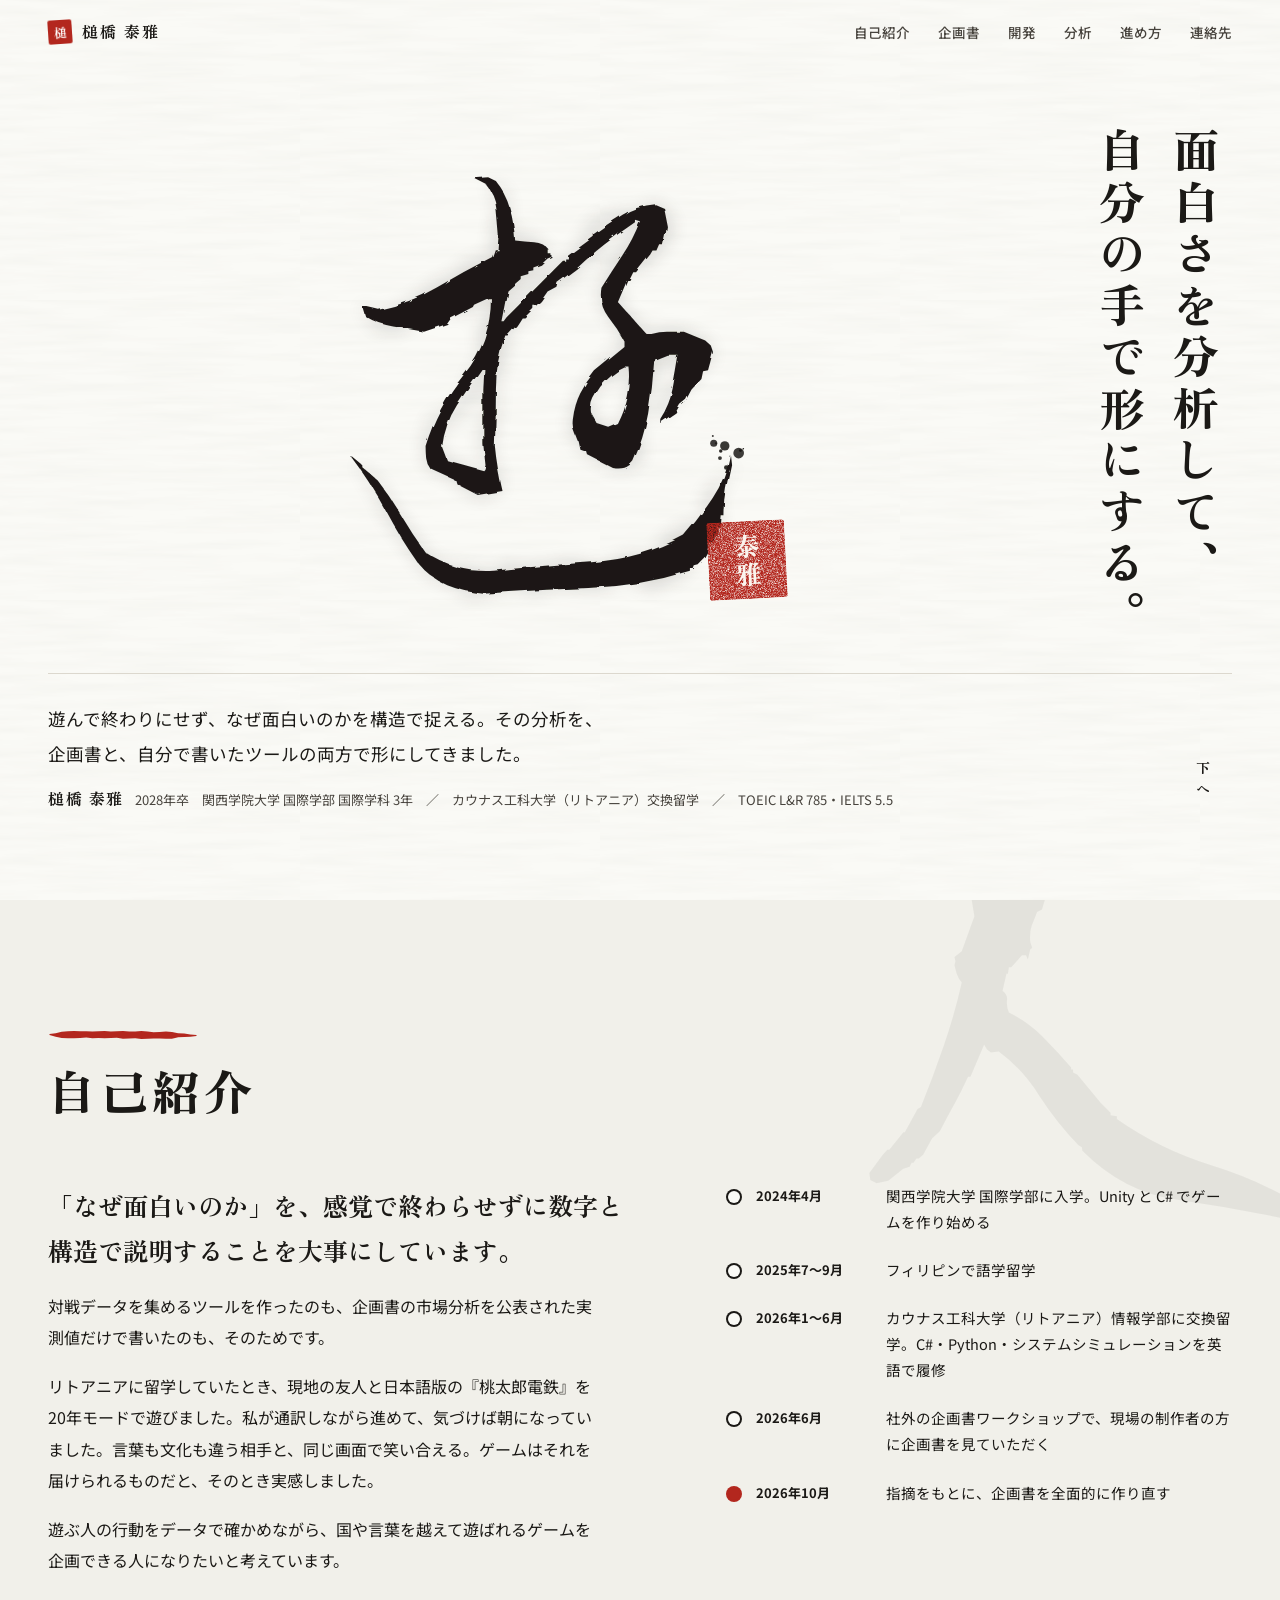
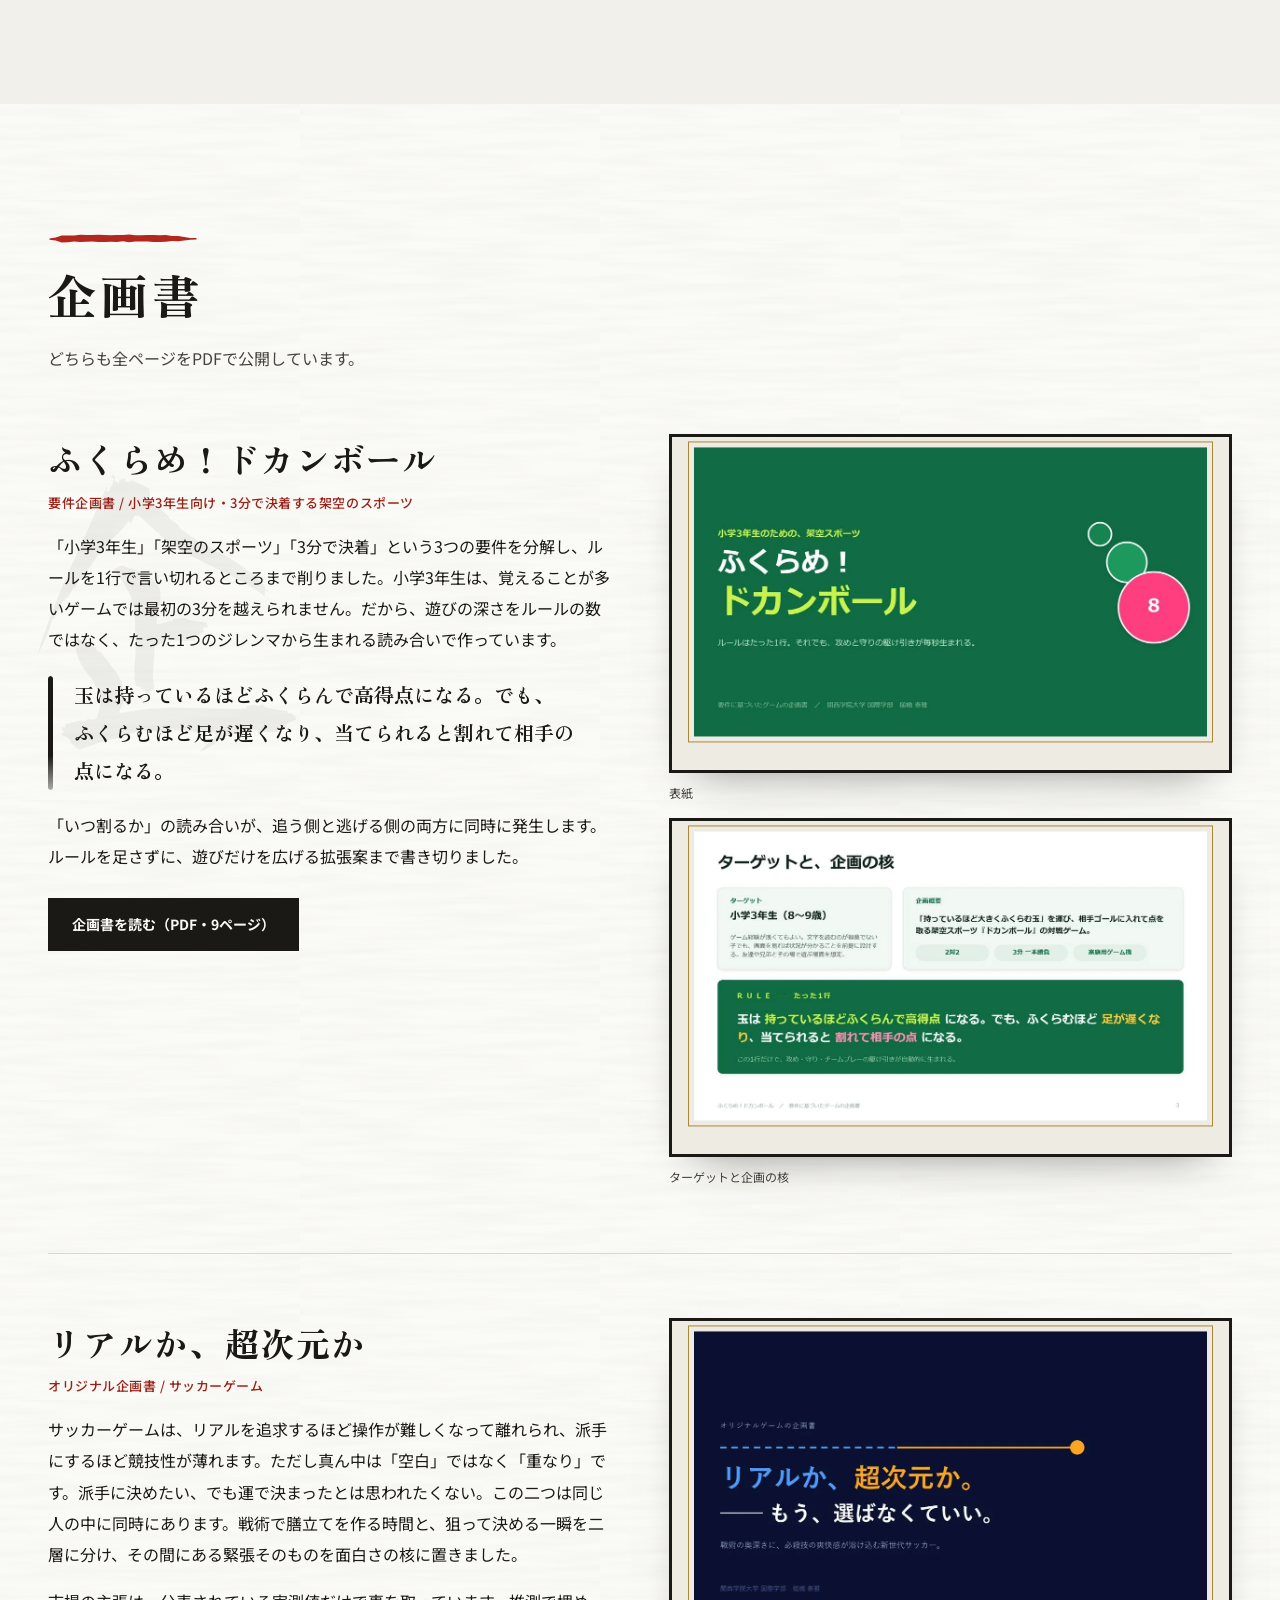
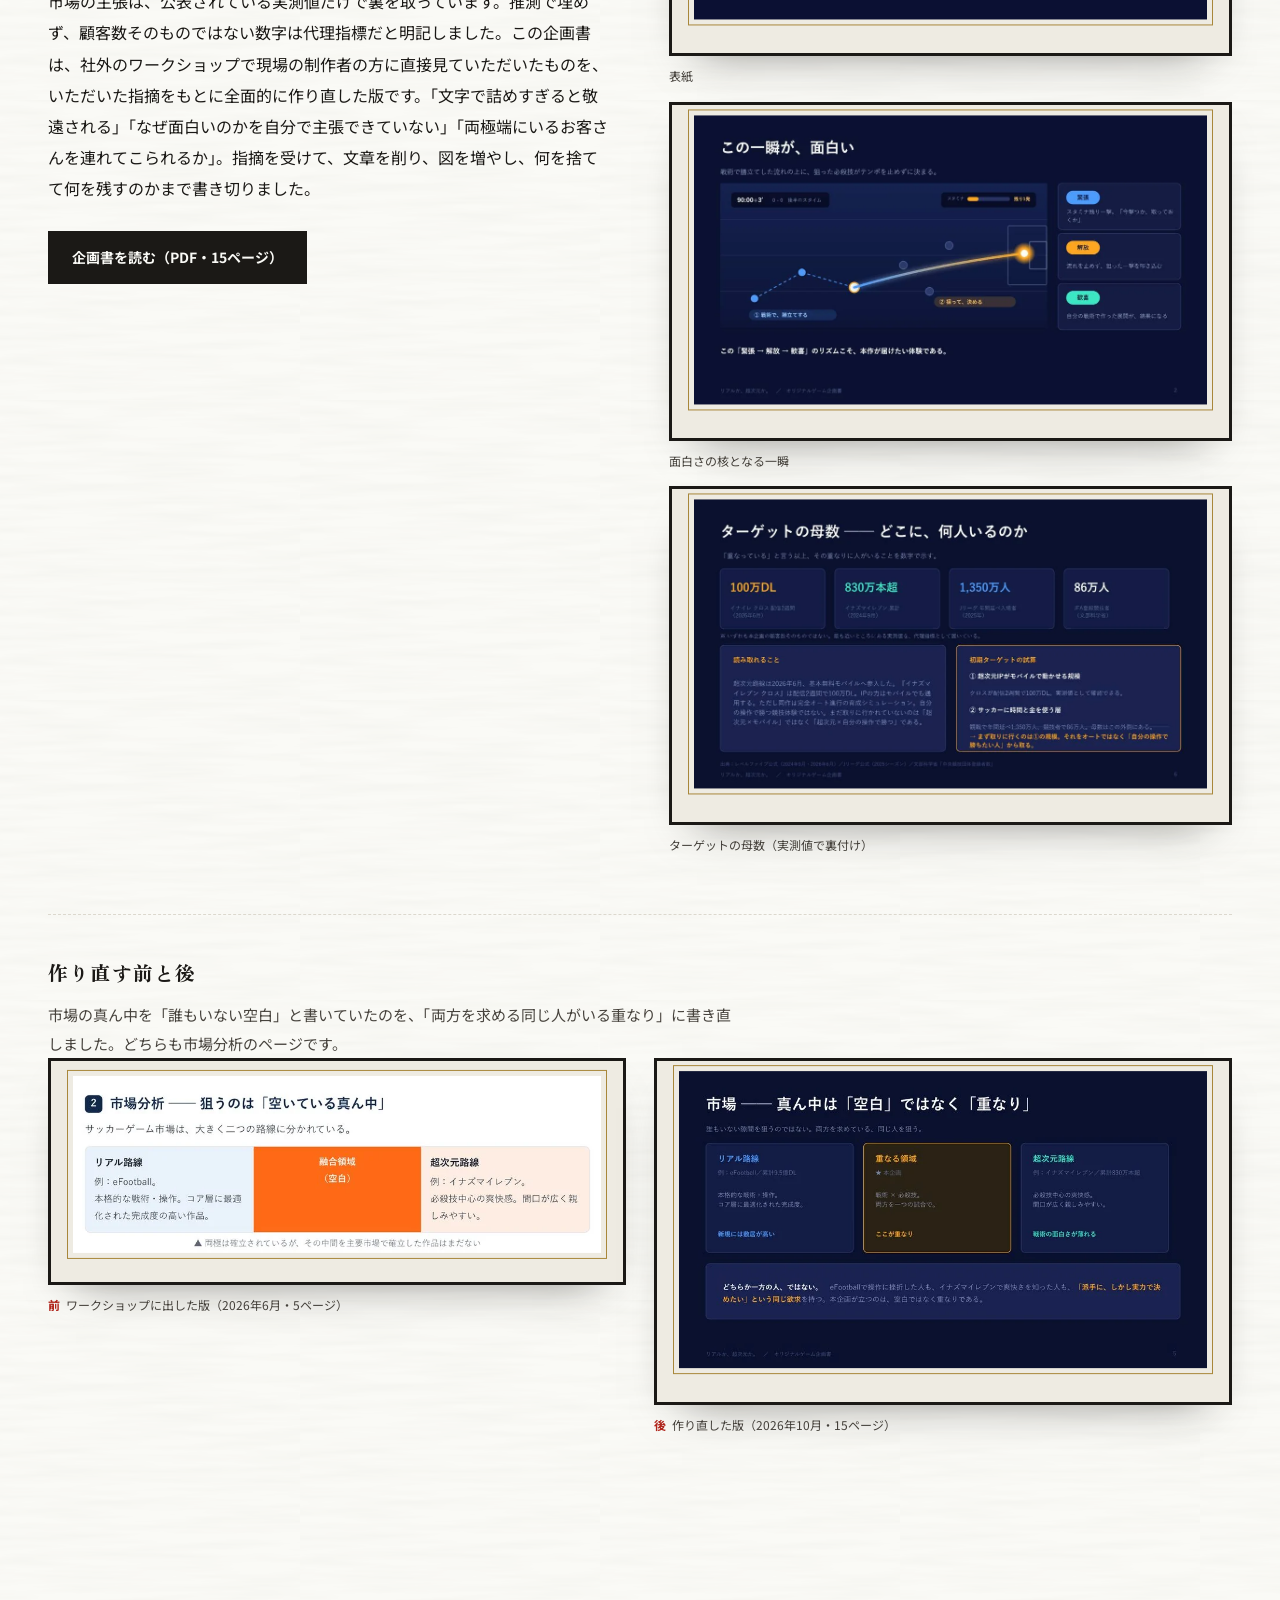
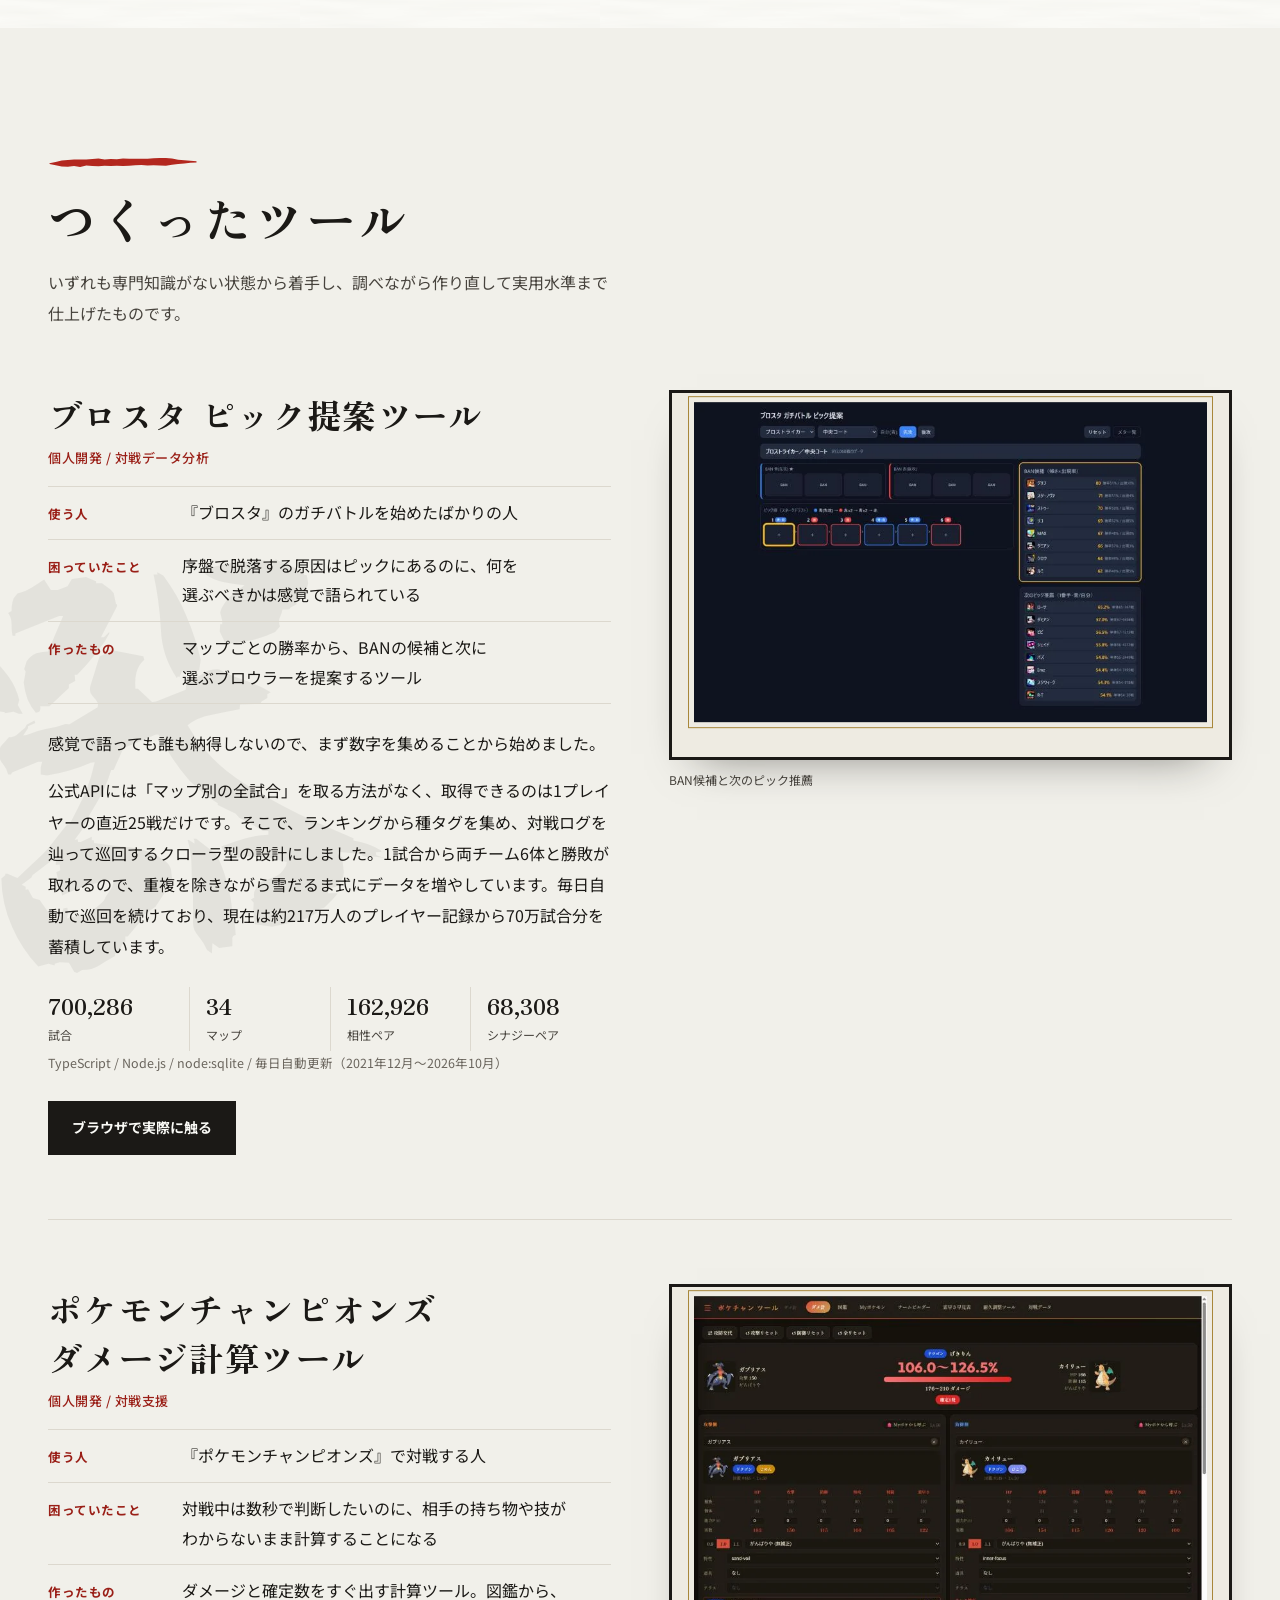
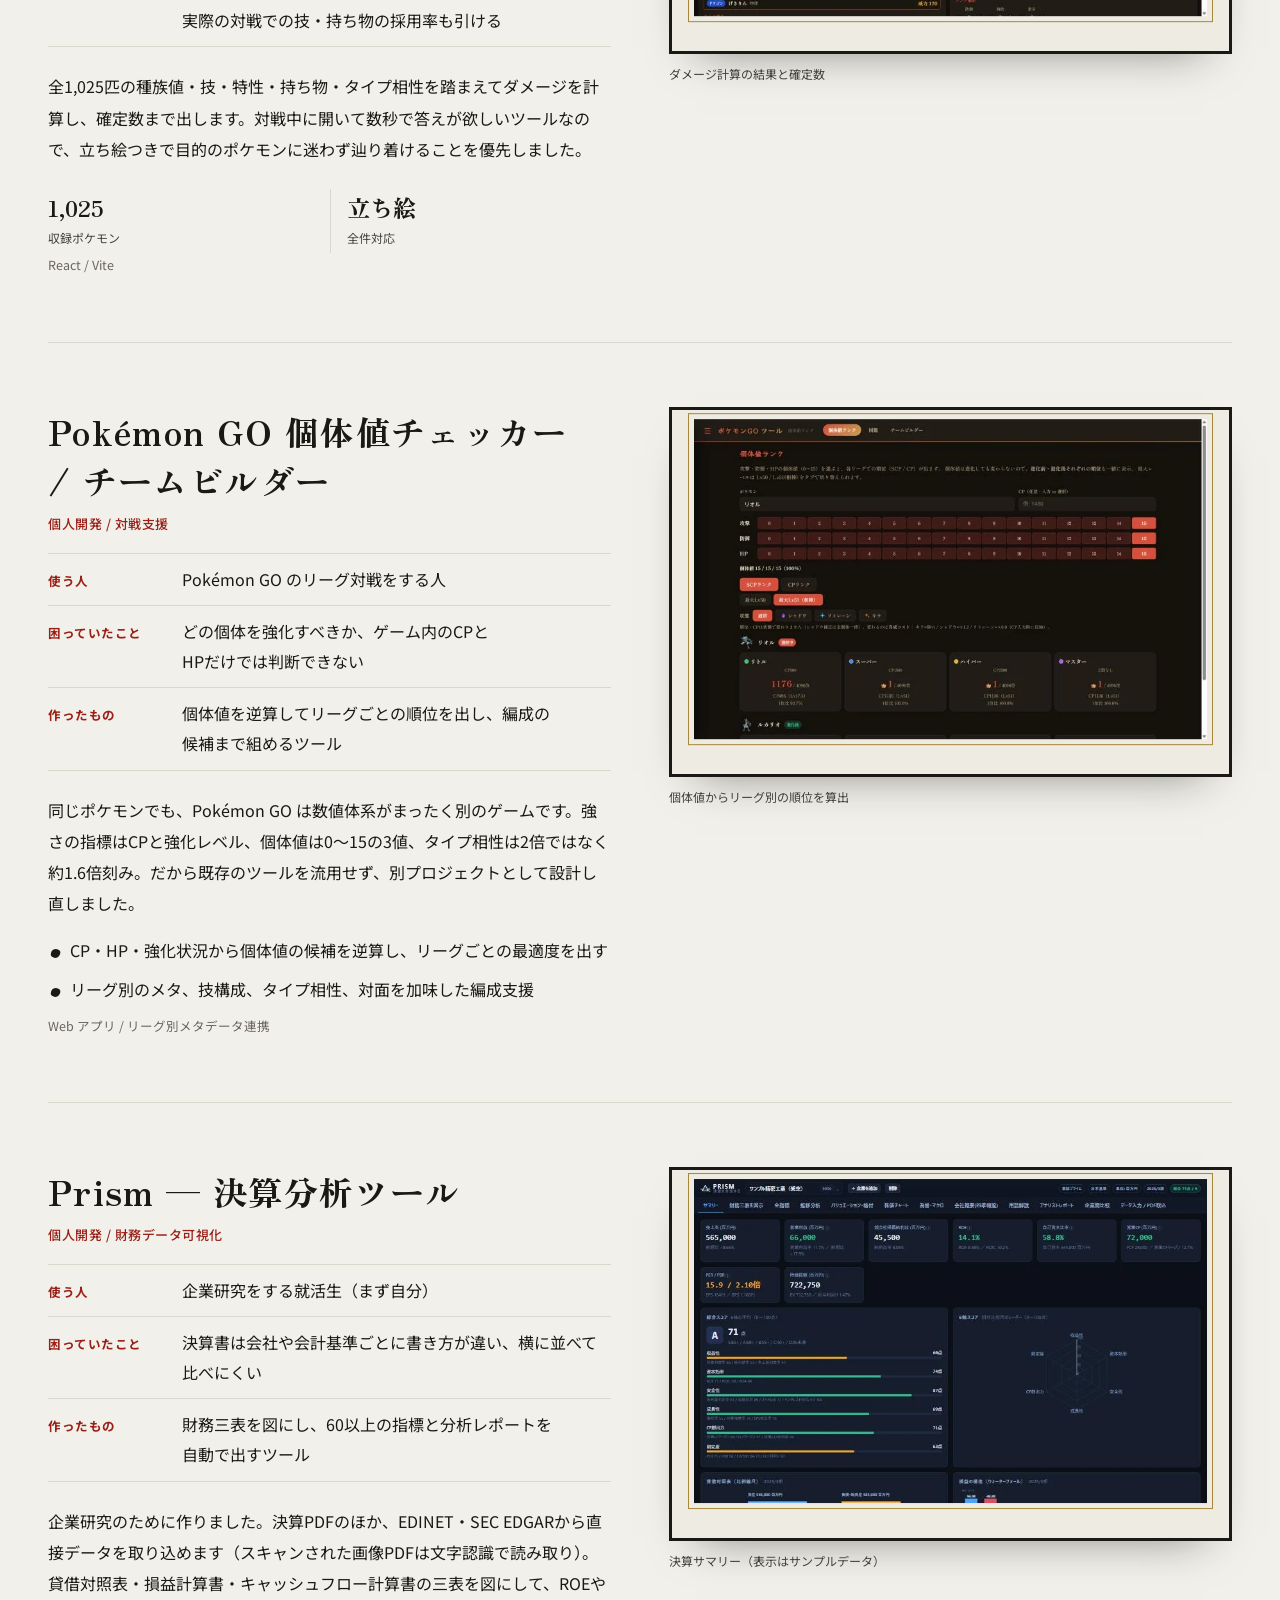
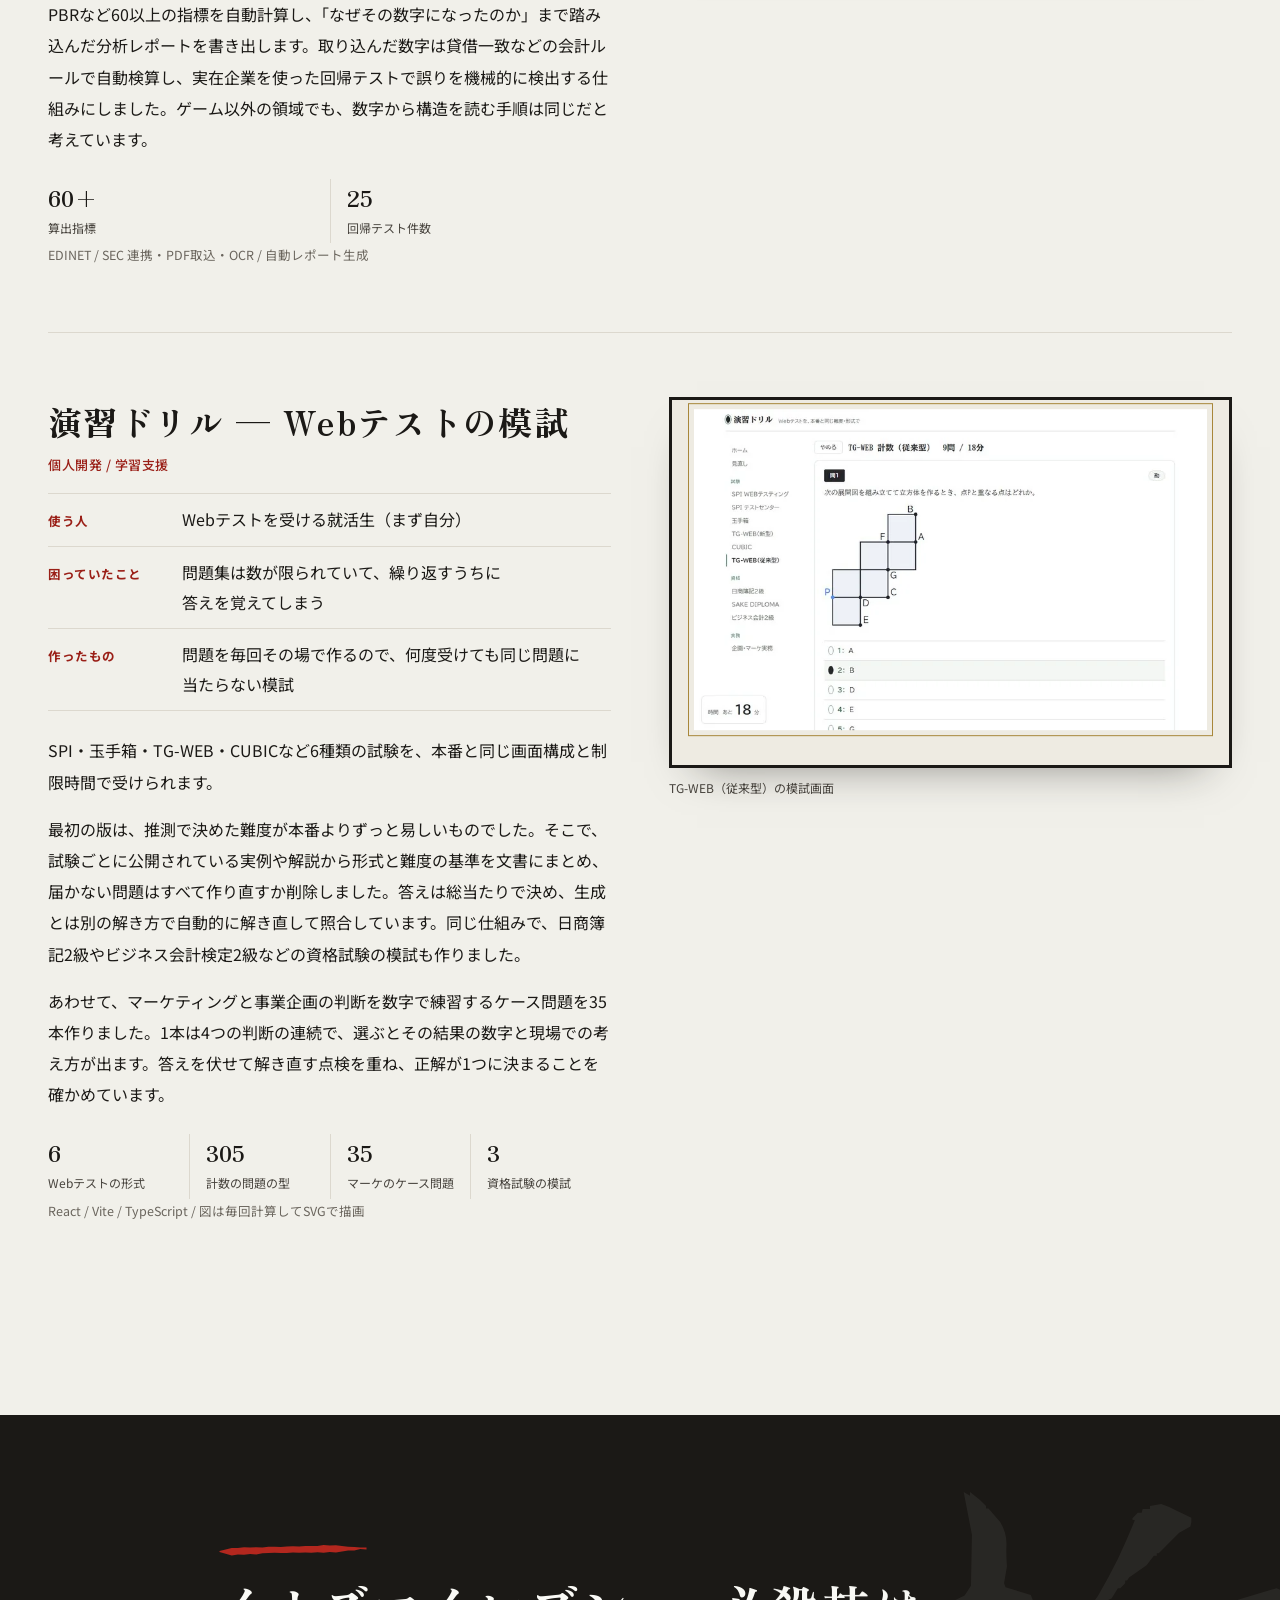
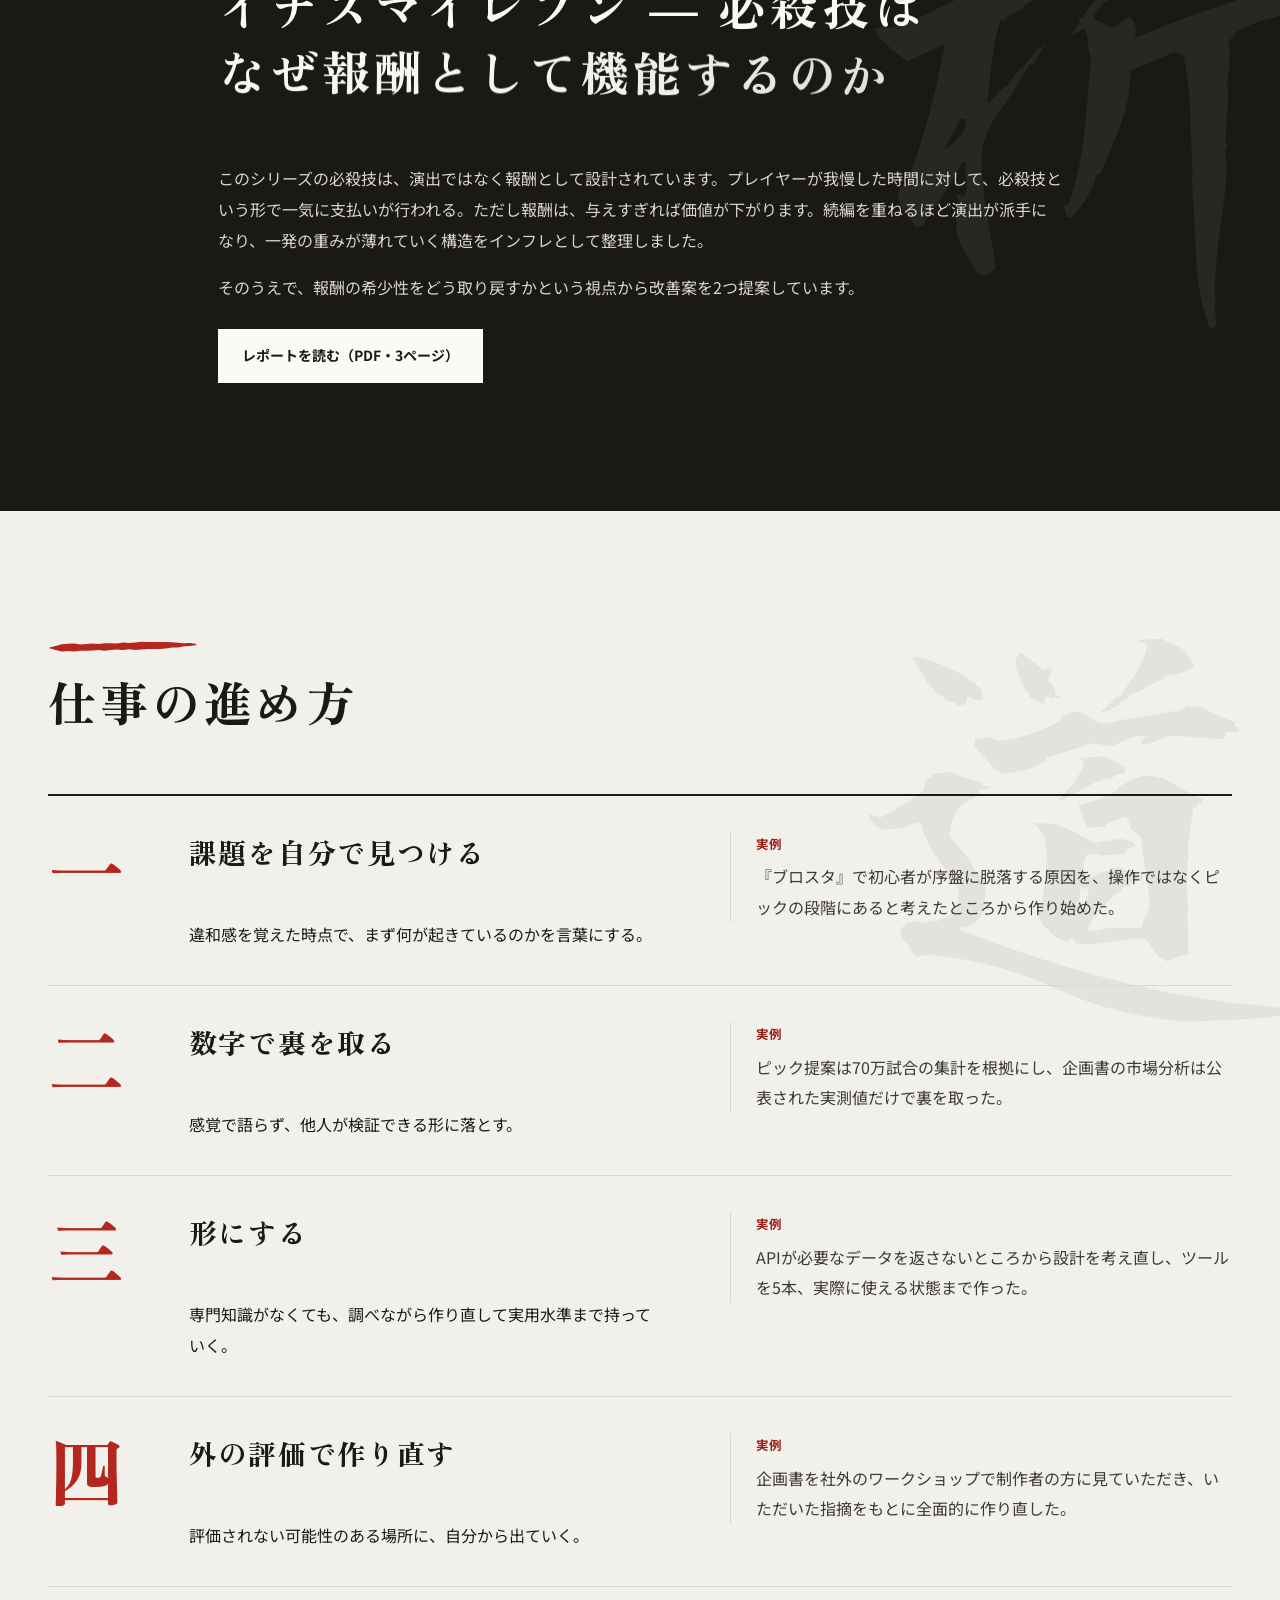
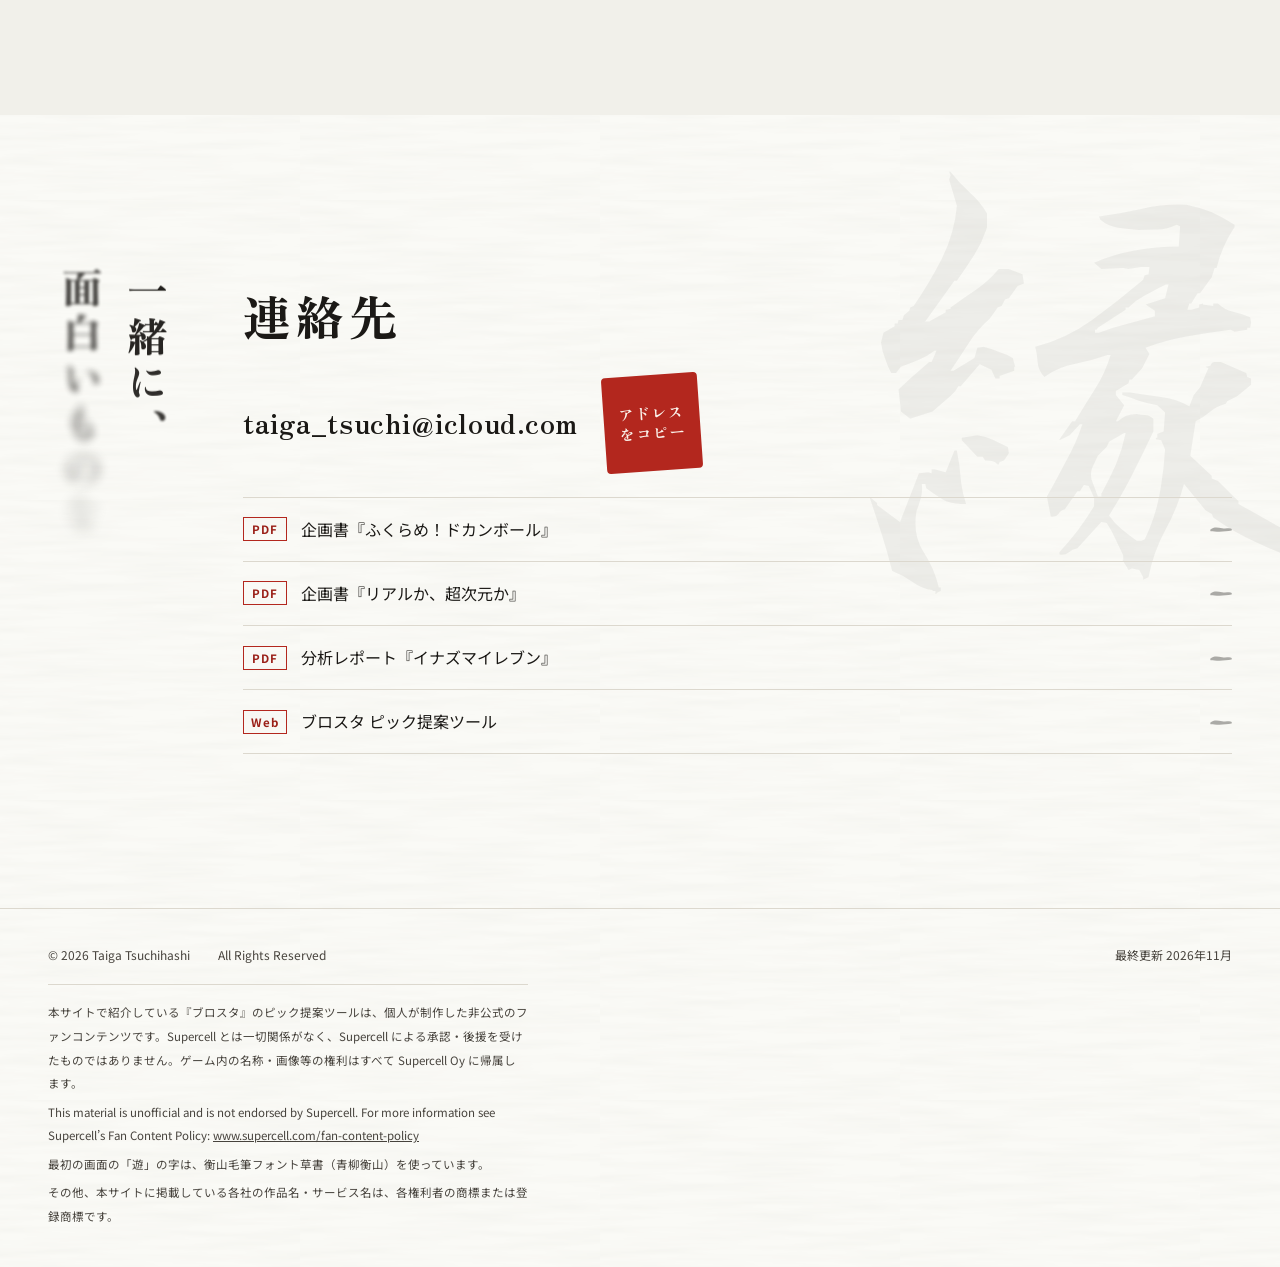
<file: index.html>
<!doctype html>
<html lang="ja">
<head>
<meta charset="utf-8">
<meta name="viewport" content="width=device-width, initial-scale=1, viewport-fit=cover">
<meta name="description" content="槌橋泰雅のポートフォリオ。ゲームの企画書、個人開発したツール、ゲーム分析レポート。">
<title>槌橋泰雅 ポートフォリオ</title>
<link rel="preconnect" href="https://fonts.googleapis.com">
<link rel="preconnect" href="https://fonts.gstatic.com" crossorigin>
<link rel="preload" as="style" href="https://fonts.googleapis.com/css2?family=Zen+Kaku+Gothic+New:wght@500;700;900&family=Zen+Old+Mincho:wght@700;900&family=Noto+Sans+JP:wght@400;500;700&display=swap">
<link rel="stylesheet" href="https://fonts.googleapis.com/css2?family=Zen+Kaku+Gothic+New:wght@500;700;900&family=Zen+Old+Mincho:wght@700;900&family=Noto+Sans+JP:wght@400;500;700&display=swap" media="print" onload="this.media='all'">
<noscript><link rel="stylesheet" href="https://fonts.googleapis.com/css2?family=Zen+Kaku+Gothic+New:wght@500;700;900&family=Zen+Old+Mincho:wght@700;900&family=Noto+Sans+JP:wght@400;500;700&display=swap"></noscript>
<link rel="icon" href="data:image/svg+xml,%3Csvg xmlns='http://www.w3.org/2000/svg' viewBox='0 0 32 32'%3E%3Crect x='3' y='3' width='26' height='26' rx='3' fill='%23B3271E' transform='rotate(-4 16 16)'/%3E%3Ctext x='16' y='23' font-size='18' text-anchor='middle' fill='%23FBF3EC' font-family='serif'%3E%E9%81%8A%3C/text%3E%3C/svg%3E">
<script>document.documentElement.classList.add("js");setTimeout(function(){if(!window.__appReady)document.documentElement.classList.remove("js")},4500)</script>
<style>
/* 宣紙（白い書道の紙）に墨。見せ場は最初の一画面の大字「遊」だけ。ほかは静かに、筆の線と襖の開きで揃える。
   色：墨・淡墨・朱（落款）・金（金箔をほんの少し）・藍（リンク）。 */
:root{
  --paper:#FAFAF6;
  --paper-2:#F1F0EA;
  --ink:#1B1916;
  --ink-2:#47433D;
  --ink-3:#6A655D;
  --rule:#DCD8CE;
  --shu:#B3271E;
  --shu-t:#9A1F17;   /* 小さい朱の字（読みやすさの基準を満たす濃さ） */
  --kin:#A8873A;
  --ai:#24456F;
  --f-mincho:"Zen Old Mincho","Hiragino Mincho ProN","Yu Mincho",serif;
  --f-body:"Noto Sans JP","Hiragino Kaku Gothic ProN","Yu Gothic",sans-serif;
  --head-h:64px;
  --ease:cubic-bezier(.65,0,.35,1);
  --ease-out:cubic-bezier(.16,1,.3,1);
  color-scheme:light;
}
*{box-sizing:border-box}
html{scroll-padding-top:var(--head-h)}
html.lenis,html.lenis body{height:auto}
.lenis.lenis-smooth{scroll-behavior:auto!important}
body{margin:0; background:var(--paper); color:var(--ink); font-family:var(--f-body);
  font-size:16px; line-height:1.95; -webkit-font-smoothing:antialiased; overflow-x:hidden;
  background-image:url("data:image/svg+xml;utf8,<svg xmlns='http://www.w3.org/2000/svg' width='300' height='300'><filter id='f'><feTurbulence type='fractalNoise' baseFrequency='.009 .12' numOctaves='3' seed='7'/><feColorMatrix values='0 0 0 0 .45  0 0 0 0 .44  0 0 0 0 .4  0 0 0 1 0'/><feComponentTransfer><feFuncA type='table' tableValues='0 0 .04 .08'/></feComponentTransfer></filter><rect width='100%25' height='100%25' filter='url(%23f)'/></svg>")}
img{max-width:100%}
a{color:var(--ai)}
::selection{background:var(--ink); color:var(--paper)}
:focus-visible{outline:2px solid var(--shu); outline-offset:3px}
/* 日本語の改行を文節で（対応していないブラウザでは今までどおり） */
h1,h2,h3,h4,.lede,.lead,.quote,.role,.fit dd,.sh p,.c-links .nm,.vt-close{word-break:auto-phrase}
p,dd,li{text-wrap:pretty}

/* ===== header ===== */
.hd{position:fixed; inset:0 0 auto 0; z-index:50; height:calc(var(--head-h) + env(safe-area-inset-top,0px));
  padding-top:env(safe-area-inset-top,0px); transition:background .4s, border-color .4s;
  border-bottom:1px solid transparent}
.hd.solid{background:color-mix(in srgb,var(--paper) 86%,transparent); backdrop-filter:blur(10px) saturate(1.2);
  border-bottom-color:var(--rule)}
.hd-in{max-width:1240px; margin:0 auto; height:var(--head-h); padding-inline:28px; display:flex; align-items:center; gap:28px}
.brand{display:inline-flex; align-items:center; gap:10px; font-family:var(--f-mincho); font-weight:700;
  font-size:16px; letter-spacing:.12em; text-decoration:none; color:var(--ink); white-space:nowrap}
.brand .seal{display:inline-grid; place-items:center; width:24px; height:24px; background:var(--shu); color:#fff;
  font-size:13px; letter-spacing:0; border-radius:2px; transform:rotate(-4deg)}
.nav{margin-left:auto; display:flex; gap:28px}
.nav a{position:relative; font-size:13.5px; font-weight:500; text-decoration:none; color:var(--ink-2); padding-block:6px; transition:color .25s}
.nav a::after{content:""; position:absolute; left:-2px; right:-2px; bottom:0; height:5px; background:var(--ink);
  -webkit-mask:var(--brush-mask) center/100% 100% no-repeat; mask:var(--brush-mask) center/100% 100% no-repeat;
  clip-path:inset(0 100% 0 0); transition:clip-path .45s var(--ease)}
.nav a:hover,.nav a.on{color:var(--ink)}
.nav a:hover::after,.nav a.on::after{clip-path:inset(0 0 0 0)}
.nav a.on::after{background:var(--shu)}
@media (max-width:760px){ .nav{display:none} }
:root{--brush-mask:url("data:image/svg+xml;utf8,<svg xmlns='http://www.w3.org/2000/svg' viewBox='0 0 200 10' preserveAspectRatio='none'><path d='M2 6 C30 2 70 3 110 4 S180 3 198 5 L197 7 C150 8 90 9 40 8 S8 9 2 6Z'/></svg>")}

/* ===== hero ===== */
.hero{position:relative; min-height:100svh; padding:calc(var(--head-h) + 1vh) 0 clamp(28px,4vh,56px); overflow:hidden;
  display:flex; flex-direction:column; justify-content:center}
.hero-in{position:relative; width:100%; max-width:1240px; margin:0 auto; padding-inline:28px;
  display:grid; grid-template-columns:minmax(0,1fr) auto; grid-template-areas:"sho vt" "foot foot"; column-gap:clamp(24px,4vw,64px); align-items:center}
.sho{grid-area:sho; position:relative; justify-self:center; width:min(58svh,52vw,680px); aspect-ratio:1;
  margin:0; padding:0; border:0; background:none; cursor:pointer; -webkit-tap-highlight-color:transparent}
.sho svg,.sho canvas{position:absolute; display:block}
.sho svg{inset:0; width:100%; height:100%; overflow:visible}
.sho canvas{inset:-22%; width:144%; height:144%; pointer-events:none}
.sho .glyph{fill:var(--ink)}
.sho .wash{fill:var(--ink); opacity:0}
.sho .hint{position:absolute; left:50%; bottom:-6px; transform:translateX(-50%); font-size:12px; color:var(--ink-2);
  letter-spacing:.2em; opacity:0; transition:opacity .4s; white-space:nowrap}
.sho:hover .hint,.sho:focus-visible .hint{opacity:1}
.hanko{position:absolute; right:3%; bottom:9%; width:15%; aspect-ratio:1; background:var(--shu); color:#FBF3EC;
  display:grid; place-items:center; font-family:var(--f-mincho); font-weight:900; font-size:clamp(14px,2.2vw,26px);
  line-height:1.05; writing-mode:vertical-rl; letter-spacing:.06em; border-radius:3px; transform:rotate(-3deg);
  box-shadow:0 0 0 2px var(--shu) inset; opacity:0;
  -webkit-mask:url("data:image/svg+xml;utf8,<svg xmlns='http://www.w3.org/2000/svg' width='120' height='120'><filter id='r'><feTurbulence type='fractalNoise' baseFrequency='.9' numOctaves='2' seed='3'/><feColorMatrix values='0 0 0 0 0  0 0 0 0 0  0 0 0 0 0  0 0 0 -2.2 1.9'/></filter><rect width='120' height='120' filter='url(%23r)'/></svg>") center/cover;
          mask:url("data:image/svg+xml;utf8,<svg xmlns='http://www.w3.org/2000/svg' width='120' height='120'><filter id='r'><feTurbulence type='fractalNoise' baseFrequency='.9' numOctaves='2' seed='3'/><feColorMatrix values='0 0 0 0 0  0 0 0 0 0  0 0 0 0 0  0 0 0 -2.2 1.9'/></filter><rect width='120' height='120' filter='url(%23r)'/></svg>") center/cover}
.hanko.on{opacity:1; animation:stamp .42s cubic-bezier(.3,1.6,.5,1) both}
@keyframes stamp{0%{opacity:0; transform:rotate(-3deg) scale(1.9)} 55%{opacity:1; transform:rotate(-3deg) scale(.94)} 100%{opacity:1; transform:rotate(-3deg) scale(1)}}
.hero.shake .hero-in{animation:shake .26s linear}
@keyframes shake{0%,100%{transform:none} 20%{transform:translate(3px,-2px)} 45%{transform:translate(-3px,2px)} 70%{transform:translate(2px,1px)}}

h1.vt{grid-area:vt; margin:0; font-family:var(--f-mincho); font-weight:900; writing-mode:vertical-rl;
  font-size:clamp(28px,min(3.6vw,5.4svh),54px); line-height:1.6; letter-spacing:.12em; height:max-content; align-self:center; color:var(--ink)}
h1.vt .ch{display:inline-block}
.js h1.vt .ch{opacity:0; filter:blur(10px); transform:translateY(-.35em)}
h1.vt.go .ch,.js h1.vt.go .ch{animation:inkIn .9s var(--ease-out) forwards; animation-delay:var(--d)}
@keyframes inkIn{to{opacity:1; filter:none; transform:none}}
.hero-foot{grid-area:foot; display:grid; grid-template-columns:minmax(0,1fr) auto; gap:clamp(24px,4vw,64px);
  align-items:start; margin-top:clamp(18px,3vh,36px); padding-top:clamp(18px,3vh,30px); border-top:1px solid var(--rule)}
.js .hero-foot > .cue{opacity:0; transform:translateY(16px); transition:opacity .9s var(--ease-out), transform .9s var(--ease-out)}
.js .hero-foot.go > .cue{opacity:1; transform:none}
.js .hero-foot.go > :nth-child(2){transition-delay:.12s}
.hero .lede{font-size:clamp(15px,1.5vw,17.5px); line-height:2; margin:0; max-width:34em}
.hero .who{font-size:13px; color:var(--ink-2); margin:12px 0 0; line-height:1.9}
.hero .who b{color:var(--ink); font-family:var(--f-mincho); font-weight:700; font-size:16px; margin-right:.7em; letter-spacing:.1em}
.stats{display:grid; grid-template-columns:repeat(4,minmax(0,1fr)); gap:0}
.stats div{padding:0 0 0 16px; border-left:1px solid var(--rule); min-width:0}
.stats b{display:block; font-family:var(--f-mincho); font-weight:900; font-size:clamp(20px,2.3vw,30px); line-height:1.2;
  font-variant-numeric:tabular-nums; letter-spacing:.02em}
.stats span{display:block; font-size:11.5px; color:var(--ink-2); margin-top:6px; line-height:1.6}
@media (max-width:860px){
  .hero{min-height:auto; padding-top:calc(var(--head-h) + 16px)}
  .hero-in{grid-template-columns:minmax(0,1fr) auto; grid-template-areas:"sho vt" "foot foot"; column-gap:8px; padding-inline:20px}
  .sho{width:min(68vw,460px)}
  h1.vt{font-size:clamp(20px,5.6vw,34px); line-height:1.55; letter-spacing:.1em}
  .hero-foot{grid-template-columns:1fr}
  .stats{grid-template-columns:repeat(2,minmax(0,1fr)); row-gap:18px}
}

/* 下へ：墨の線が伸び、先から雫が落ちる */
.cue{display:flex; align-items:flex-end; gap:14px; text-decoration:none; color:var(--ink); align-self:start; padding-top:2px}
.cue-t{writing-mode:vertical-rl; font-family:var(--f-mincho); font-weight:700; font-size:14px; letter-spacing:.5em}
.cue-l{position:relative; width:2px; height:clamp(70px,11vh,120px); background:linear-gradient(var(--ink),var(--ink)) top/100% 0 no-repeat}
.cue-l i{position:absolute; left:50%; top:0; width:7px; height:9px; margin-left:-3.5px; border-radius:50% 50% 50% 50%/60% 60% 40% 40%; background:var(--ink); opacity:0}
.hero-foot.go .cue-l{animation:cueLine 2.6s var(--ease) infinite}
.hero-foot.go .cue-l i{animation:cueDrop 2.6s var(--ease) infinite}
@keyframes cueLine{0%{background-size:100% 0} 45%{background-size:100% 100%; background-position:top} 55%{background-size:100% 100%; background-position:bottom} 100%{background-size:100% 0; background-position:bottom}}
@keyframes cueDrop{0%,40%{opacity:0; transform:translateY(0)} 48%{opacity:1; transform:translateY(calc(clamp(70px,11vh,120px) - 6px))} 75%{opacity:0; transform:translateY(calc(clamp(70px,11vh,120px) + 26px)) scaleY(1.3)} 100%{opacity:0}}
.cue:hover .cue-t{color:var(--shu)}

/* ===== bands ===== */
.band{position:relative; padding-block:clamp(72px,10vw,132px)}
.band.tint{background-color:var(--paper-2)}
.in{max-width:1240px; margin:0 auto; padding-inline:28px}
.narrow{max-width:900px}

/* 節の見出し：墨の大きな字＋朱の筆の一線 */
.sh{margin-bottom:clamp(36px,5vw,60px)}
.sh h2{font-family:var(--f-mincho); font-weight:900; font-size:clamp(28px,4vw,48px); line-height:1.35; margin:0;
  letter-spacing:.08em; text-wrap:balance}
.sh p{margin:16px 0 0; color:var(--ink-2); max-width:40em}
.rule{display:block; width:clamp(90px,12vw,150px); height:16px; margin:0 0 14px; color:var(--shu); overflow:visible}
.rule path{fill:currentColor}
.js .rule{clip-path:inset(0 100% 0 0); transition:clip-path 1s var(--ease) .1s}
.js .sh.is-visible .rule{clip-path:inset(0 -4% 0 0)}
.js .sh h2{clip-path:inset(0 0 100% 0); transform:translateY(.3em); transition:clip-path 1s var(--ease-out) .2s, transform 1s var(--ease-out) .2s}
.js .sh.is-visible h2{clip-path:inset(-10% -2% -20% 0); transform:none}

/* ===== work rows ===== */
.work{display:grid; grid-template-columns:1fr 1fr; gap:clamp(28px,4.5vw,64px); align-items:start;
  padding-block:clamp(40px,5.5vw,64px); border-top:1px solid var(--rule)}
.work:first-of-type{border-top:0; padding-top:0}
.work.flip .media{order:2}
.work .body{min-width:0}
.work h3{font-family:var(--f-mincho); font-weight:900; font-size:clamp(23px,2.9vw,34px); line-height:1.45; margin:0 0 6px;
  letter-spacing:.04em; text-wrap:balance}
.role{font-size:13px; color:var(--shu-t); font-weight:500; margin:0 0 22px; letter-spacing:.04em}
.work p{margin:0 0 16px}
.work p:last-of-type{margin-bottom:0}
@media (max-width:860px){ .work{grid-template-columns:1fr} .work.flip .media{order:0} }

/* 図版は襖が左右に開いて現れる */
.media{min-width:0; display:grid; gap:14px}
.media figure{position:relative; margin:0; min-width:0}
.media .fr{position:relative; overflow:hidden; padding:clamp(14px,1.8vw,22px); background:#EEEBE2; border:3px solid var(--ink);
  box-shadow:0 22px 44px -28px rgba(27,25,22,.55)}
.media .fr img{outline:1.5px solid var(--kin); outline-offset:5px}
.media figure > img{border:1px solid var(--rule)}
.media img{display:block; width:100%; height:auto; transition:transform .8s var(--ease-out)}
.media figure:hover img{transform:scale(1.025)}
.media figcaption{font-size:12px; color:var(--ink-2); margin-top:8px}
.js .media .fr::before,.js .media .fr::after{content:""; position:absolute; top:0; bottom:0; width:50.5%; z-index:2;
  background:var(--paper-2) radial-gradient(circle at var(--hx) 50%, rgba(27,25,22,.22) 0 7px, rgba(27,25,22,.08) 8px 9px, transparent 10px);
  box-shadow:inset 0 0 0 1px var(--rule); transition:transform 1.25s var(--ease) var(--d,0s)}
.js .media .fr::before{left:0; --hx:88%}
.js .media .fr::after{right:0; --hx:12%}
.js .media figure.is-visible .fr::before{transform:translateX(-101%)}
.js .media figure.is-visible .fr::after{transform:translateX(101%)}
.js .media .fr img{transform:scale(1.06); transition:transform 1.6s var(--ease-out) calc(var(--d,0s) + .2s)}
.js .media figure.is-visible .fr img{transform:none}
.js .media figure.is-visible:hover .fr img{transform:scale(1.025); transition-delay:0s}

.fit{margin:0 0 24px; border-top:1px solid var(--rule)}
.fit div{display:grid; grid-template-columns:7.5em 1fr; gap:14px; padding:11px 0; border-bottom:1px solid var(--rule)}
.fit dt{font-size:12.5px; font-weight:700; color:var(--shu-t); padding-top:4px; letter-spacing:.04em}
.fit dd{margin:0; font-size:16px; line-height:1.85}

.ba{grid-column:1/-1; order:3; border-top:1px dashed var(--rule); padding-top:clamp(26px,3.5vw,38px)}
.ba h4{font-family:var(--f-mincho); font-weight:900; font-size:20px; margin:0 0 8px; letter-spacing:.06em}
.ba > p{margin:0 0 20px; max-width:46em; color:var(--ink-2); font-size:15px}
.ba .media{grid-template-columns:1fr 1fr; gap:clamp(16px,2.4vw,28px); align-items:start}
.ba figcaption b{color:var(--shu); font-weight:700; margin-right:.5em}

.quote{position:relative; margin:22px 0; padding:4px 0 4px 26px; font-family:var(--f-mincho); font-weight:700;
  font-size:clamp(17px,1.8vw,20px); line-height:1.9}
.quote::before{content:""; position:absolute; left:0; top:.2em; bottom:.2em; width:5px; background:var(--ink); border-radius:3px;
  -webkit-mask:linear-gradient(180deg,#000 70%,rgba(0,0,0,.35)); mask:linear-gradient(180deg,#000 70%,rgba(0,0,0,.35))}
.metrics{display:flex; flex-wrap:wrap; gap:0; margin:24px 0 0}
.metrics div{flex:1 1 110px; min-width:0; padding:4px 16px; border-left:1px solid var(--rule)}
.metrics div:first-child{padding-left:0; border-left:0}
.metrics:has(div:only-child){display:inline-flex}
.metrics b{display:block; font-family:var(--f-mincho); font-weight:900; font-size:23px; font-variant-numeric:tabular-nums; line-height:1.3}
.metrics span{display:block; font-size:12px; color:var(--ink-2); margin-top:3px}
.stack{font-size:12.5px; color:var(--ink-3); margin:18px 0 0}
.pts{list-style:none; padding:0; margin:14px 0 0}
.pts li{position:relative; padding-left:22px; margin-bottom:8px}
.pts li::before{content:""; position:absolute; left:3px; top:.85em; width:9px; height:9px; background:var(--ink); border-radius:50% 40% 55% 45%; transform:rotate(20deg)}

.links{display:flex; flex-wrap:wrap; gap:10px; margin:26px 0 0}
.lnk{position:relative; display:inline-block; font-size:14px; font-weight:700; text-decoration:none; padding:13px 24px;
  color:var(--paper); background:var(--ink); overflow:hidden; isolation:isolate; transition:color .35s}
.lnk::before{content:""; position:absolute; inset:0; z-index:-1; background:var(--shu);
  clip-path:inset(0 100% 0 0); transition:clip-path .5s var(--ease)}
.lnk:hover::before,.lnk:focus-visible::before{clip-path:inset(0 0 0 0)}

/* ===== about ===== */
.about{display:grid; grid-template-columns:1.1fr .9fr; gap:clamp(30px,5vw,80px); align-items:start}
.about .txt p{margin:0 0 18px; max-width:34em}
.about .txt p:last-child{margin-bottom:0}
.about .txt .lead{font-family:var(--f-mincho); font-weight:700; font-size:clamp(20px,2.3vw,25px); line-height:1.8}
.tl{list-style:none; margin:0; padding:0; position:relative}
.tl::before{content:""; position:absolute; left:5px; top:10px; bottom:10px; width:2px; background:var(--ink);
  transform-origin:top; transform:scaleY(var(--tlp,1))}
.tl li{position:relative; display:grid; grid-template-columns:8em 1fr; gap:14px; padding:0 0 22px 28px; font-size:14.5px; line-height:1.8}
.tl li::before{content:""; position:absolute; left:0; top:.55em; width:12px; height:12px; border-radius:50%; background:var(--paper); box-shadow:0 0 0 2px var(--ink)}
.tl li:last-child::before{background:var(--shu); box-shadow:0 0 0 2px var(--shu)}
.tl time{font-size:13px; font-weight:700; font-variant-numeric:tabular-nums; padding-top:1px}
@media (max-width:860px){ .about{grid-template-columns:1fr} .ba .media{grid-template-columns:1fr} }
@media (max-width:440px){ .tl li,.fit div{grid-template-columns:1fr; gap:2px} }

/* ===== approach：手順。1行ずつ大きく、番号は朱の漢数字 ===== */
.grid4{display:grid; grid-template-columns:1fr; gap:0; border-top:2px solid var(--ink)}
.card{display:grid; grid-template-columns:clamp(64px,8vw,110px) minmax(0,1fr) minmax(0,1fr); gap:clamp(16px,3vw,48px);
  padding:clamp(24px,3vw,36px) 0; border-bottom:1px solid var(--rule); align-items:start; min-width:0}
.card .n{grid-row:1/3; font-family:var(--f-mincho); font-size:clamp(48px,6vw,84px); font-weight:900; color:var(--shu); line-height:.95}
.card h3{font-family:var(--f-mincho); font-weight:900; font-size:clamp(21px,2.4vw,28px); margin:0 0 8px; line-height:1.45; letter-spacing:.06em}
.card > p:not(.ev){margin:0; font-size:16px; line-height:1.9; color:var(--ink); grid-column:2}
.card .ev{grid-column:3; grid-row:1/3; margin:0; padding:0 0 0 clamp(16px,2vw,28px); border-left:1px solid var(--rule); font-size:16px; line-height:1.9; color:#3E3A34}
.card .ev b{display:block; font-weight:700; font-size:12.5px; color:var(--shu-t); margin:0 0 6px}
@media (max-width:860px){ .card{grid-template-columns:56px minmax(0,1fr)} .card .ev{grid-column:2; grid-row:auto; border-left:0; padding:12px 0 0; border-top:1px dashed var(--rule)} }

/* ===== 分析：墨の帯（ページの中で一か所だけ黒地） ===== */
.band.ink{background:var(--ink); color:#ECE9E1}
.band.ink .sh p,.band.ink p{color:#D9D5CB}
.band.ink .sh h2{color:#FAFAF6}
.band.ink .lnk{background:#FAFAF6; color:var(--ink)}
.band.ink .lnk:hover{color:#FAFAF6}
.band.ink .wm{fill:#FAFAF6; opacity:.06}

/* ===== 節の扉の大字（薄い墨） ===== */
.band{overflow:hidden}
.band > .in{position:relative; z-index:1}
.wm{position:absolute; right:-4vw; top:clamp(-40px,-3vw,0px); width:clamp(260px,38vw,560px); height:auto; fill:var(--ink); opacity:.05; pointer-events:none; z-index:0}
.band.tint .wm{opacity:.06}
#works .wm{right:auto; left:1vw; top:-1vw; width:clamp(220px,24vw,360px)}
#tools .wm{right:auto; left:-6vw}



/* ===== contact：締め。縦書きの一言・連絡先・朱の印 ===== */
#contact{padding-block:clamp(90px,12vw,160px)}
.contact{display:grid; grid-template-columns:auto minmax(0,1fr); gap:clamp(28px,5vw,80px); align-items:center}
.vt-close{margin:0; writing-mode:vertical-rl; font-family:var(--f-mincho); font-weight:900; font-size:clamp(26px,3.2vw,44px);
  line-height:1.6; letter-spacing:.14em; color:var(--ink); align-self:stretch}
.contact h2{font-family:var(--f-mincho); font-weight:900; font-size:clamp(28px,4vw,48px); margin:0 0 12px; letter-spacing:.1em}
.mail{font-family:var(--f-mincho); font-size:clamp(18px,2.4vw,28px); font-weight:700; word-break:break-all; margin:0; letter-spacing:.02em}
.c-links{list-style:none; margin:26px 0 0; padding:0; border-top:1px solid var(--rule)}
.c-links li{border-bottom:1px solid var(--rule)}
.c-links a{display:flex; align-items:center; gap:14px; padding:16px 0; color:var(--ink); text-decoration:none; font-size:16px; transition:color .25s, padding .35s var(--ease)}
.c-links .tag{flex:none; display:inline-grid; place-items:center; min-width:44px; height:24px; padding:0 6px; border:1.5px solid var(--shu); color:var(--shu-t); font-size:11.5px; font-weight:700; letter-spacing:.06em}
.c-links a::after{content:""; margin-left:auto; width:22px; height:8px; background:currentColor; opacity:.35;
  -webkit-mask:var(--brush-mask) center/100% 100% no-repeat; mask:var(--brush-mask) center/100% 100% no-repeat; transition:opacity .25s, transform .35s var(--ease)}
.c-links a:hover::after{opacity:1; transform:translateX(6px)}
.c-links a:hover{color:var(--shu); padding-left:10px}
button{font-family:var(--f-body)}
.mail-row{display:flex; flex-wrap:wrap; align-items:center; gap:18px 26px}
#copy{position:relative; width:96px; height:96px; border:0; cursor:pointer; background:var(--shu); color:#FBF3EC; flex:none;
  font-family:var(--f-mincho); font-weight:900; font-size:15px; line-height:1.35; letter-spacing:.1em; border-radius:4px;
  transform:rotate(-4deg); transition:transform .25s cubic-bezier(.3,1.6,.5,1), box-shadow .25s}
#copy:hover{transform:rotate(-4deg) scale(1.05)}
#copy:active{transform:rotate(-4deg) scale(.94)}
#copy.done{box-shadow:0 0 0 10px rgba(179,39,30,.12)}
@media (max-width:560px){ .vt-close{font-size:22px} }

footer{border-top:1px solid var(--rule); color:var(--ink-2); padding-block:34px}
footer .in{display:flex; flex-wrap:wrap; gap:12px 28px; align-items:center; font-size:12px}
footer .sp{margin-left:auto}
footer .rights{margin-top:18px; padding-top:16px; border-top:1px solid var(--rule); font-size:11.5px; line-height:2.05; max-width:80ch}
footer .rights p{margin:0 0 9px}
footer .rights p{margin:0 0 5px}
footer .rights a{color:inherit; text-decoration:underline}

/* ===== 出てくる動き（JS が .js を付けたときだけ） ===== */
.js .rev{opacity:0; transform:translateY(36px); transition:opacity 1s var(--ease-out) var(--d,0s), transform 1s var(--ease-out) var(--d,0s)}
.js .rev.is-visible{opacity:1; transform:none}

/* ===== カーソル：筆先（マウスのときだけ） ===== */
#ink{position:fixed; inset:0; width:100vw; height:100vh; pointer-events:none; z-index:60}
.gs .sh h2{clip-path:none!important; transform:none!important}
.sc{display:inline-block}
#trail{position:fixed; inset:0; width:100vw; height:100vh; pointer-events:none; z-index:70}
.tip{position:fixed; left:0; top:0; z-index:80; width:10px; height:10px; margin:-5px 0 0 -5px; border-radius:50%;
  background:var(--ink); pointer-events:none; opacity:0; transition:opacity .2s, width .25s, height .25s, margin .25s, background .25s}
.tip.on{opacity:1}
.tip.hot{width:30px; height:30px; margin:-15px 0 0 -15px; background:color-mix(in srgb,var(--shu) 85%,transparent)}
@media (hover:none),(pointer:coarse){ #trail,.tip{display:none} }

@media (prefers-reduced-motion:reduce){
  *,*::before,*::after{animation-duration:.001s!important; animation-delay:0s!important; transition-duration:.001s!important; transition-delay:0s!important}
  #trail,.tip{display:none}
}

</style>
</head>
<body>

<header class="hd">
  <div class="hd-in">
    <a class="brand" href="#top"><span class="seal" aria-hidden="true">槌</span>槌橋 泰雅</a>
    <nav class="nav">
      <a href="#about">自己紹介</a>
      <a href="#works">企画書</a>
      <a href="#tools">開発</a>
      <a href="#analysis">分析</a>
      <a href="#approach">進め方</a>
      <a href="#contact">連絡先</a>
    </nav>
  </div>
</header>

<section class="hero" id="top">
  <div class="hero-in">
    <button class="sho" type="button" aria-label="大字「遊」をもう一度書く">
      <canvas aria-hidden="true"></canvas>
      <svg aria-hidden="true" focusable="false"></svg>
      <span class="hanko" aria-hidden="true">泰雅</span>
      <span class="hint" aria-hidden="true">押すと、もう一度書く</span>
    </button>
    <h1 class="vt">面白さを分析して、<br>自分の手で形にする。</h1>
    <div class="hero-foot">
      <div>
        <p class="lede">遊んで終わりにせず、なぜ面白いのかを構造で捉える。その分析を、企画書と、自分で書いたツールの両方で形にしてきました。</p>
        <p class="who"><b>槌橋 泰雅</b>2028年卒　関西学院大学 国際学部 国際学科 3年　／　カウナス工科大学（リトアニア）交換留学　／　TOEIC L&amp;R 785・IELTS 5.5</p>
      </div>
      <a class="cue" href="#about" aria-label="自己紹介へ進む"><span class="cue-t">下へ</span><span class="cue-l" aria-hidden="true"><i></i></span></a>
    </div>
  </div>
</section>

<section class="band tint" id="about">
  <div class="in">
    <div class="sh">
      <div class="rule"></div>
      <h2>自己紹介</h2>
    </div>
    <div class="about">
      <div class="txt">
        <p class="lead">「なぜ面白いのか」を、感覚で終わらせずに数字と構造で説明することを大事にしています。</p>
        <p>対戦データを集めるツールを作ったのも、企画書の市場分析を公表された実測値だけで書いたのも、そのためです。</p>
        <p>リトアニアに留学していたとき、現地の友人と日本語版の『桃太郎電鉄』を20年モードで遊びました。私が通訳しながら進めて、気づけば朝になっていました。言葉も文化も違う相手と、同じ画面で笑い合える。ゲームはそれを届けられるものだと、そのとき実感しました。</p>
        <p>遊ぶ人の行動をデータで確かめながら、国や言葉を越えて遊ばれるゲームを企画できる人になりたいと考えています。</p>
      </div>
      <ol class="tl">
        <li><time>2024年4月</time><span>関西学院大学 国際学部に入学。Unity と C# でゲームを作り始める</span></li>
        <li><time>2025年7〜9月</time><span>フィリピンで語学留学</span></li>
        <li><time>2026年1〜6月</time><span>カウナス工科大学（リトアニア）情報学部に交換留学。C#・Python・システムシミュレーションを英語で履修</span></li>
        <li><time>2026年6月</time><span>社外の企画書ワークショップで、現場の制作者の方に企画書を見ていただく</span></li>
        <li><time>2026年10月</time><span>指摘をもとに、企画書を全面的に作り直す</span></li>
      </ol>
    </div>
  </div>
</section>

<section class="band" id="works">
  <div class="in">
    <div class="sh">
      <div class="rule"></div>
      <h2>企画書</h2>
      <p>どちらも全ページをPDFで公開しています。</p>
    </div>

    <article class="work">
      <div class="body">
        <h3>ふくらめ！ドカンボール</h3>
        <p class="role">要件企画書 / 小学3年生向け・3分で決着する架空のスポーツ</p>
        <p>「小学3年生」「架空のスポーツ」「3分で決着」という3つの要件を分解し、ルールを1行で言い切れるところまで削りました。小学3年生は、覚えることが多いゲームでは最初の3分を越えられません。だから、遊びの深さをルールの数ではなく、たった1つのジレンマから生まれる読み合いで作っています。</p>
        <p class="quote">玉は持っているほどふくらんで高得点になる。でも、ふくらむほど足が遅くなり、当てられると割れて相手の点になる。</p>
        <p>「いつ割るか」の読み合いが、追う側と逃げる側の両方に同時に発生します。ルールを足さずに、遊びだけを広げる拡張案まで書き切りました。</p>
        <div class="links"><a class="lnk solid" href="docs/dokanball.pdf">企画書を読む（PDF・9ページ）</a></div>
      </div>
      <div class="media">
        <figure><img src="assets/img/dokan_cover.webp" width="1100" height="619" loading="lazy" decoding="async" alt="『ふくらめ！ドカンボール』企画書の表紙"><figcaption>表紙</figcaption></figure>
        <figure><img src="assets/img/dokan_rule.webp" width="1100" height="619" loading="lazy" decoding="async" alt="ターゲットと企画の核となるルールを示したページ"><figcaption>ターゲットと企画の核</figcaption></figure>
      </div>
    </article>

    <article class="work flip">
      <div class="media">
        <figure><img src="assets/img/real_cover.webp" width="1100" height="619" loading="lazy" decoding="async" alt="『リアルか、超次元か』企画書の表紙"><figcaption>表紙</figcaption></figure>
        <figure><img src="assets/img/real_hero.webp" width="1100" height="619" loading="lazy" decoding="async" alt="戦術の組み立てからシュートまでの流れを図示したページ"><figcaption>面白さの核となる一瞬</figcaption></figure>
        <figure><img src="assets/img/real_extra.webp" width="1100" height="619" loading="lazy" decoding="async" alt="ターゲットの母数を実測値で示したページ"><figcaption>ターゲットの母数（実測値で裏付け）</figcaption></figure>
      </div>
      <div class="body">
        <h3>リアルか、超次元か</h3>
        <p class="role">オリジナル企画書 / サッカーゲーム</p>
        <p>サッカーゲームは、リアルを追求するほど操作が難しくなって離れられ、派手にするほど競技性が薄れます。ただし真ん中は「空白」ではなく「重なり」です。派手に決めたい、でも運で決まったとは思われたくない。この二つは同じ人の中に同時にあります。戦術で膳立てを作る時間と、狙って決める一瞬を二層に分け、その間にある緊張そのものを面白さの核に置きました。</p>
        <p>市場の主張は、公表されている実測値だけで裏を取っています。推測で埋めず、顧客数そのものではない数字は代理指標だと明記しました。この企画書は、社外のワークショップで現場の制作者の方に直接見ていただいたものを、いただいた指摘をもとに全面的に作り直した版です。「文字で詰めすぎると敬遠される」「なぜ面白いのかを自分で主張できていない」「両極端にいるお客さんを連れてこられるか」。指摘を受けて、文章を削り、図を増やし、何を捨てて何を残すのかまで書き切りました。</p>
        <div class="links"><a class="lnk solid" href="docs/real-or-ultra.pdf">企画書を読む（PDF・15ページ）</a></div>
      </div>
      <div class="ba">
        <h4>作り直す前と後</h4>
        <p>市場の真ん中を「誰もいない空白」と書いていたのを、「両方を求める同じ人がいる重なり」に書き直しました。どちらも市場分析のページです。</p>
        <div class="media">
          <figure><img src="assets/img/real_before.webp" width="900" height="301" loading="lazy" decoding="async" alt="作り直す前の市場分析。リアル路線と超次元路線の間を「融合領域（空白）」と書いている"><figcaption><b>前</b>ワークショップに出した版（2026年6月・5ページ）</figcaption></figure>
          <figure><img src="assets/img/real_after.webp" width="900" height="506" loading="lazy" decoding="async" alt="作り直した後の市場分析。真ん中を「重なる領域」とし、両方を求める同じ人を狙うと書いている"><figcaption><b>後</b>作り直した版（2026年10月・15ページ）</figcaption></figure>
        </div>
      </div>
    </article>
  </div>
</section>

<section class="band tint" id="tools">
  <div class="in">
    <div class="sh">
      <div class="rule"></div>
      <h2>つくったツール</h2>
      <p>いずれも専門知識がない状態から着手し、調べながら作り直して実用水準まで仕上げたものです。</p>
    </div>

    <article class="work">
      <div class="body">
        <h3>ブロスタ ピック提案ツール</h3>
        <p class="role">個人開発 / 対戦データ分析</p>
        <dl class="fit">
          <div><dt>使う人</dt><dd>『ブロスタ』のガチバトルを始めたばかりの人</dd></div>
          <div><dt>困っていたこと</dt><dd>序盤で脱落する原因はピックにあるのに、何を選ぶべきかは感覚で語られている</dd></div>
          <div><dt>作ったもの</dt><dd>マップごとの勝率から、BANの候補と次に選ぶブロウラーを提案するツール</dd></div>
        </dl>
        <p>感覚で語っても誰も納得しないので、まず数字を集めることから始めました。</p>
        <p>公式APIには「マップ別の全試合」を取る方法がなく、取得できるのは1プレイヤーの直近25戦だけです。そこで、ランキングから種タグを集め、対戦ログを辿って巡回するクローラ型の設計にしました。1試合から両チーム6体と勝敗が取れるので、重複を除きながら雪だるま式にデータを増やしています。毎日自動で巡回を続けており、現在は約217万人のプレイヤー記録から70万試合分を蓄積しています。</p>
        <div class="metrics">
          <div><b>700,286</b><span>試合</span></div>
          <div><b>34</b><span>マップ</span></div>
          <div><b>162,926</b><span>相性ペア</span></div>
          <div><b>68,308</b><span>シナジーペア</span></div>
        </div>
        <p class="stack">TypeScript / Node.js / node:sqlite / 毎日自動更新（2021年12月〜2026年10月）</p>
        <div class="links"><a class="lnk solid" href="apps/brawl/">ブラウザで実際に触る</a></div>
      </div>
      <div class="media">
        <figure><img src="assets/img/shot_brawl.webp" width="800" height="500" loading="lazy" decoding="async" alt="BAN候補と次のピック推薦。各ブロウラーの勝率と出現率を並べて表示する"><figcaption>BAN候補と次のピック推薦</figcaption></figure>
      </div>
    </article>

    <article class="work flip">
      <div class="media">
        <figure><img src="assets/img/shot_dame.webp" width="800" height="500" loading="lazy" decoding="async" alt="ダメージ計算の結果。与ダメージの幅と確定数を即座に出す"><figcaption>ダメージ計算の結果と確定数</figcaption></figure>
      </div>
      <div class="body">
        <h3>ポケモンチャンピオンズ ダメージ計算ツール</h3>
        <p class="role">個人開発 / 対戦支援</p>
        <dl class="fit">
          <div><dt>使う人</dt><dd>『ポケモンチャンピオンズ』で対戦する人</dd></div>
          <div><dt>困っていたこと</dt><dd>対戦中は数秒で判断したいのに、相手の持ち物や技がわからないまま計算することになる</dd></div>
          <div><dt>作ったもの</dt><dd>ダメージと確定数をすぐ出す計算ツール。図鑑から、実際の対戦での技・持ち物の採用率も引ける</dd></div>
        </dl>
        <p>全1,025匹の種族値・技・特性・持ち物・タイプ相性を踏まえてダメージを計算し、確定数まで出します。対戦中に開いて数秒で答えが欲しいツールなので、立ち絵つきで目的のポケモンに迷わず辿り着けることを優先しました。</p>
        <div class="metrics">
          <div><b>1,025</b><span>収録ポケモン</span></div>
          <div><b>立ち絵</b><span>全件対応</span></div>
        </div>
        <p class="stack">React / Vite</p>
      </div>
    </article>

    <article class="work">
      <div class="body">
        <h3>Pokémon GO 個体値チェッカー / チームビルダー</h3>
        <p class="role">個人開発 / 対戦支援</p>
        <dl class="fit">
          <div><dt>使う人</dt><dd>Pokémon GO のリーグ対戦をする人</dd></div>
          <div><dt>困っていたこと</dt><dd>どの個体を強化すべきか、ゲーム内のCPとHPだけでは判断できない</dd></div>
          <div><dt>作ったもの</dt><dd>個体値を逆算してリーグごとの順位を出し、編成の候補まで組めるツール</dd></div>
        </dl>
        <p>同じポケモンでも、Pokémon GO は数値体系がまったく別のゲームです。強さの指標はCPと強化レベル、個体値は0〜15の3値、タイプ相性は2倍ではなく約1.6倍刻み。だから既存のツールを流用せず、別プロジェクトとして設計し直しました。</p>
        <ul class="pts">
          <li>CP・HP・強化状況から個体値の候補を逆算し、リーグごとの最適度を出す</li>
          <li>リーグ別のメタ、技構成、タイプ相性、対面を加味した編成支援</li>
        </ul>
        <p class="stack">Web アプリ / リーグ別メタデータ連携</p>
      </div>
      <div class="media">
        <figure><img src="assets/img/shot_pogo.webp" width="800" height="500" loading="lazy" decoding="async" alt="個体値ランク。0〜15の個体値からリーグ別の順位を算出する"><figcaption>個体値からリーグ別の順位を算出</figcaption></figure>
      </div>
    </article>

    <article class="work flip">
      <div class="media">
        <figure><img src="assets/img/shot_prism.webp" width="800" height="505" loading="lazy" decoding="async" alt="決算サマリー。主要指標と6軸スコア、財務三表の図示"><figcaption>決算サマリー（表示はサンプルデータ）</figcaption></figure>
      </div>
      <div class="body">
        <h3>Prism — 決算分析ツール</h3>
        <p class="role">個人開発 / 財務データ可視化</p>
        <dl class="fit">
          <div><dt>使う人</dt><dd>企業研究をする就活生（まず自分）</dd></div>
          <div><dt>困っていたこと</dt><dd>決算書は会社や会計基準ごとに書き方が違い、横に並べて比べにくい</dd></div>
          <div><dt>作ったもの</dt><dd>財務三表を図にし、60以上の指標と分析レポートを自動で出すツール</dd></div>
        </dl>
        <p>企業研究のために作りました。決算PDFのほか、EDINET・SEC EDGARから直接データを取り込めます（スキャンされた画像PDFは文字認識で読み取り）。貸借対照表・損益計算書・キャッシュフロー計算書の三表を図にして、ROEやPBRなど60以上の指標を自動計算し、「なぜその数字になったのか」まで踏み込んだ分析レポートを書き出します。取り込んだ数字は貸借一致などの会計ルールで自動検算し、実在企業を使った回帰テストで誤りを機械的に検出する仕組みにしました。ゲーム以外の領域でも、数字から構造を読む手順は同じだと考えています。</p>
        <div class="metrics">
          <div><b>60+</b><span>算出指標</span></div>
          <div><b>25</b><span>回帰テスト件数</span></div>
        </div>
        <p class="stack">EDINET / SEC 連携・PDF取込・OCR / 自動レポート生成</p>
      </div>
    </article>

    <article class="work">
      <div class="body">
        <h3>演習ドリル — Webテストの模試</h3>
        <p class="role">個人開発 / 学習支援</p>
        <dl class="fit">
          <div><dt>使う人</dt><dd>Webテストを受ける就活生（まず自分）</dd></div>
          <div><dt>困っていたこと</dt><dd>問題集は数が限られていて、繰り返すうちに答えを覚えてしまう</dd></div>
          <div><dt>作ったもの</dt><dd>問題を毎回その場で作るので、何度受けても同じ問題に当たらない模試</dd></div>
        </dl>
        <p>SPI・玉手箱・TG-WEB・CUBICなど6種類の試験を、本番と同じ画面構成と制限時間で受けられます。</p>
        <p>最初の版は、推測で決めた難度が本番よりずっと易しいものでした。そこで、試験ごとに公開されている実例や解説から形式と難度の基準を文書にまとめ、届かない問題はすべて作り直すか削除しました。答えは総当たりで決め、生成とは別の解き方で自動的に解き直して照合しています。同じ仕組みで、日商簿記2級やビジネス会計検定2級などの資格試験の模試も作りました。</p>
        <p>あわせて、マーケティングと事業企画の判断を数字で練習するケース問題を35本作りました。1本は4つの判断の連続で、選ぶとその結果の数字と現場での考え方が出ます。答えを伏せて解き直す点検を重ね、正解が1つに決まることを確かめています。</p>
        <div class="metrics">
          <div><b>6</b><span>Webテストの形式</span></div>
          <div><b>305</b><span>計数の問題の型</span></div>
          <div><b>35</b><span>マーケのケース問題</span></div>
          <div><b>3</b><span>資格試験の模試</span></div>
        </div>
        <p class="stack">React / Vite / TypeScript / 図は毎回計算してSVGで描画</p>
      </div>
      <div class="media">
        <figure><img src="assets/img/shot_drill.webp" width="800" height="500" loading="lazy" decoding="async" alt="TG-WEB（従来型）の模試画面。展開図の問題と5つの選択肢、左下に残り時間"><figcaption>TG-WEB（従来型）の模試画面</figcaption></figure>
      </div>
    </article>
  </div>
</section>

<section class="band ink" id="analysis">
  <div class="in narrow">
  <div class="an-txt">
    <div class="sh">
      <div class="rule"></div>
      <h2>イナズマイレブン ― 必殺技はなぜ報酬として機能するのか</h2>
    </div>
    <p>このシリーズの必殺技は、演出ではなく報酬として設計されています。プレイヤーが我慢した時間に対して、必殺技という形で一気に支払いが行われる。ただし報酬は、与えすぎれば価値が下がります。続編を重ねるほど演出が派手になり、一発の重みが薄れていく構造をインフレとして整理しました。</p>
    <p>そのうえで、報酬の希少性をどう取り戻すかという視点から改善案を2つ提案しています。</p>
    <div class="links"><a class="lnk solid" href="docs/inazuma-report.pdf">レポートを読む（PDF・3ページ）</a></div>
  </div>
  </div>
</section>

<section class="band tint" id="approach">
  <div class="in">
    <div class="sh">
      <div class="rule"></div>
      <h2>仕事の進め方</h2>
    </div>
    <div class="grid4">
      <div class="card"><div class="n">一</div><h3>課題を自分で見つける</h3><p>違和感を覚えた時点で、まず何が起きているのかを言葉にする。</p><p class="ev"><b>実例</b>『ブロスタ』で初心者が序盤に脱落する原因を、操作ではなくピックの段階にあると考えたところから作り始めた。</p></div>
      <div class="card"><div class="n">二</div><h3>数字で裏を取る</h3><p>感覚で語らず、他人が検証できる形に落とす。</p><p class="ev"><b>実例</b>ピック提案は70万試合の集計を根拠にし、企画書の市場分析は公表された実測値だけで裏を取った。</p></div>
      <div class="card"><div class="n">三</div><h3>形にする</h3><p>専門知識がなくても、調べながら作り直して実用水準まで持っていく。</p><p class="ev"><b>実例</b>APIが必要なデータを返さないところから設計を考え直し、ツールを5本、実際に使える状態まで作った。</p></div>
      <div class="card"><div class="n">四</div><h3>外の評価で作り直す</h3><p>評価されない可能性のある場所に、自分から出ていく。</p><p class="ev"><b>実例</b>企画書を社外のワークショップで制作者の方に見ていただき、いただいた指摘をもとに全面的に作り直した。</p></div>
    </div>
  </div>
</section>

<section class="band" id="contact">
  <div class="in contact">
    <p class="vt-close" aria-hidden="true">一緒に、<br>面白いものを。</p>
    <div class="c-main">
      <h2>連絡先</h2>
      <div class="mail-row"><p class="mail" id="mail">taiga_tsuchi@icloud.com</p><button id="copy" type="button">アドレス<br>をコピー</button></div>
      <ul class="c-links">
        <li><a href="docs/dokanball.pdf"><span class="tag">PDF</span><span class="nm">企画書『ふくらめ！ドカンボール』</span></a></li>
        <li><a href="docs/real-or-ultra.pdf"><span class="tag">PDF</span><span class="nm">企画書『リアルか、超次元か』</span></a></li>
        <li><a href="docs/inazuma-report.pdf"><span class="tag">PDF</span><span class="nm">分析レポート『イナズマイレブン』</span></a></li>
        <li><a href="apps/brawl/"><span class="tag">Web</span><span class="nm">ブロスタ ピック提案ツール</span></a></li>
      </ul>
    </div>
  </div>
</section>

<footer>
  <div class="in">
    <span>&copy; 2026 Taiga Tsuchihashi</span>
    <span>All Rights Reserved</span>
    <span class="sp">最終更新 2026年11月</span>
  </div>
  <div class="in">
    <div class="rights">
      <p>本サイトで紹介している『ブロスタ』のピック提案ツールは、個人が制作した非公式のファンコンテンツです。Supercell とは一切関係がなく、Supercell による承認・後援を受けたものではありません。ゲーム内の名称・画像等の権利はすべて Supercell Oy に帰属します。</p>
      <p>This material is unofficial and is not endorsed by Supercell. For more information see Supercell&rsquo;s Fan Content Policy: <a href="https://www.supercell.com/fan-content-policy" target="_blank" rel="noopener noreferrer">www.supercell.com/fan-content-policy</a></p>
      <p>最初の画面の「遊」の字は、衡山毛筆フォント草書（青柳衡山）を使っています。</p>
      <p>その他、本サイトに掲載している各社の作品名・サービス名は、各権利者の商標または登録商標です。</p>
    </div>
  </div>
</footer>

<script src="assets/app.js?v=bd050508" defer></script>
</body>
</html>
</file>
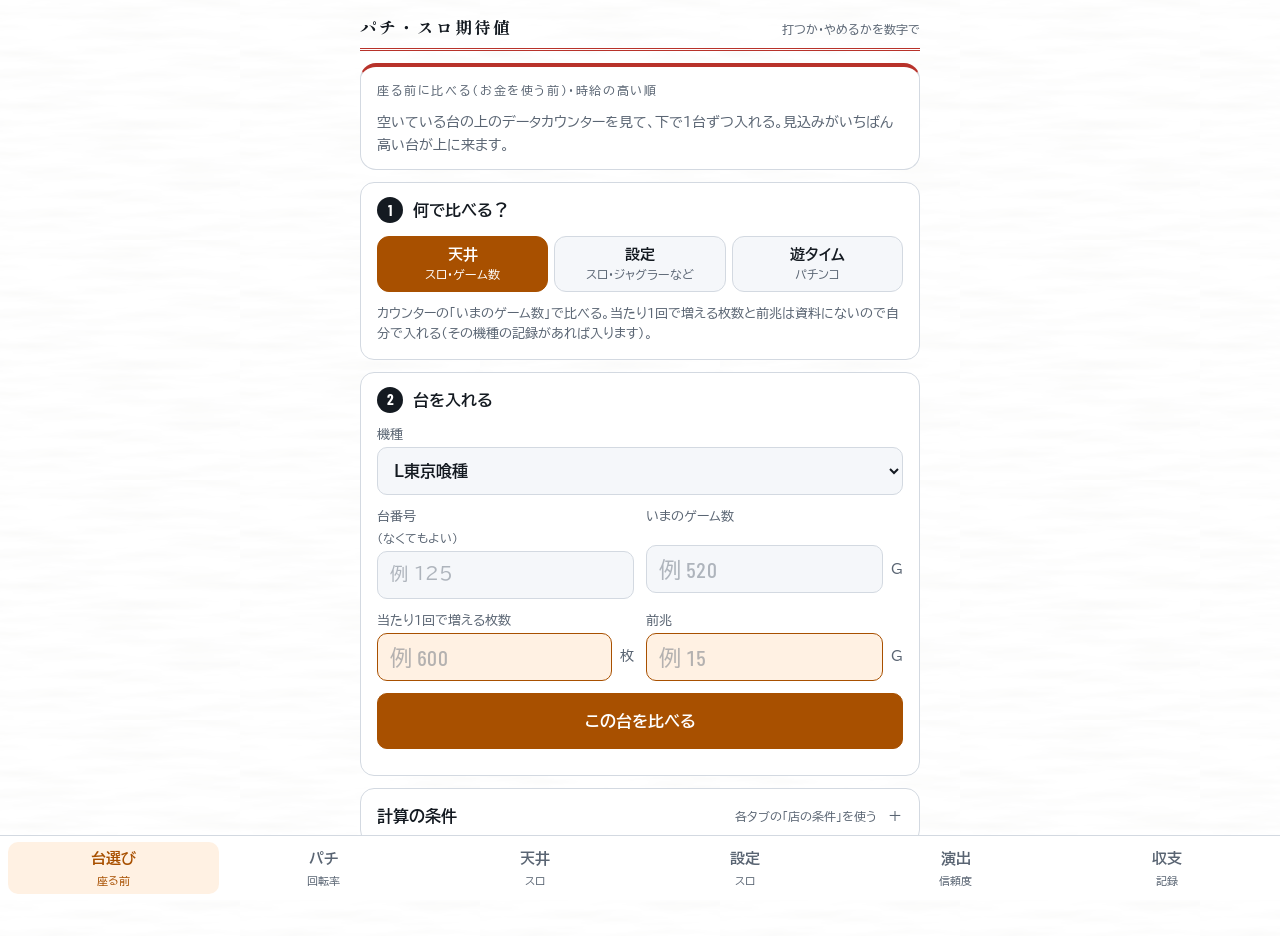
<file: ev-k7q3x9/index.html>
<!doctype html>
<html lang="ja">
<head>
<meta charset="utf-8">
<meta name="viewport" content="width=device-width,initial-scale=1,viewport-fit=cover">
<meta name="robots" content="noindex,nofollow">
<meta name="apple-mobile-web-app-capable" content="yes">
<meta name="mobile-web-app-capable" content="yes">
<meta name="apple-mobile-web-app-title" content="パチスロ期待値">
<meta name="apple-mobile-web-app-status-bar-style" content="default">
<meta name="theme-color" content="#ffffff">
<link rel="manifest" href="manifest.webmanifest">
<link rel="apple-touch-icon" href="icon-180.png">
<style>:root{padding-top:env(safe-area-inset-top,0px);padding-bottom:env(safe-area-inset-bottom,0px)}body{margin:0;font-size:14px}[hidden]{display:none!important}img{max-width:100%}</style>
</head>
<body>
<title>パチ・スロ期待値</title>
<meta name="claude:viewport-fit-sides" content="cover">
<link rel="preconnect" href="https://fonts.googleapis.com">
<link rel="stylesheet" href="https://fonts.googleapis.com/css2?family=BIZ+UDPGothic:wght@400;700&family=Shippori+Mincho+B1:wght@800&family=Barlow+Condensed:wght@500;600;700&display=swap">
<style>
/* ホールの台の上のデータカウンターのように：結果はLEDの数字のように大きく、入力は「1 機種 → 2 測る → 3 店の条件」の順。
   タブは親指で押せる下の帯。文字は読みやすさ優先のUDゴシック、数字は細身で桁がそろう書体 */
:root {
  --bg: #ffffff; --panel: #ffffff; --panel-2: #f5f7fa; --line: #d3d9e1; --ink: #141a21; --muted: #5a6573;
  --led: #a85000; --led-soft: #fff1e3; --good: #12804b; --good-soft: #e2f4ea; --bad: #c5352a; --bad-soft: #fbe7e4; --warn: #8a6200; --warn-soft: #fbf1d6;
  --counter: #ffffff; --counter-ink: #141a21; --counter-muted: #5a6573; /* 本人の希望でテーマはホワイト（結果の枠も白） */
  --f-body: "BIZ UDPGothic", "Hiragino Sans", "Yu Gothic", "Meiryo", sans-serif;
  --f-num: "Barlow Condensed", "BIZ UDPGothic", "Hiragino Sans", sans-serif;
  /* 計算の画面が使う名前（グラフ・演出の色） */
  --brass: var(--led); --steel: var(--ink); --surface: var(--panel); --good-bg: var(--good-soft); --bad-bg: var(--bad-soft);
  --tabbar: 64px;
}
:root { color-scheme: light; }

body { background: var(--bg); color: var(--ink); font-family: var(--f-body); font-size: 15px; line-height: 1.65;
  padding-left: max(16px, env(safe-area-inset-left, 0px)); padding-right: max(16px, env(safe-area-inset-right, 0px));
  padding-block: 10px calc(var(--tabbar) + 28px + env(safe-area-inset-bottom, 0px)); }
body::before { content: ""; position: fixed; inset: 0 0 auto; height: env(safe-area-inset-top, 0px); z-index: 10; background: var(--bg); }
.wrap { max-width: 560px; margin: 0 auto; display: grid; gap: 12px; }
.tabpage > .wrap { gap: 12px; }

/* 上：名前だけ。仕事は下のタブ */
.appbar { display: flex; align-items: baseline; justify-content: space-between; gap: 8px; padding-block: 4px 2px; }
.appbar h1 { margin: 0; font-size: 1.05rem; font-weight: 700; letter-spacing: .04em; }
.appbar p { margin: 0; font-size: .78rem; color: var(--muted); text-align: right; }

/* 下のタブ（親指で押す） */
.tabs { position: fixed; left: 0; right: 0; bottom: 0; z-index: 20; display: grid; grid-template-columns: repeat(5, 1fr);
  background: var(--panel); border-top: 1px solid var(--line);
  padding: 6px max(8px, env(safe-area-inset-right, 0px)) calc(6px + env(safe-area-inset-bottom, 0px)) max(8px, env(safe-area-inset-left, 0px)); }
.tabs button { font: inherit; font-size: .8rem; font-weight: 700; min-height: 52px; padding: 4px 2px; border: 0; border-radius: 10px;
  background: transparent; color: var(--muted); cursor: pointer; display: grid; place-items: center; gap: 0; line-height: 1.25; }
.tabs button b { display: block; font-size: .95rem; }
.tabs button small { font-size: .68rem; font-weight: 400; }
.tabs button[aria-selected="true"] { background: var(--led-soft); color: var(--led); }

/* 結果：データカウンター */
.result { background: var(--counter); color: var(--counter-ink); border: 1px solid var(--line); border-radius: 16px; padding: 14px 16px 12px; display: grid; gap: 10px; }
.result .eyebrow { font-size: .72rem; letter-spacing: .14em; color: var(--counter-muted); }
.verdict { display: block; font-weight: 700; font-size: 1rem; line-height: 1.45; padding: 8px 12px 8px 30px; border-radius: 10px; position: relative; }
.verdict::before { content: ""; position: absolute; left: 12px; top: 1.05em; width: 9px; height: 9px; border-radius: 50%; background: currentColor; transform: translateY(-50%); }
.verdict:empty { display: none; }
.verdict.good { background: var(--good-soft); color: var(--good); }
.verdict.bad { background: var(--bad-soft); color: var(--bad); }
.verdict.warn { background: var(--warn-soft); color: var(--warn); }
.big { font-family: var(--f-num); font-weight: 700; font-size: 3rem; line-height: 1; letter-spacing: .01em; font-variant-numeric: tabular-nums; color: var(--counter-ink); }
.big.good { color: var(--good); } .big.bad { color: var(--bad); }
.big small { display: block; font-family: var(--f-body); font-size: .8rem; color: var(--counter-muted); font-weight: 400; letter-spacing: 0; margin-top: 6px; line-height: 1.5; }
.big:not(.good):not(.bad) { font-family: var(--f-body); font-size: 1rem; font-weight: 700; line-height: 1.6; }
.gauge { display: grid; gap: 6px; }
.gauge:empty { display: none; }
.gauge .row { display: flex; justify-content: space-between; font-size: .78rem; color: var(--counter-muted); }
.gauge .row b { font-family: var(--f-num); font-size: 1.25rem; font-weight: 600; color: var(--counter-ink); font-variant-numeric: tabular-nums; }
.gauge .track { position: relative; height: 10px; border-radius: 5px; background: var(--panel-2); border: 1px solid var(--line); }
.gauge .fill { position: absolute; inset: 0 auto 0 0; border-radius: 5px; background: var(--led); }
.gauge .mark { position: absolute; top: -4px; bottom: -4px; width: 2px; background: var(--counter-ink); }
.result .warnline { color: var(--bad); }
.result .why { margin: 0; font-size: .8rem; color: var(--counter-muted); }
.result .why:empty { display: none; }
.more { border-top: 1px solid var(--line); padding-top: 8px; }
.more > summary { cursor: pointer; font-size: .85rem; font-weight: 700; color: var(--counter-muted); list-style: none; }
.more > summary::-webkit-details-marker { display: none; }
.more > summary::after { content: "＋"; float: right; }
.more[open] > summary::after { content: "－"; }
.kv { display: grid; grid-template-columns: minmax(0, 1.3fr) minmax(0, 1fr); gap: 6px 12px; margin: 10px 0 2px; font-size: .88rem; font-variant-numeric: tabular-nums; }
.kv dt { color: var(--counter-muted); } .kv dd { margin: 0; font-weight: 700; text-align: right; overflow-wrap: anywhere; }
.result .jbtn { justify-self: start; font: inherit; font-size: .85rem; font-weight: 700; min-height: 40px; padding: 6px 14px; border-radius: 10px;
  border: 1px solid var(--line); background: transparent; color: var(--counter-ink); cursor: pointer; }
.result #k-bars .bar { color: var(--counter-ink); }
.result #k-bars .track { background: var(--panel-2); }
.result #k-bars .note { color: var(--counter-muted); }

/* 入力の段（1 → 2 → 3） */
.step { background: var(--panel); border: 1px solid var(--line); border-radius: 14px; padding: 14px 16px; display: grid; gap: 12px; }
.step > h2, .step > summary { margin: 0; font-size: 1rem; font-weight: 700; display: flex; align-items: center; gap: 10px; }
.step .no { flex: none; width: 26px; height: 26px; border-radius: 50%; display: grid; place-items: center; background: var(--ink); color: var(--panel);
  font-family: var(--f-num); font-size: .95rem; font-weight: 700; }
.step .sub { margin-left: auto; font-size: .78rem; font-weight: 400; color: var(--muted); text-align: right; }
details.step > summary { cursor: pointer; list-style: none; }
details.step > summary::-webkit-details-marker { display: none; }
details.step > summary::after { content: "＋"; color: var(--muted); font-weight: 400; }
details.step[open] > summary::after { content: "－"; }
details.step:not([open]) { gap: 0; }
.step h3 { margin: 4px 0 0; font-size: .85rem; color: var(--muted); font-weight: 700; }
.grid { display: grid; grid-template-columns: 1fr 1fr; gap: 12px; }
.grid .wide { grid-column: 1 / -1; }
label { display: grid; gap: 4px; font-size: .82rem; color: var(--muted); min-width: 0; line-height: 1.4; }
label em { font-style: normal; font-size: .75rem; }
input, select { min-height: 48px; font: inherit; font-size: 1.1rem; font-weight: 700; color: var(--ink); background: var(--panel-2); border: 1px solid var(--line);
  border-radius: 10px; padding: 8px 12px; width: 100%; box-sizing: border-box; font-variant-numeric: tabular-nums; }
input[type="number"] { font-family: var(--f-num); font-size: 1.35rem; letter-spacing: .02em; }
input::placeholder { color: var(--muted); opacity: .45; font-weight: 500; }
select { font-size: 1rem; }
input:focus-visible, select:focus-visible, button:focus-visible, summary:focus-visible { outline: 2px solid var(--led); outline-offset: 2px; }
.unit { display: flex; align-items: center; gap: 8px; } .unit span { color: var(--muted); font-size: .85rem; white-space: nowrap; }
.need input { border-color: var(--led); background: var(--led-soft); }

/* 台のカウンターを写す欄は大きく */
.meter { display: grid; grid-template-columns: 1fr 1fr; gap: 10px; }
.meter label input { font-size: 1.8rem; min-height: 60px; text-align: right; }
.steps, .acts { display: flex; flex-wrap: wrap; gap: 8px; }
.steps button, .acts button { font: inherit; font-size: .9rem; font-weight: 700; min-height: 48px; padding: 6px 12px; border-radius: 10px;
  border: 1px solid var(--line); background: var(--panel-2); color: var(--ink); cursor: pointer; flex: 1 1 auto; }
.steps button.main, .acts button.main { background: var(--led); border-color: var(--led); color: #fff; flex: 3 1 100%; font-size: 1rem; min-height: 56px; }
.steps button:active, .acts button:active, .tabs button:active { transform: translateY(1px); }
.measure { margin: 0; font-size: .88rem; font-weight: 700; color: var(--ink); background: var(--panel-2); border-radius: 10px; padding: 10px 12px; }
.note { font-size: .8rem; color: var(--muted); margin: 0; line-height: 1.6; }
.note b { color: var(--ink); }
.warnline { margin: 0; font-size: .85rem; font-weight: 700; color: var(--bad); }
.warnline:empty { display: none; }
.memo > summary { cursor: pointer; font-size: .8rem; color: var(--muted); }
.memo p { font-size: .78rem; color: var(--muted); margin: 6px 0 0; overflow-wrap: anywhere; }
.machine-key { font-size: .85rem; margin: 0; line-height: 1.6; }
.machine-key b { font-family: var(--f-num); font-size: 1.05rem; }
.howto { margin: 0; padding-left: 1.3em; font-size: .85rem; color: var(--muted); display: grid; gap: 2px; }
.chk { display: flex; align-items: center; gap: 10px; font-size: .9rem; color: var(--ink); background: var(--panel-2); border-radius: 10px; padding: 8px 12px; }
.chk input { width: 24px; min-height: 24px; accent-color: var(--led); }
.sign { display: grid; grid-template-columns: 6em 1fr; gap: 8px; }

/* 表・グラフ */
.tbl { width: 100%; border-collapse: collapse; font-variant-numeric: tabular-nums; font-size: .9rem; }
.tbl td, .tbl th { padding: 6px; border-bottom: 1px solid var(--line); text-align: right; }
.tbl th { color: var(--muted); font-weight: 400; font-size: .8rem; }
.tbl th:first-child, .tbl td:first-child { text-align: left; }
#k-table { table-layout: fixed; }
#k-table th, #k-table td { padding: 3px 2px; font-size: .78rem; text-align: center; }
#k-table th:first-child, #k-table td:first-child { width: 2em; }
#k-table input { min-height: 42px; padding: 4px 2px; font-size: 1rem; text-align: center; min-width: 0; }
.bar { display: grid; grid-template-columns: 3.6em 1fr 3.6em; align-items: center; gap: 8px; font-variant-numeric: tabular-nums; font-size: .88rem; }
.bar i { display: block; height: 12px; border-radius: 6px; background: var(--muted); }
.bar.top i { background: var(--led); }
.bar .track { background: var(--panel-2); border-radius: 6px; }
svg text { fill: var(--muted); font-size: 11px; }
.chart-note { font-size: .78rem; color: var(--muted); margin: 4px 0 0; }

/* 演出 */
.chips { display: flex; flex-wrap: wrap; gap: 6px; }
.chips button { font: inherit; font-size: .85rem; font-weight: 700; min-height: 40px; padding: 4px 14px; border-radius: 999px; border: 1px solid var(--line); background: var(--panel-2); color: var(--muted); cursor: pointer; }
.chips button[aria-pressed="true"] { background: var(--ink); border-color: var(--ink); color: var(--panel); }
.ens { display: grid; gap: 2px; }
.ens h3 { font-size: .8rem; color: var(--muted); margin: 12px 0 2px; letter-spacing: .08em; }
.ens details { border-bottom: 1px solid var(--line); }
.ens summary { list-style: none; display: grid; grid-template-columns: minmax(0, 1fr) 4.6em; gap: 4px 10px; align-items: center; padding: 9px 0; color: var(--ink); font-weight: 700; font-size: .95rem; cursor: pointer; }
.ens summary::-webkit-details-marker { display: none; }
.ens .meter { grid-column: 1 / -1; height: 8px; border-radius: 4px; background: var(--panel-2); overflow: hidden; display: block; }
.ens .meter i { display: block; height: 100%; border-radius: 4px; }
.ens .val { text-align: right; font-family: var(--f-num); font-weight: 700; font-size: 1.3rem; font-variant-numeric: tabular-nums; }
.ens .body { padding: 0 0 10px; font-size: .86rem; color: var(--muted); display: grid; gap: 4px; }
.tier { display: inline-block; font-size: .7rem; font-weight: 700; padding: 0 6px; border-radius: 999px; margin-left: 6px; vertical-align: 1px; }
.lv0 { --c: var(--muted); } .lv1 { --c: #3d7fd6; } .lv2 { --c: var(--led); } .lv3 { --c: var(--bad); } .lv4 { --c: var(--bad); }
.ens .lv0 i, .ens .lv1 i, .ens .lv2 i, .ens .lv3 i { background: var(--c); }
.ens .lv4 i { background: linear-gradient(90deg, #e2483d, #e8a33a, #d9cf3b, #3fb56b, #3d8be2, #8a5bd6); }
.tier { color: var(--c); border: 1px solid var(--c); }
.guide { display: grid; gap: 4px; font-size: .9rem; }
.guide details { border-bottom: 1px solid var(--line); padding-block: 8px; }
.guide summary { cursor: pointer; font-weight: 700; }
.guide p { margin: 6px 0 0; color: var(--muted); font-size: .86rem; }
.holds { display: flex; gap: 6px; align-items: center; flex-wrap: wrap; font-size: .8rem; color: var(--muted); }
.holds b { display: inline-block; width: 22px; height: 22px; border-radius: 50%; border: 1px solid var(--line); vertical-align: middle; }

/* 保存 */
.presets { display: grid; grid-template-columns: 1fr auto; gap: 8px; }
.presets .row { display: grid; grid-template-columns: 1fr auto auto; gap: 8px; grid-column: 1 / -1; }
.btn { font: inherit; font-weight: 700; min-height: 48px; padding: 8px 14px; border-radius: 10px; border: 1px solid var(--ink); background: var(--ink); color: var(--panel); cursor: pointer; white-space: nowrap; }
.btn.ghost { background: transparent; color: var(--ink); border-color: var(--line); }
.jbtn { justify-self: start; }
.tabs { grid-template-columns: repeat(6, 1fr); }
/* 台選び：候補の並び（カウンターの中） */
.rank { list-style: none; margin: 0; padding: 0; display: grid; gap: 8px; }
.rank:empty { display: none; }
.cand { border: 1px solid var(--line); border-radius: 12px; padding: 10px 12px; display: grid; gap: 4px; }
.cand.first { border-color: var(--good); background: var(--good-soft); }
.cand .c-head { display: flex; align-items: center; gap: 8px; min-width: 0; }
.cand .c-rank { flex: none; width: 24px; height: 24px; border-radius: 50%; display: grid; place-items: center; background: var(--counter-ink); color: var(--counter); font-family: var(--f-num); font-weight: 700; }
.cand .c-name { font-weight: 700; min-width: 0; overflow-wrap: anywhere; }
.cand .c-kind { margin-left: auto; flex: none; font-size: .72rem; color: var(--counter-muted); border: 1px solid var(--line); border-radius: 999px; padding: 0 8px; }
.cand .c-ev { font-family: var(--f-num); font-size: 2rem; font-weight: 700; line-height: 1.1; font-variant-numeric: tabular-nums; }
.cand .c-ev small { font-family: var(--f-body); font-size: .75rem; font-weight: 400; color: var(--counter-muted); margin-left: 8px; }
.cand.good .c-ev { color: var(--good); } .cand.bad .c-ev { color: var(--bad); } .cand.warn .c-ev { color: var(--warn); }
.cand.na .c-ev { font-family: var(--f-body); font-size: .9rem; color: var(--counter-muted); }
.cand .c-why { font-size: .82rem; color: var(--counter-ink); }
.cand .c-detail { font-size: .78rem; color: var(--counter-muted); }
.cand .c-acts { display: flex; gap: 8px; margin-top: 4px; }
.cand .c-acts button { font: inherit; font-size: .82rem; font-weight: 700; min-height: 40px; padding: 4px 12px; border-radius: 10px; border: 1px solid var(--line); background: transparent; color: var(--counter-ink); cursor: pointer; }
.cand .c-acts button.go { background: #ffa24a; border-color: #ffa24a; color: #111; }
.empty-rank { margin: 0; font-size: .9rem; color: var(--counter-muted); }
.seg { display: grid; grid-template-columns: repeat(3, 1fr); gap: 6px; }
.seg button { font: inherit; font-weight: 700; min-height: 56px; border-radius: 12px; border: 1px solid var(--line); background: var(--panel-2); color: var(--ink); cursor: pointer; display: grid; place-items: center; line-height: 1.3; padding: 6px 4px; }
.seg button small { font-weight: 400; font-size: .72rem; color: var(--muted); }
.seg button[aria-checked="true"] { background: var(--led); border-color: var(--led); color: #fff; }
.seg button[aria-checked="true"] small { color: #fff; }
@media (prefers-reduced-motion: no-preference) { .bar i, .gauge .fill { transition: width .25s; } }
@media (max-width: 360px) { .grid { grid-template-columns: 1fr; } .big { font-size: 2.6rem; } }
/* 和の設え（2026-11-04、本人「墨とか畳とか the 和が好き」）：和紙の地に墨の数字。題字の下に朱の二本線、結果の札は上に朱の帯。 */
body { background-color: #fff;
  background-image: url("data:image/svg+xml;utf8,<svg xmlns='http://www.w3.org/2000/svg' width='240' height='240'><filter id='f'><feTurbulence type='fractalNoise' baseFrequency='.012 .1' numOctaves='3' seed='5'/><feColorMatrix values='0 0 0 0 .5  0 0 0 0 .5  0 0 0 0 .46  0 0 0 .9 0'/><feComponentTransfer><feFuncA type='table' tableValues='0 0 .05 .1'/></feComponentTransfer></filter><rect width='100%25' height='100%25' filter='url(%23f)'/></svg>"); }
.appbar { border-bottom: 3px double #b8322a; padding-bottom: 6px; }
.appbar h1 { font-family: "Shippori Mincho B1", "Yu Mincho", "Hiragino Mincho ProN", serif; font-weight: 800; letter-spacing: .12em; }
.result { border-top: 4px solid #b8322a; }
/* 動き（2026-11-04）：データカウンター。結果の数字が変わると、下から繰り上がって入れかわる。
   判定の丸はランプのように一度だけ灯る。タブを切り替えた中身はすっと出る。押したボタンは少し沈む。 */
@media (prefers-reduced-motion: no-preference) {
  .big.tick { animation: ctrRoll .26s cubic-bezier(.22,.8,.3,1); }
  @keyframes ctrRoll { from { opacity: .2; transform: translateY(.35em); clip-path: inset(0 0 35% 0); } to { opacity: 1; transform: none; clip-path: inset(0); } }
  .verdict.tick::before { animation: lamp .7s ease-out; }
  @keyframes lamp { 0% { box-shadow: 0 0 0 0 currentColor; } 100% { box-shadow: 0 0 0 9px transparent; } }
  .tabpage:not([hidden]) { animation: pageIn .28s cubic-bezier(.22,.8,.3,1); }
  @keyframes pageIn { from { opacity: 0; transform: translateY(8px); } }
  .btn, .steps button, .acts button, .tabs button, .chk { transition: transform .12s ease-out, background .15s, color .15s; }
  .btn:active, .steps button:active, .acts button:active, .tabs button:active { transform: scale(.97); }
  .tabs button[aria-selected="true"] b { animation: tabPop .25s cubic-bezier(.3,1.6,.5,1); }
  @keyframes tabPop { from { transform: scale(.85); } }
}
</style>

<div class="wrap">
  <header class="appbar"><h1>パチ・スロ期待値</h1><p>打つか・やめるかを数字で</p></header>
  <nav class="tabs" role="tablist" aria-label="計算の種類">
    <button role="tab" id="t-pick" aria-selected="false" data-tab="pick"><b>台選び</b><small>座る前</small></button>
    <button role="tab" id="t-pachi" aria-selected="true" data-tab="pachi"><b>パチ</b><small>回転率</small></button>
    <button role="tab" id="t-slot" aria-selected="false" data-tab="slot"><b>天井</b><small>スロ</small></button>
    <button role="tab" id="t-set" aria-selected="false" data-tab="set"><b>設定</b><small>スロ</small></button>
    <button role="tab" id="t-ens" aria-selected="false" data-tab="ens"><b>演出</b><small>信頼度</small></button>
    <button role="tab" id="t-log" aria-selected="false" data-tab="log"><b>収支</b><small>記録</small></button>
  </nav>

  <!-- 台選び（お金を使う前に比べる） -->
  <section id="pick" class="tabpage" hidden>
    <div class="wrap">
      <div class="result" aria-live="polite">
        <span class="eyebrow">座る前に比べる（お金を使う前）・時給の高い順</span>
        <ol class="rank" id="c-list"></ol>
        <p class="empty-rank" id="c-empty">空いている台の上のデータカウンターを見て、下で1台ずつ入れる。見込みがいちばん高い台が上に来ます。</p>
      </div>

      <div class="step">
        <h2><span class="no">1</span>何で比べる？</h2>
        <div class="seg" id="c-kind" role="radiogroup" aria-label="比べ方">
          <button type="button" role="radio" aria-checked="true" data-k="ceil">天井<small>スロ・ゲーム数</small></button>
          <button type="button" role="radio" aria-checked="false" data-k="set">設定<small>スロ・ジャグラーなど</small></button>
          <button type="button" role="radio" aria-checked="false" data-k="yu">遊タイム<small>パチンコ</small></button>
        </div>
        <p class="note" id="c-kind-note"></p>
      </div>

      <div class="step">
        <h2><span class="no">2</span>台を入れる</h2>
        <div class="grid">
          <label class="wide">機種<select id="c-m"></select></label>
          <label>台番号<em>（なくてもよい）</em><input id="c-no" type="text" inputmode="numeric" placeholder="例 125"></label>
          <label class="cf" data-k="ceil">いまのゲーム数<span class="unit"><input id="c-g" type="number" inputmode="numeric" step="1" placeholder="例 520"><span>G</span></span></label>
          <label class="cf need" data-k="ceil">当たり1回で増える枚数<span class="unit"><input id="c-w0" type="number" inputmode="numeric" step="1" placeholder="例 600"><span>枚</span></span></label>
          <label class="cf need" data-k="ceil">前兆<span class="unit"><input id="c-zen" type="number" inputmode="numeric" step="1" placeholder="例 15"><span>G</span></span></label>
          <label class="cf chk wide" data-k="ceil" id="c-reset-box"><input id="c-reset" type="checkbox">朝一で設定変更されている（天井が短い）</label>
          <label class="cf wide" data-k="set">今日の通常時のゲーム数<span class="unit"><input id="c-n" type="number" inputmode="numeric" step="1" placeholder="例 3500"><span>G</span></span></label>
          <label class="cf" data-k="set" data-bonus="1">BIGの回数<input id="c-bb" type="number" inputmode="numeric" step="1" placeholder="例 14"></label>
          <label class="cf" data-k="set" data-bonus="1">REGの回数<input id="c-rb" type="number" inputmode="numeric" step="1" placeholder="例 12"></label>
          <label class="cf wide" data-k="set" data-at="1">初当たりの回数<input id="c-k1" type="number" inputmode="numeric" step="1" placeholder="例 9"></label>
          <label class="cf" data-k="yu">大当たり後の回転数<em>（時短は除く）</em><input id="c-s" type="number" inputmode="numeric" step="1" placeholder="例 180"></label>
          <label class="cf" data-k="yu">回転率<em>（分かれば）</em><span class="unit"><input id="c-r" type="number" inputmode="decimal" step="any" placeholder="空欄でよい"><span>回転</span></span></label>
        </div>
        <div class="acts"><button type="button" class="main" id="c-add">この台を比べる</button></div>
        <p class="note" id="c-msg"></p>
      </div>

      <details class="step">
        <summary>計算の条件<span class="sub">各タブの「店の条件」を使う</span></summary>
        <p class="note">座る前なので、どれも現金で打ち始める前提です。貸しメダル・交換率は各タブの「店の条件」、設定の「あと打つ時間」と店の配分は設定のタブの値を使います。並びは1時間あたりの見込み（天井は当たるまでの短い時間、設定は何時間も打つので、時間をそろえて比べる）。遊タイムは回転率が分からないうちは厳しめの資料のボーダーちょうどとして、遊タイムに近いぶんの価値だけを出します。</p>
        <div class="acts"><button type="button" id="c-clear">候補を全部消す</button></div>
      </details>
    </div>
  </section>

  <!-- パチンコ -->
  <section id="pachi" class="tabpage">
    <div class="wrap">
      <div class="result" aria-live="polite">
        <span class="eyebrow">この台の判定</span>
        <span class="verdict" id="p-verdict"></span>
        <div class="big" id="p-big"></div>
        <div class="gauge" id="p-gauge"></div>
        <p class="warnline" id="p-warn"></p>
        <p class="why" id="p-why"></p>
        <details class="more"><summary>くわしい数字</summary>
          <dl class="kv">
            <dt>1時間あたり</dt><dd id="p-hour"></dd>
            <dt>1回転あたり</dt><dd id="p-spin"></dd>
            <dt>ボーダー（元が取れる回転数）</dt><dd id="p-border"></dd>
            <dt>ボーダーを超えている確率</dt><dd id="p-sure">—</dd>
            <dt>打つ間に1回は当たる確率</dt><dd id="p-hit"></dd>
            <dt>初当たりまでの平均投資</dt><dd id="p-invest"></dd>
            <dt>初当たりまでの投資（半分／9割／95%の人）</dt><dd id="p-q"></dd>
            <dt>軍資金が初当たり前に尽きる確率</dt><dd id="p-bust">—</dd>
          </dl>
        </details>
        <button type="button" class="jbtn" data-journal="pachi">この台を収支に記録</button>
      </div>

      <div class="step">
        <h2><span class="no">1</span>機種を選ぶ</h2>
        <select id="pm" aria-label="機種"></select>
        <div id="pm-note"></div>
      </div>

      <div class="step">
        <h2><span class="no">2</span>回転率を測る<span class="sub">台の上のカウンターの<br>「総回転数」を見る</span></h2>
        <div class="meter">
          <label>打ち始めの総回転数<input id="rs0" type="number" inputmode="numeric" step="1" value="" placeholder="例 1200"></label>
          <label>いまの総回転数<input id="rs1" type="number" inputmode="numeric" step="1" value="" placeholder="例 1295"></label>
        </div>
        <div class="steps"><button type="button" id="rseg" class="main">1,000円使い切った</button></div>
        <p class="measure" id="rmsg">座ったら「打ち始めの総回転数」を入れる。1,000円を打ち切るたびに「いまの総回転数」を入れて、オレンジのボタンを押す。3回押すと判定が出ます。</p>
        <div class="steps" data-for="ry"><button type="button" id="rundo">1つ戻す</button><button type="button" data-d="-1000">−1,000円</button><button type="button" data-reset="1">測り直す</button></div>
        <label>ここまでに使った金額<span class="unit"><input id="ry" type="number" inputmode="numeric" step="1000" value="0"><span>円</span></span></label>
        <p class="note"><b>大当たりしたら「測り直す」。</b>出た玉で打つ分と、時短中の回転は回転率に入れない。</p>
        <label>1,000円あたりの回転数<em>（測ると自動で入る。知っていれば直接入れてもよい）</em><span class="unit"><input id="R" type="number" inputmode="decimal" step="any" value=""><span>回転</span></span></label>
      </div>

      <details class="step" id="p-shop">
        <summary><span class="no">3</span>店の条件<span class="sub" id="p-shop-sum"></span></summary>
        <div class="grid">
          <label>1,000円で借りられる玉<span class="unit"><input id="pb" type="number" inputmode="numeric" step="1" value="250"><span>玉</span></span></label>
          <div class="steps" data-set="pb"><button type="button" data-v="250">4円</button><button type="button" data-v="1000">1円</button></div>
          <label>交換率（100円で何玉）<span class="unit"><input id="xch" type="number" inputmode="decimal" step="any" value="28"><span>玉</span></span></label>
          <label>出た玉で打つ割合<span class="unit"><input id="hold" type="number" inputmode="decimal" step="any" value="0"><span>%</span></span></label>
          <label>打つ時間<span class="unit"><input id="hours" type="number" inputmode="decimal" step="any" value="5"><span>時間</span></span></label>
          <label>1時間に回る数<em>（大当たり中も含めた平均）</em><span class="unit"><input id="sph" type="number" inputmode="decimal" step="any" value="200"><span>回転</span></span></label>
          <label class="wide">軍資金（今日使ってよい上限）<span class="unit"><input id="bank" type="number" inputmode="numeric" step="1000" value="" placeholder="30000"><span>円</span></span></label>
        </div>
        <p class="note">交換率は店の掲示（例：28玉＝1玉3.57円）。等価は25玉。</p>
      </details>

      <details class="step">
        <summary><span class="no">4</span>台の数字<span class="sub">機種を選ぶと入る</span></summary>
        <div class="grid">
          <label>大当たり確率（1/〇）<input id="P" type="number" inputmode="decimal" step="any" value="319.6"></label>
          <label>初当たり1回の平均出玉<em>（連チャンこみ）</em><span class="unit"><input id="Y" type="number" inputmode="decimal" step="any" value="4400"><span>玉</span></span></label>
        </div>
        <p class="note">手で入れるときはスペック表の数字を。最初に入っているのは例です。</p>
      </details>

      <details class="step" id="yu">
        <summary>遊タイムのある台<span class="sub">大当たり後の回転数で狙う</span></summary>
        <div class="grid">
          <label>遊タイムが始まる回転数<input id="yT" type="number" inputmode="numeric" step="1" value="" placeholder="950"></label>
          <label>いまの回転数<em>（大当たり後・時短を除く）</em><input id="ys" type="number" inputmode="numeric" step="1" value="" placeholder="600"></label>
          <label>遊タイムの時短の回数<input id="yJ" type="number" inputmode="numeric" step="1" value="" placeholder="1200"></label>
          <label>遊タイム中の当たりの平均出玉<span class="unit"><input id="yY2" type="number" inputmode="numeric" step="1" value="" placeholder="上と同じ"><span>玉</span></span></label>
        </div>
        <p class="measure" id="ymsg">遊タイムの数字を入れると、当たるまで打ったときの期待値が出ます。</p>
        <p class="note">機種を選ぶと、資料で確かめた機種は始まる回転数と時短の回数が入ります。当たったらやめる前提。</p>
      </details>

      <details class="step">
        <summary>参考：交換率ごとのボーダー・ハマる確率</summary>
        <table class="tbl" id="p-btable"></table>
        <h3>ハマる確率</h3>
        <div id="p-hamari"></div>
      </details>
    </div>
  </section>

  <!-- パチスロ天井 -->
  <section id="slot" class="tabpage" hidden>
    <div class="wrap">
      <div class="result" aria-live="polite">
        <span class="eyebrow">天井まで打ったときの判定</span>
        <span class="verdict" id="s-verdict"></span>
        <div class="big" id="s-big"></div>
        <div class="gauge" id="s-gauge"></div>
        <p class="warnline" id="s-warn"></p>
        <p class="why" id="s-why"></p>
        <details class="more"><summary>くわしい数字</summary>
          <dl class="kv">
            <dt>期待値（枚）</dt><dd id="s-coins"></dd>
            <dt>天井まで行く確率</dt><dd id="s-reach"></dd>
            <dt>当たるまでの平均</dt><dd id="s-games"></dd>
            <dt>天井までの最大投資</dt><dd id="s-max"></dd>
            <dt>プラスになるゲーム数</dt><dd id="s-start"></dd>
            <dt>当たるまでの投資（半分／9割の人）</dt><dd id="s-q"></dd>
            <dt>軍資金で当たりまで届かない確率</dt><dd id="s-short">—</dd>
            <dt>獲得枚数のブレを見た期待値</dt><dd id="s-range">—</dd>
          </dl>
        </details>
        <button type="button" class="jbtn" data-journal="slot">この台を収支に記録</button>
      </div>

      <div class="step">
        <h2><span class="no">1</span>機種を選ぶ</h2>
        <select id="sm" aria-label="機種"></select>
        <div id="sm-note"></div>
        <label class="chk" id="sreset-box" hidden><input id="sreset" type="checkbox">朝一で設定変更されている（天井が短くなる）</label>
      </div>

      <div class="step">
        <h2><span class="no">2</span>いまのゲーム数<span class="sub">台の上のカウンター</span></h2>
        <div class="meter" style="grid-template-columns:1fr">
          <label>いまのゲーム数<span class="unit"><input id="g" type="number" inputmode="numeric" step="1" value="450"><span>G</span></span></label>
        </div>
        <div class="steps" data-for="g"><button type="button" data-d="-10">−10</button><button type="button" data-d="10">＋10</button><button type="button" data-d="50">＋50</button><button type="button" data-d="100">＋100</button></div>
      </div>

      <div class="step">
        <h2><span class="no">3</span>当たりの枚数と前兆<span class="sub">資料にないので<br>自分で入れる</span></h2>
        <div class="grid">
          <label class="need">当たり1回で増える枚数<span class="unit"><input id="W0" type="number" inputmode="decimal" step="any" value="" placeholder="400"><span>枚</span></span></label>
          <label>天井で当たったとき<span class="unit"><input id="W1" type="number" inputmode="decimal" step="any" value="" placeholder="上と同じ"><span>枚</span></span></label>
          <label class="need">当選から当たりまでの前兆<span class="unit"><input id="zen" type="number" inputmode="numeric" step="1" value="0"><span>G</span></span></label>
        </div>
        <p class="note">枚数は当たり中に増えた分（下の「獲得枚数を記録」で自分の平均が出せる）。前兆は当選してから当たりが始まるまでのゲーム数で、0のままだと期待値が高く出ます。</p>
      </div>

      <details class="step" id="s-shop">
        <summary><span class="no">4</span>店の条件<span class="sub" id="s-shop-sum"></span></summary>
        <div class="grid">
          <label>1,000円で借りられるメダル<span class="unit"><input id="slend" type="number" inputmode="numeric" step="1" value="50"><span>枚</span></span></label>
          <div class="steps" data-set="slend"><button type="button" data-v="50">50枚</button><button type="button" data-v="46">46枚</button></div>
          <label>交換率（100円で何枚）<span class="unit"><input id="sxch" type="number" inputmode="decimal" step="any" value="5.6"><span>枚</span></span></label>
          <label>持ちメダルで打つ割合<span class="unit"><input id="shold" type="number" inputmode="decimal" step="any" value="0"><span>%</span></span></label>
          <label class="wide">軍資金（今日使ってよい上限）<span class="unit"><input id="sbank" type="number" inputmode="numeric" step="1000" value="" placeholder="20000"><span>円</span></span></label>
        </div>
        <p class="note">46枚貸しの店は1枚21.7円になり、期待値がはっきり下がります。</p>
      </details>

      <details class="step">
        <summary><span class="no">5</span>台の数字<span class="sub">機種を選ぶと入る</span></summary>
        <div class="grid">
          <label>天井<span class="unit"><input id="G" type="number" inputmode="numeric" step="1" value="800"><span>G</span></span></label>
          <label>コイン持ち（50枚で）<span class="unit"><input id="c" type="number" inputmode="decimal" step="any" value="32"><span>G</span></span></label>
          <label class="wide">当たり確率（1/〇）<em>（天井がリセットされる当たり）</em><input id="p" type="number" inputmode="decimal" step="any" value="300"></label>
        </div>
      </details>

      <details class="step">
        <summary>獲得枚数を記録<span class="sub">自分の平均を出す</span></summary>
        <p class="note" id="lw-target"></p>
        <div class="grid">
          <label>当たり1回で増えた枚数<span class="unit"><input id="lw" type="number" inputmode="numeric" step="1" value="" placeholder="520"><span>枚</span></span></label>
          <label class="chk"><input id="lceil" type="checkbox">天井で当たった</label>
        </div>
        <div class="acts"><button type="button" class="main" id="lw-add">記録する</button><button type="button" id="lw-use">平均を上に入れる</button><button type="button" id="lw-undo">最後の1件を消す</button></div>
        <p class="measure" id="lw-stats"></p>
        <p class="note">当たるたびに入れると機種ごとの平均が出ます。10件までは平均がまだぶれます。記録はこのスマホの中だけ。</p>
      </details>

      <details class="step">
        <summary>参考：ゲーム数ごとの期待値</summary>
        <div id="s-chart"></div>
        <h3>この先で当たる確率</h3>
        <div id="s-within"></div>
      </details>
    </div>
  </section>

  <!-- 設定推測 -->
  <section id="set" class="tabpage" hidden>
    <div class="wrap">
      <div class="result" aria-live="polite">
        <span class="eyebrow">設定の見込みと、続けたときの1時間</span>
        <span class="verdict" id="k-verdict"></span>
        <div class="big" id="k-ev">—</div>
        <dl class="kv" style="margin:0">
          <dt>設定4以上の確率</dt><dd id="k-high"></dd>
        </dl>
        <div id="k-bars" style="display:grid;gap:6px"></div>
        <p class="warnline" id="k-warn"></p>
      </div>

      <div class="step">
        <h2><span class="no">1</span>機種を選ぶ</h2>
        <select id="km" aria-label="機種"></select>
        <div id="km-note"></div>
      </div>

      <div class="step">
        <h2><span class="no">2</span>カウンターの数字<span class="sub">ボーナスとゲーム数</span></h2>
        <div class="grid">
          <label class="wide">通常時のゲーム数<em>（ATやボーナス中は除く）</em><span class="unit"><input id="kN" type="number" inputmode="numeric" step="1" value="" placeholder="3000"><span>G</span></span></label>
          <label>BIG（BB）の回数<input id="kbb" type="number" inputmode="numeric" step="1" value="" placeholder="9"></label>
          <label>REG（RB）の回数<input id="krb" type="number" inputmode="numeric" step="1" value="" placeholder="6"></label>
        </div>
        <details class="memo"><summary>ほかの数え方（AT機の初当たり・ぶどうなど）</summary>
          <div class="grid" style="margin-top:10px">
            <label>要素1の名前<input id="k1n" type="text" value="ボーナス"></label>
            <label>要素1の回数<input id="k1" type="number" inputmode="numeric" step="1" value="" placeholder="12"></label>
            <label>要素2の名前<input id="k2n" type="text" value="小役"></label>
            <label>要素2の回数<input id="k2" type="number" inputmode="numeric" step="1" value=""></label>
            <label>要素3の名前<input id="k3n" type="text" value=""></label>
            <label>要素3の回数<input id="k3" type="number" inputmode="numeric" step="1" value=""></label>
          </div>
          <p class="note" style="margin-top:8px">BIG・REGを入れると要素1・2に自動で入ります。AT機は要素1に初当たりの回数。同じ当たりを2回数えない（合算とBIGを両方入れない）。</p>
        </details>
      </div>

      <details class="step" id="k-cond">
        <summary><span class="no">3</span>続けるときの条件<span class="sub" id="k-shop-sum"></span></summary>
        <div class="grid">
          <label>持ちメダルで打つ割合<em>（0%＝現金で借りながら）</em><span class="unit"><input id="khold" type="number" inputmode="decimal" step="any" value="100"><span>%</span></span></label>
          <label>あと打つ時間<span class="unit"><input id="khours" type="number" inputmode="decimal" step="any" value="3"><span>時間</span></span></label>
          <label>1時間に回すゲーム数<span class="unit"><input id="kgph" type="number" inputmode="numeric" step="10" value="700"><span>G</span></span></label>
          <label>コイン持ち（50枚で）<span class="unit"><input id="kcoin" type="number" inputmode="decimal" step="any" value="" placeholder="40"><span>G</span></span></label>
          <label>交換率（100円で何枚）<span class="unit"><input id="kxch" type="number" inputmode="decimal" step="any" value="5.6"><span>枚</span></span></label>
          <label>1,000円で借りられるメダル<span class="unit"><input id="klend" type="number" inputmode="numeric" step="1" value="50"><span>枚</span></span></label>
          <div class="steps wide" data-set="klend"><button type="button" data-v="50">50枚</button><button type="button" data-v="46">46枚</button></div>
        </div>
        <p class="note">等価でない店で現金を足しながら打つと、設定6でもマイナスになることがあります。</p>
      </details>

      <details class="step">
        <summary><span class="no">4</span>設定ごとの確率と店の配分<span class="sub">機種を選ぶと入る</span></summary>
        <table class="tbl" id="k-table"></table>
        <div class="acts" id="k-prior"><button type="button" data-prior="50,20,15,7,5,3">ふだんの店（設定1が半分）</button><button type="button" data-prior="1,1,1,1,1,1">均等（イベント日など）</button></div>
        <p class="note">「配分」は、その店にその設定が入っていそうな割合の見込み。ふだんの店は設定1が多いので、最初は設定1が半分にしてあります。回した数が少ないうちは「まだ判断できない」と出ます。</p>
      </details>
    </div>
  </section>

  <!-- 演出 -->
  <section id="ens" class="tabpage" hidden>
    <div class="wrap">
      <div class="step">
        <h2>機種と演出をさがす</h2>
        <select id="em" aria-label="機種"></select>
        <p class="note" id="em-note"></p>
        <label>見た演出<input id="eq" type="search" placeholder="赤保留・群・カットイン" autocomplete="off"></label>
        <div class="chips" id="ecat"></div>
      </div>
      <div class="step">
        <div class="ens" id="elist"></div>
        <p class="note">数字は「その演出が出たときに当たる割合（信頼度）」。押すと説明と資料のちがいが出ます。<span id="e-legend"></span></p>
      </div>
      <div class="step">
        <h2>どの機種にも共通の見方</h2>
        <div class="guide">
          <details open><summary>保留の色は強さの順</summary>
            <p class="holds"><b style="background:#f4f4f4"></b>白 &lt; <b style="background:#3d8be2"></b>青 &lt; <b style="background:#3fb56b"></b>緑 &lt; <b style="background:#e2483d"></b>赤 &lt; <b style="background:#e8b93a"></b>金 &lt; <b style="background:linear-gradient(135deg,#e2483d,#e8a33a,#3fb56b,#3d8be2,#8a5bd6)"></b>虹（ほぼ確定）</p>
            <p>順番はだいたい同じでも、何%かは機種でちがう（赤保留で2割台の機種もある）。保留が変わったら、変わった後の色で見る。</p>
          </details>
          <details><summary>信頼度は掛け算しない</summary>
            <p>赤保留40%と群50%が両方出ても、40%×50%でも足し算でもない。重なるほど上がるのは確かだが、正確な値は資料の組み合わせの数字でしか分からない。</p>
          </details>
          <details><summary>演出で期待値は変わらない</summary>
            <p>当たりかどうかは、玉が入った瞬間の抽選で決まっている。演出は後から知らせるだけ。激アツが外れても台の期待値は下がらない。続けるかは回転率で決める。</p>
          </details>
          <details><summary>やめるときの注意</summary>
            <p>保留が残っているうちは席を立たない（もう買った抽選）。スロは前兆中やCZ・ATの抽選中にやめない。</p>
          </details>
          <details><summary>パチスロの演出</summary>
            <p>AT機は演出の強さ＝当選の期待度。ジャグラーはGOGOランプが光れば必ずボーナス。レバーで光る「先ペカ」と止めた後の「後ペカ」があり、音や光の変化（プレミア）は確定やBIG濃厚の合図。</p>
          </details>
        </div>
      </div>
    </div>
  </section>

  <!-- 収支記録 -->
  <section id="log" class="tabpage" hidden>
    <div class="wrap">
      <div class="result" aria-live="polite">
        <span class="eyebrow">これまでの成績</span>
        <span class="verdict" id="j-verdict"></span>
        <dl class="kv" style="margin:0">
          <dt>記録した回数</dt><dd id="j-n"></dd>
          <dt>期待値の合計（台選びの成績）</dt><dd id="j-ev"></dd>
          <dt>実際の収支の合計</dt><dd id="j-res"></dd>
          <dt>差（運のブレ）</dt><dd id="j-luck"></dd>
        </dl>
        <p class="why">期待値の合計がプラスなら台選びは合っている。実際の収支との差は運で、回数を重ねるほど期待値に近づく。</p>
      </div>
      <div class="step">
        <h2>1回分を記録</h2>
        <div class="grid">
          <label>日付<input id="jd" type="date"></label>
          <label>機種<input id="jm" type="text" placeholder="e東京喰種"></label>
          <label class="wide">打つと決めたときの期待値<span class="sign"><select id="jevs" aria-label="期待値の符号"><option value="+">プラス</option><option value="-">マイナス</option></select><span class="unit"><input id="jev" type="number" inputmode="numeric" step="1" value=""><span>円</span></span></span></label>
          <label class="wide">実際の収支<span class="sign"><select id="jress" aria-label="勝ち負け"><option value="+">勝ち</option><option value="-">負け</option></select><span class="unit"><input id="jres" type="number" inputmode="numeric" step="1" value=""><span>円</span></span></span></label>
        </div>
        <div class="acts"><button type="button" class="main" id="j-add">記録する</button><button type="button" id="j-undo" hidden>消したのを戻す</button></div>
        <p class="note" id="j-msg">パチンコ・天井のタブの「この台を収支に記録」で、機種と期待値が入ります。記録はこのスマホの中だけ。</p>
      </div>
      <div class="step"><h2>これまでの記録</h2><div id="j-list"></div></div>
    </div>
  </section>

  <details class="step" id="presets-panel">
    <summary>この台の数字を保存・読み込み</summary>
    <div class="presets">
      <input id="pname" type="text" placeholder="名前（例：〇〇店 5番台）" aria-label="保存する名前">
      <button class="btn" id="psave">保存</button>
      <div class="row"><select id="plist" aria-label="保存した台"></select><button class="btn ghost" id="pload">読む</button><button class="btn ghost" id="pdel">消す</button></div>
    </div>
    <p class="note" id="pmsg">保存はこのスマホの中だけ（ほかの端末には出ません）。</p>
    <button type="button" class="btn ghost jbtn" id="preset-reset">このタブの数字を最初に戻す</button>
  </details>
</div>

<script>
// 計算（build.py が calc.js をそのまま埋め込む。test.js でシミュレーションと照合済み）
/*CALC*/const Calc = {
  /** 台選び：お金を使う前に、データカウンターの数字だけで候補の台1台の見込みを出す。
   *  c.kind：'ceil'（スロの天井：いまのゲーム数）／'set'（スロの設定：今日のゲーム数とBIG・REG）／'yu'（パチンコの遊タイム：大当たり後の回転数）。
   *  m：機種データ。ctx：店の条件 { slot:{xch, lendC, hold}, set:{gph, hours, xch, lendC, hold, prior, coin}, pachi:{lend, xch, hold} }。
   *  返す ev は「この台に座ったときの見込みの収支（円）」：天井は当たるまで、設定は ctx.set.hours 時間打ち続けたとき、遊タイムは当たるまで */
  candidate(c, m, ctx) {
    const { pct } = Calc.fmt;
    if (!m) return { ok: false, why: '機種を選んでください' };
    if (c.kind === 'ceil') {
      if (m.ceilingG == null) return { ok: false, why: '天井のない機種（設定で比べる）' };
      if (!(c.g >= 0)) return { ok: false, why: 'いまのゲーム数を入れてください' };
      if (!(c.W0 >= 0)) return { ok: false, why: '当たり1回で増える枚数を入れてください' };
      const isG = (m.ceilingUnit || 'G') === 'G';
      const Gn = isG ? m.ceilingG : m.ceilingGApprox, Gr = isG ? m.ceilingResetG : m.ceilingResetGApprox;
      if (!(Gn > 0)) return { ok: false, why: '天井をゲーム数で決められない機種' };
      const p = Array.isArray(m.pCeil) && m.pCeil[0] > 1 ? m.pCeil[0] : m.p1;
      const s = ctx.slot;
      const v = { p, G: c.reset && Gr ? Gr : Gn, g: c.g, W0: c.W0, W1: c.W1 >= 0 ? c.W1 : c.W0, c: m.coin50 > 0 ? m.coin50 : 32, xch: s.xch, hold: s.hold, lendC: s.lendC, zen: c.zen > 0 ? c.zen : 0 };
      const mix = c.reset && m.ceilingResetMix ? m.ceilingResetMix : null;
      if (mix) v.G = Math.max(...mix.map((x) => x.G));
      const r = mix ? Calc.slotMix(v, mix) : Calc.slot(v);
      const gainMax = Calc.gainCheck({ ...v, G: Gn }, m.payout && m.payout[0]);
      const vd = Calc.slotVerdict({ overCeil: v.g > v.G, ev: r.evYen, evStop: null, gainMax, payout1: m.payout && m.payout[0], noZen: !(v.zen > 0), approxUnit: isG ? null : m.ceilingUnit, w1Blank: !(c.W1 >= 0), unsure: !c.W0sure, lowEV: null });
      return { ok: true, ev: r.evYen, cls: vd.cls, text: vd.text, gainMax, suspect: gainMax !== null, hours: r.games / (ctx.slot.gph > 0 ? ctx.slot.gph : 700), what: '当たるまで打つ', detail: `いま${c.g}G・天井${mix ? `${r.nMin + c.g}〜${v.G}` : v.G}G（あと${mix ? `${r.nMin}〜${r.n}` : Math.max(0, v.G - c.g)}G）` };
    }
    if (c.kind === 'set') {
      if (!Array.isArray(m.pBySetting) || !Array.isArray(m.payout)) return { ok: false, why: '設定の数字がない機種' };
      if (!(c.n > 0)) return { ok: false, why: '今日の通常時のゲーム数を入れてください' };
      const multi = Array.isArray(m.pBB) && Array.isArray(m.pRB);
      const N = c.n;
      const elems = multi ? [{ k: c.bb || 0, N, d: m.pBB }, { k: c.rb || 0, N, d: m.pRB }]
        : [{ k: m.type === 'ノーマル' ? (c.bb || 0) + (c.rb || 0) : c.k1 || 0, N, d: m.pBySetting }];
      if (elems.some((e) => e.k > N)) return { ok: false, why: '回数がゲーム数より多い' };
      const st = ctx.set;
      const post = Calc.setting(elems, st.prior, multi);
      if (post.every((x) => x === 0)) return { ok: false, why: 'この機種は計算できない' };
      const coin = m.coin50 > 0 ? m.coin50 : st.coin;
      const opt = st.hold < 1 && coin > 0 ? { hours: Math.min(st.hours, 8), d: m.pBySetting.map((x) => (x > 1 ? x : null)), c: coin, spread: m.type !== 'ノーマル', skip: post.map((x) => x < 0.01) } : null;
      const ev = Calc.settingEV(post, m.payout.map((x) => (x > 0 ? x : null)), st.gph, st.xch, st.hold, st.lendC, opt);
      const best = post.indexOf(Math.max(...post)), sure = post[best] >= 0.5, high = post[3] + post[4] + post[5];
      const head = sure ? `設定${best + 1}の可能性が高い（${pct(post[best])}）` : 'まだ設定は判断できない';
      const vd = Calc.setVerdict({ okEV: Number.isFinite(ev.evHour), pending: false, missing: ev.missing, evHour: ev.evHour, sure, head, high });
      return { ok: Number.isFinite(ev.evHour), why: '機械割がない', ev: ev.evHour * st.hours, perHour: ev.evHour, hours: st.hours, cls: vd.cls, text: vd.text, what: `${st.hours}時間打ち続ける`, detail: `設定4以上 ${pct(high)}・今日${N}G` };
    }
    if (c.kind === 'yu') {
      if (!m.yutime) return { ok: false, why: '遊タイムの数字がない機種' };
      if (!(c.s >= 0)) return { ok: false, why: '大当たり後の回転数を入れてください' };
      const y = Calc.machineY(m);
      if (!y) return { ok: false, why: 'この機種は計算できない' };
      const pc = ctx.pachi;
      // 回転率が分からないうちは、厳しめの資料のボーダーちょうど（ふだんの期待値0）として、遊タイムに近いぶんの価値だけを出す
      const base = Calc.pachinko({ P: y.P, R: 20, Y: y.Ystrict, lend: pc.lend, xch: pc.xch, hold: pc.hold, sph: 200, hours: 1 });
      const R = c.R > 0 ? c.R : base.border;
      const r = Calc.pachinko({ P: y.P, R, Y: y.Ystrict, lend: pc.lend, xch: pc.xch, hold: pc.hold, sph: 200, hours: 1 });
      // 資料のボーダーは遊タイムこみなので、遊タイムを足す計算には「遊タイムのぶんを抜いた平均出玉」を使う（二重に数えない）
      const Yb = Calc.yutimeY(y.P, y.bMax, m.yutime.T, m.yutime.J);
      const yu = Calc.yutime({ P: y.P, T: m.yutime.T, s: c.s, J: m.yutime.J, Y: Yb, Y2: Yb, costSpin: r.cost, e: r.e });
      const ev = yu.evYen - r.left;
      const cls = c.s >= m.yutime.T ? 'warn' : ev >= 0 ? 'warn' : 'bad';
      const text = c.s >= m.yutime.T ? '遊タイムの回転数を超えている：数字を確かめて'
        : ev < 0 ? '期待値マイナス：まだ早い' : c.R > 0 ? 'プラスの見込み。座ったら回転率を測って確かめる' : 'プラスの見込み（回転率はボーダーちょうどとして計算。座ったら回転率を測る）';
      const sph = ctx.pachi.sph > 0 ? ctx.pachi.sph : 200;
      return { ok: true, ev, cls, text, hours: yu.games / sph, what: '当たるまで打つ', detail: `遊タイムまであと${Math.max(0, m.yutime.T - c.s)}回転・入る確率 ${pct(yu.reach)}` };
    }
    return { ok: false, why: '種類を選んでください' };
  },
  /** 遊タイム機の「遊タイムのぶんを抜いた」平均出玉。資料の等価ボーダー Rb は遊タイムこみで出してあるので、
   *  ボーダーの回転率で大当たり直後（0回転）から当たるまで打った期待値が0になる出玉を逆算する（等価・現金：1回転 1000/Rb 円、1玉4円）。
   *  これを使うと、ボーダーちょうどの台では 0回転で期待値0、遊タイムに近いほどプラス、になる */
  yutimeY(P, Rb, T, J) {
    const q = 1 / P, reach = Math.pow(1 - q, T), games = (1 - reach) / q, pJ = 1 - Math.pow(1 - q, J);
    return (games * (1000 / Rb)) / (4 * ((1 - reach) + reach * pJ));
  },
  /** 当たり1回の枚数の上限の目安。設定1の機械割が100%未満の機種は、0Gから当たるまで打つと平均でマイナスになる
   *  （1回の当たりで増える枚数の平均 ＜ 0Gから当たるまでに使う枚数）。入れた枚数でこれを破るなら、枚数が多すぎる。
   *  v：Calc.slot の入力（通常の天井）。payout1：設定1の機械割（%）。破っていれば上限の枚数、いなければ null */
  gainCheck(v, payout1) {
    if (!(payout1 > 0 && payout1 < 100)) return null;
    const r0 = Calc.slot({ ...v, g: 0 });
    return r0.payout > r0.coinsIn ? Math.floor(r0.coinsIn) : null;
  },
  /** 候補を見込みの高い順（1時間あたり）に。入れた数字があやしい台（当たりの枚数が機械割から見て多すぎる）はその後ろ、計算できない台はいちばん後ろ */
  rankCandidates(list) {
    const tier = (x) => (!x.res.ok ? 2 : x.res.suspect ? 1 : 0);
    const key = (x) => (x.res.hours > 0 ? x.res.ev / Math.max(x.res.hours, 1 / 6) : x.res.ev); // 時給（10分未満は10分として、端数で大きくしすぎない）
    return [...list].sort((a, b) => tier(a) - tier(b) || (a.res.ok && b.res.ok ? key(b) - key(a) : 0));
  },
  pachinko(v) {
    const { P, R, Y, lend, xch, hold, sph, hours } = v; // lend：貸し玉1玉の円（4/1）、xch：100円あたりの交換玉数、hold：持ち玉比率(0〜1)
    const e = 100 / xch; // 1玉の交換価値（円）
    const ballsPerSpin = 1000 / lend / R;
    const costCash = 1000 / R; // 現金で1回転にかかる円
    const costHold = ballsPerSpin * e; // 持ち玉で1回転にかかる円（換金した場合の価値）
    const cost = (1 - hold) * costCash + hold * costHold;
    const gain = (Y / P) * e; // 1回転あたりの期待出玉の価値
    const evSpin = gain - cost;
    const spins = sph * hours;
    const border = (h, x) => {
      const ee = 100 / x;
      return ((1 - h) * 1000 + h * (1000 / lend) * ee) / ((Y / P) * ee);
    };
    const hitWithin = (n) => 1 - Math.pow(1 - 1 / P, n);
    // 現金は1,000円単位で借りるので、やめるときに残った玉（平均で（1,000円分の玉数−1）÷2 玉）は交換価値でしか戻らない
    const left = Calc.leftover(1000 / lend, lend, e, hold);
    return {
      e, cost, gain, evSpin, spins, left,
      evHour: evSpin * sph,
      evTotal: evSpin * spins - left,
      border: border(hold, xch),
      borderCash: border(0, xch),
      hitInSession: hitWithin(spins),
      hamari: [1, 2, 3].map((k) => ({ k, p: Math.pow(1 - 1 / P, k * P) })),
      avgInvest: P * costCash,
      borderOf: border,
    };
  },
  /** 機種データから「大当たり確率 P の当たり1回あたりの平均出玉」Y を出す。
   *  資料の平均出玉は「どの確率の当たり1回あたりか」がまちまち（合算の初当たりあたりの値を図柄揃いの確率と組み合わせると、
   *  ボーダーが倍になる誤りになる）ので、2資料以上で照合した等価ボーダーから Y＝250×P÷ボーダー で逆算する。
   *  Ystrict は資料の中で一番厳しい（高い）ボーダーから出した Y（判定を厳しめにするため） */
  machineY(m) {
    const P = m.P;
    const bs = [m.borderEquiv, ...Object.entries(m.borderBySource || {}).filter(([k, x]) => x > 0 && !/garbled|unreliable/.test(k)).map(([, x]) => x)].filter((x) => x > 0);
    if (!(P > 1) || !bs.length) return null;
    const b = m.borderEquiv > 0 ? m.borderEquiv : bs[0], bMax = Math.max(...bs), bMin = Math.min(...bs);
    return { P, Y: (250 * P) / b, Ystrict: (250 * P) / bMax, border: b, bMax, bMin };
  },
  fmt: {
    yen: (x) => `${x >= 0 ? '+' : '−'}${Math.round(Math.abs(x)).toLocaleString('ja-JP')}円`,
    pct: (x) => (x > 0.995 ? '99%以上' : x < 0.005 && x > 0 ? '1%未満' : `${(x * 100).toFixed(x < 0.1 ? 1 : 0)}%`),
    man: (x) => (Math.abs(x) >= 10000 ? `${(x / 10000).toFixed(1)}万円` : `${Math.round(x).toLocaleString('ja-JP')}円`),
  },
  /** パチンコの判定。evNormal：資料の代表のボーダーでの期待値、evStrict：いちばん厳しい資料のボーダーでの期待値（strict＝資料がばらつくとき）、
   *  ci：回転率の確からしさ（rateCI の結果。測っていなければ null）、segN：1,000円ごとの区切りの数。
   *  「打つ」は、厳しめのボーダーでもプラス・区切り3回以上・ボーダーを超えている確率95%以上のときだけ */
  pachiVerdict({ evNormal, evStrict, strict, strictBorder, ci, segN }) {
    const { pct, man } = Calc.fmt;
    const more = (y) => (Number.isFinite(y) && y <= 100000 ? `あと${man(Math.ceil(y / 1000) * 1000)}ほど測る` : 'ボーダーぎりぎりで期待値はほぼ0');
    if (evStrict >= 0) {
      if (!ci) return { cls: 'warn', text: `ボーダー超え（${strict ? '厳しめの資料でも' : 'この数字なら'}）：下の「2 回転率を測る」で確かめてから打つ` };
      if (segN < 3) return { cls: 'warn', text: `たぶんボーダー超え：1,000円ごとの区切りをあと${3 - segN}回（台のムラを見てから判定）` };
      if (ci.pAbove >= 0.95) return { cls: 'good', text: `ボーダー超え（95%以上たしか${strict ? '・厳しめの資料で' : ''}）：打つ` };
      return { cls: 'warn', text: `たぶんボーダー超え（${pct(ci.pAbove)}）：${more(ci.moreYen)}` };
    }
    if (evNormal >= 0) return { cls: 'warn', text: `資料によってはボーダー未満（厳しめのボーダー ${strictBorder.toFixed(1)}回転）：期待値はほぼ0` };
    if (!ci || ci.pAbove <= 0.05) return { cls: 'bad', text: 'ボーダー未満：やめる' };
    return { cls: 'bad', text: `たぶんボーダー未満（超えている確率 ${pct(ci.pAbove)}）：やめどき` };
  },
  /** スロ天井の判定。「狙い目」は、期待値プラス・軍資金でやめても大丈夫・前兆を入れた・天井がゲーム数・天井時の獲得を入れた・平均獲得が確か、のすべてのときだけ */
  slotVerdict({ overCeil, ev, evStop, gainMax, payout1, noZen, approxUnit, w1Blank, unsure, lowEV }) {
    const { yen } = Calc.fmt;
    if (overCeil) return { cls: 'warn', text: 'いまのゲーム数が天井を超えています。数字を確かめて' };
    if (ev < 0) return { cls: 'bad', text: '期待値マイナス：打たない' };
    if (gainMax !== null && gainMax !== undefined) return { cls: 'warn', text: `当たり1回で増える枚数が多すぎます。この機種は設定1の機械割が${payout1}%なので、平均はおよそ${gainMax}枚より少ないはず（このままだと期待値が高く出る）` };
    if (evStop !== null && evStop !== undefined && evStop < 0) return { cls: 'bad', text: `軍資金が足りない：打たない（天井まで届かずやめると平均 ${yen(evStop)}）` };
    if (noZen) return { cls: 'warn', text: 'プラスの見込み。ただし前兆が0のままなので高めに出ています（3 で前兆を入れる）' };
    if (approxUnit) return { cls: 'warn', text: `プラスの見込み。天井は${approxUnit}をゲーム数に直した目安なので、${approxUnit}の貯まり具合も見る` };
    if (w1Blank) return { cls: 'warn', text: 'プラスの見込み。天井で当たったときの枚数も入れると正確になる' };
    if (unsure) return { cls: 'warn', text: 'プラスの見込み。当たりの枚数は、記録が10回分たまるまでは目安' };
    if (lowEV !== null && lowEV !== undefined && lowEV < 0) return { cls: 'warn', text: 'プラスの見込み。ただし当たりの枚数のぶれ次第でマイナスもありうる（記録を増やす）' };
    return { cls: 'good', text: '期待値プラス：打つ' };
  },
  /** 設定推測の判定。「続行」は、機械割がそろっていて・計算が済んでいて・設定が判断でき（最大の事後確率50%以上）・期待値プラスのときだけ */
  setVerdict({ okEV, pending, missing, evHour, sure, head, high }) {
    const { yen, pct } = Calc.fmt;
    if (!okEV) return { cls: 'warn', text: `${head}（設定4以上の合計 ${pct(high)}。機械割を入れると続けるかの判定が出る）` };
    if (pending) return { cls: 'warn', text: `計算中…（現金で打つ分の正確な期待値を出しています。${head}）` };
    if (evHour < 0) return { cls: 'bad', text: `やめどき：1時間 ${yen(evHour)} の見込み（${head}）` };
    if (missing && missing.length) return { cls: 'warn', text: `${head}。設定${missing.join('・')}の機械割が空なので、期待値はそれを除いた見込み` };
    if (!sure) return { cls: 'warn', text: `続行候補：1時間 ${yen(evHour)}（${head}。店の配分の見込みしだいで変わる）` };
    return { cls: 'good', text: `続行：1時間 ${yen(evHour)} の見込み（${head}）` };
  },
  /** 1,000円ごとの区切り：打ち始めからの累計 pts=[{y:使った円, s:回った数}] を区切りごと [{s, m:千円数}] に。回転数が減っている区切り（入力の誤り）は使わない。1回も回らなかった区切りは使う */
  segsFromPts(pts) {
    const out = [];
    let py = 0, ps = 0;
    // 回転数が減っている点（入力の誤り）は飛ばし、次の区切りは最後の正しい点から数える
    for (const x of pts) { if (x.y > py && x.s >= ps) { out.push({ s: x.s - ps, m: (x.y - py) / 1000 }); py = x.y; ps = x.s; } }
    return out;
  },
  /** 1,000円単位で借りた玉・メダルの、やめるときの残りの損（円）。units：1,000円で借りられる数、unitYen：1つの貸し値、e：交換価値。
   *  使った数は1,000円分の倍数とは限らないので、最後の1,000円分の残りは平均（units−1）÷2。持ち玉・持ちメダルだけで打つ（hold＝1）なら0 */
  leftover(units, unitYen, e, hold) {
    const h = hold > 0 ? Math.min(1, hold) : 0;
    return h >= 1 || !(units > 1) ? 0 : (1 - h) * ((units - 1) / 2) * Math.max(0, unitYen - e);
  },
  /** 現金で借りるメダル1枚の円。lendC：1,000円で借りられる枚数（50枚＝20円。消費税分で46枚の店もある＝21.7円） */
  coinYen(lendC) {
    return 1000 / (lendC > 0 ? lendC : 50);
  },
  slot(v) {
    const { p, G, g, W0, W1, c, xch, hold } = v; // c：50枚あたりのゲーム数、xch：100円あたりの交換枚数
    const zen = v.zen > 0 ? v.zen : 0; // 当選してから当たりが始まるまでの前兆ゲーム数（当たり1回ごとに必ずかかる）
    const cy = Calc.coinYen(v.lendC);
    const q = 1 / p;
    const n = Math.max(0, G - g);
    const e = 100 / xch;
    const u = 50 / c; // 1ゲームに使う枚数
    const reach = Math.pow(1 - q, n);
    const games = (n === 0 ? 0 : (1 - reach) / q) + zen;
    const coinsIn = games * u;
    const payout = n === 0 ? W1 : W0 * (1 - reach) + W1 * reach;
    const yenPerCoinIn = (1 - hold) * cy + hold * e;
    const left = games > 0 ? Calc.leftover(v.lendC > 0 ? v.lendC : 50, cy, e, hold) : 0; // 1,000円単位で借りた残りのメダル
    const evYen = payout * e - coinsIn * yenPerCoinIn - left;
    return {
      n, reach, games, coinsIn, payout, evYen, left,
      evCoins: payout - coinsIn,
      maxInvest: (n + zen) * u * cy,
      within: [100, 200, 300].map((k) => ({ k, p: k >= n ? 1 : 1 - Math.pow(1 - q, k) })),
    };
  },
  /** 天井が抽選で決まる台（ミリオンゴッドの設定変更時 510/1000/1480G など）。ceils=[{G, w:選ばれる割合}]。
   *  いま g ゲームまで当たっていない ⇒ g 以下の天井は選ばれていない。g より先の天井どうしは、ここまで外れる確率が同じ (1−q)^g なので、
   *  選ばれている確率は元の割合 w のまま比べればよい。期待値などはその重みで平均する */
  slotMix(v, ceils) {
    const live = ceils.filter((c) => c.G > v.g && c.w > 0);
    if (!live.length) return Calc.slot({ ...v, G: Math.max(...ceils.map((c) => c.G)) });
    const W = live.reduce((a, c) => a + c.w, 0);
    const parts = live.map((c) => ({ w: c.w / W, r: Calc.slot({ ...v, G: c.G }) }));
    const avg = (f) => parts.reduce((a, x) => a + x.w * f(x.r), 0);
    const q = 1 / v.p;
    return {
      n: Math.max(...parts.map((x) => x.r.n)), nMin: Math.min(...parts.map((x) => x.r.n)),
      reach: avg((r) => r.reach), games: avg((r) => r.games), coinsIn: avg((r) => r.coinsIn), payout: avg((r) => r.payout),
      evYen: avg((r) => r.evYen), evCoins: avg((r) => r.evCoins),
      maxInvest: Math.max(...parts.map((x) => x.r.maxInvest)),
      within: [100, 200, 300].map((k) => ({ k, p: avg((r) => (k >= r.n ? 1 : 1 - Math.pow(1 - q, k))) })),
      mix: parts.map((x) => ({ G: x.r.n + v.g, w: x.w })),
    };
  },
  /** 期待値がプラスになる最初の現在ゲーム数（10G刻み）と、ゲーム数ごとの期待値 */
  slotCurve(v) {
    const pts = [];
    let start = null;
    for (let g = 0; g <= v.G; g += 10) {
      const r = v.ceils ? Calc.slotMix({ ...v, g }, v.ceils) : Calc.slot({ ...v, g });
      pts.push({ g, ev: r.evYen });
      if (start === null && r.evYen >= 0) start = g;
    }
    return { pts, start };
  },
  /** 設定推測：各要素（回数k / 試行N / 設定ごとの確率の分母 d）から事後確率。
   *  prior：店の設定配分（6つ、合計は問わない。省略で均等）。d が空（解析値なし）の設定は外す（事後0） */
  setting(elems, prior, multinomial) {
    const pr0 = prior && prior.length === 6 ? prior : [1, 1, 1, 1, 1, 1];
    const ok = [0, 1, 2, 3, 4, 5].map((s) => pr0[s] > 0 && elems.every((el) => el.d[s] > 1));
    // multinomial：要素が「同じ1ゲームで重ならない出目」（ジャグラーのBIG・REG・ぶどう）なら多項分布で正確に。
    // そうでなければ要素ごとの二項分布の掛け算（重なりがありうる要素を別々に数えるとき）
    const logs = [0, 1, 2, 3, 4, 5].map((s) => {
      if (!ok[s]) return -Infinity;
      if (multinomial) {
        const ps = elems.map((el) => 1 / el.d[s]), rest = 1 - ps.reduce((a, b) => a + b, 0);
        if (!(rest > 0)) return -Infinity;
        const N = elems[0].N, K = elems.reduce((a, el) => a + el.k, 0);
        return Math.log(pr0[s]) + elems.reduce((acc, el, i) => acc + el.k * Math.log(ps[i]), 0) + (N - K) * Math.log(rest);
      }
      return Math.log(pr0[s]) + elems.reduce((acc, el) => {
        const pr = 1 / el.d[s];
        return acc + el.k * Math.log(pr) + (el.N - el.k) * Math.log(1 - pr);
      }, 0);
    });
    const mx = Math.max(...logs);
    if (!Number.isFinite(mx)) return [0, 0, 0, 0, 0, 0];
    const w = logs.map((l) => Math.exp(l - mx));
    const sum = w.reduce((a, b) => a + b, 0);
    return w.map((x) => x / sum);
  },
  /** 設定の事後確率×機械割（%）→ 打ち続けたときの1時間あたりの期待値（円）。gph：1時間に回すゲーム数（3枚掛け）
   *  機械割が空の設定に事後確率が1%以上残っていれば missing に入れる（その分は計算に入らない） */
  /** 現金で打ち続けたときに借りる枚数の期待値（正確な計算）。1ゲームごとに3枚入れ、確率 pb で B 枚・確率 ps で 8 枚が出る。
   *  手元が3枚未満なら足りない分を借りる。D＝いまの差枚が「これまでの一番低いところ」より何枚上か、の分布を1ゲームずつ動かす（動的計画法）。
   *  残りゲーム数×3 より上にいる分は、もう一番低いところを下回らないので切り捨てる。結果はキャッシュする */
  _cashMemo: new Map(),
  cashBought(T, pb, B, ps, spread) {
    // 1,400ゲーム（700G/時で2時間）までは正確な計算。その先は、同じ1回の計算で出る「打つ長さごとの借りる枚数」に
    // a＋b·t＋c·√t を当てはめて延ばす（負ける台は t に比例、勝つ台は頭打ち、の両方に合う形。8時間で時給の差は約10円以内：test.js。スマホで重くならない長さにした）
    const T0 = 1400;
    const cv = Calc.cashCurve(Math.min(T, T0), pb, B, ps, spread);
    if (T <= cv.length) return cv[T - 1];
    let S = [[0, 0, 0], [0, 0, 0], [0, 0, 0]], y = [0, 0, 0];
    for (let t = Math.floor(T0 / 3); t <= T0; t += 7) {
      const f = [1, t, Math.sqrt(t)], v = cv[t - 1];
      for (let a = 0; a < 3; a++) { y[a] += f[a] * v; for (let b = 0; b < 3; b++) S[a][b] += f[a] * f[b]; }
    }
    const A = S.map((r, k) => [...r, y[k]]);
    for (let a = 0; a < 3; a++) {
      let piv = a; for (let k = a + 1; k < 3; k++) if (Math.abs(A[k][a]) > Math.abs(A[piv][a])) piv = k;
      [A[a], A[piv]] = [A[piv], A[a]];
      for (let k = 0; k < 3; k++) { if (k === a) continue; const f = A[k][a] / A[a][a]; for (let b = a; b < 4; b++) A[k][b] -= f * A[a][b]; }
    }
    const c = A.map((r, k) => r[3] / r[k]);
    return Math.max(cv[T0 - 1], c[0] + c[1] * T + c[2] * Math.sqrt(T));
  },
  cashReady(T, pb, B, ps, spread) {
    return Calc._cashMemo.has([Math.min(T, 1400), pb, B, ps, spread ? 1 : 0].join('|'));
  },
  /** 打つ長さ t＝1〜T ゲームそれぞれの「借りる枚数の期待値」（1回の動的計画法でまとめて出る）。結果は覚えておく */
  cashCurve(T, pb, B, ps, spread) {
    // spread：1回の獲得がばらつく台（AT機）。平均 B の指数分布を12段に分けて、段ごとの枚数へ飛ぶ。なしなら毎回 B 枚（ジャグラーのボーナス）
    const key = [T, pb, B, ps, spread ? 1 : 0].join('|');
    if (Calc._cashMemo.has(key)) return Calc._cashMemo.get(key);
    let jumps = [B];
    if (spread) {
      const K = 12, raw = Array.from({ length: K }, (_, k) => -Math.log(1 - (k + 0.5) / K));
      const m = raw.reduce((a, b) => a + b, 0) / K;
      jumps = raw.map((x) => Math.max(1, Math.round((x / m) * B))); // 平均が B になるよう合わせる
    }
    const pj = pb / jumps.length, maxJ = Math.max(...jumps);
    // D＝いまの差枚が「これまでの一番低いところ」より何枚上か。2つの配列を入れかえて使い、確率がほぼ0（1e-15未満）の上のほうは捨てる
    const cap = 3 * T + 3; // これより上は T ゲームのうちに最低を更新しない
    const size = cap + maxJ + 16;
    let cur = new Float64Array(size), nxt = new Float64Array(size);
    cur[0] = 1;
    let len = 1, EC = 3; // 1ゲーム目の3枚
    const out = new Float64Array(T);
    out[0] = EC;
    const p0 = 1 - pb - ps;
    for (let j = 0; j < T - 1; j++) {
      const nlen = Math.min(len + maxJ + 8, cap + 1);
      nxt.fill(0, 0, nlen + 1);
      for (let D = 0; D < len; D++) {
        const w = cur[D];
        if (w === 0) continue;
        const d0 = D - 3; // 何も出ない
        if (d0 < 0) { EC += w * p0 * -d0; nxt[0] += w * p0; } else nxt[d0] += w * p0;
        const d1 = D + 5; if (d1 < nlen) nxt[d1] += w * ps; // 8枚役
        for (let q = 0; q < jumps.length; q++) { const d2 = D - 3 + jumps[q]; if (d2 < nlen) nxt[d2] += w * pj; } // 当たり
      }
      let hi = nlen - 1;
      while (hi > 0 && nxt[hi] < 1e-15) hi--;
      len = hi + 1;
      const t = cur; cur = nxt; nxt = t;
      out[j + 1] = EC;
    }
    if (Calc._cashMemo.size > 100) Calc._cashMemo.clear(); // 覚えておく数の上限
    Calc._cashMemo.set(key, out);
    return out;
  },
  settingEV(post, payout, gph, xch, hold, lendC, opt) {
    // 打ち続けるときは出たメダルをそのまま打つので、お金が動くのは差枚（入れた×(機械割−1)）だけ。
    // 持ちメダルで打つ分（hold）：差枚 × 交換価値 e。
    // 現金で打つ分（1−hold）：手元のメダルが尽きるたびに現金で借りる（1枚 cy）。借りた枚数 C は「打ち始めからの差枚の一番深い落ち込み」なので、
    //   期待値 ＝ e×差枚 −（cy−e）×E[C]。E[C] は、ボーナス（確率 1/d、1回 B 枚）と小役（コイン持ち c から出す戻り）の出方で、Calc.cashBought が正確に出す。
    //   opt={hours, d:[6], c, spread（AT機＝1回の獲得がばらつく）} がないときは長い時間の近似（減った差枚を貸し値で買う。増えるときは借りる分を無視＝高めに出る）
    const e = 100 / xch, coinsIn = gph * 3, cy = Calc.coinYen(lendC);
    let pending = false;
    const per = payout.map((r, i) => {
      if (!(r > 0)) return null;
      const net = coinsIn * (r / 100 - 1); // 1時間の差枚の平均
      const stash = net * e;
      if (hold >= 1) return stash;
      // 事後確率がほぼ0（1%未満）の設定は、重い計算をせず近い値（長い時間の近似）で平均に残す（外すと残りで割り直して高く出る）
      if (opt && opt.skip && opt.skip[i]) return hold * stash + (1 - hold) * (net >= 0 ? net * e : net * cy);
      const d = opt && opt.d ? opt.d[i] : null, c = opt ? opt.c : null, H = opt ? opt.hours : null, spread = !!(opt && opt.spread);
      if (!(d > 1 && c > 0 && H > 0)) return hold * stash + (1 - hold) * (net >= 0 ? net * e : net * cy);
      const T = gph * H, mu = 3 * (r / 100 - 1);
      const ms = Math.max(0, 3 - 50 / c); // 小役の戻り（1ゲームあたり）
      const B = (3 * (r / 100) - ms) * d; // ボーナス1回の平均の枚数
      // ボーナスの枚数は整数に丸め、平均（3×機械割）が変わらないよう確率で合わせる。小役は8枚役として戻りをそろえる
      const Bi = Math.max(1, Math.round(B)), pb = B > 0 ? (3 * (r / 100) - ms) / Bi : 0, ps = ms / 8;
      if (opt.cacheOnly && !Calc.cashReady(Math.round(T), pb, Bi, ps, spread)) { pending = true; return hold * stash + (1 - hold) * (net >= 0 ? net * e : net * cy); }
      const EC = Calc.cashBought(Math.round(T), pb, Bi, ps, spread);
      const cash = (e * mu * T - (cy - e) * EC) / H;
      return hold * stash + (1 - hold) * cash;
    });
    let ev = 0, w = 0;
    const missing = [];
    post.forEach((p, i) => { if (per[i] === null) { if (p >= 0.01) missing.push(i + 1); } else { ev += p * per[i]; w += p; } });
    return { evHour: w > 0 ? ev / w : NaN, per, missing, covered: w, pending };
  },
  /** 回転率の確からしさ。spins：測った回転数、yen：使った金額、lend：貸し玉（円/玉）、border：比べるボーダー。
   *  1玉ごとに確率 s でスタートに入る（二項分布）とみた幅。実際の台は寄りのムラや保留でこれよりブレるので、幅は最低限の見積もり */
  rateCI(spins, yen, lend, border, segs) {
    const m = yen / 1000, balls = yen / lend, s = Math.min(Math.max(spins / balls, 1e-9), 1 - 1e-9);
    const R = spins / m;
    const vBin = (1000 / lend) * s * (1 - s); // 1,000円あたりの回転数の分散（二項分布の最低限）
    // 区切りごとの記録 segs=[{s:回転数, m:千円数}] が3つ以上あれば、実際のブレ（寄りのムラ・保留あふれ）を測る：Σ(s−R·m)²/m ÷(区切り数−1)
    let vEmp = NaN, df = Infinity;
    if (segs && segs.length >= 3) {
      vEmp = segs.reduce((a, x) => a + ((x.s - R * x.m) ** 2) / x.m, 0) / (segs.length - 1);
      df = segs.length - 1;
    }
    const empUsed = Number.isFinite(vEmp) && vEmp > vBin;
    const v1 = empUsed ? vEmp : vBin;
    const se = Math.sqrt(v1 / m);
    const z = se > 0 ? (R - border) / se : (R >= border ? Infinity : -Infinity);
    const tq = empUsed ? Calc.tQuant975(df) : 1.96;
    const need = R === border ? Infinity : (1.645 * 1.645 * v1) / ((R - border) * (R - border)); // 片側95%で言い切れるまでの千円数
    return { R, se, lo: R - tq * se, hi: R + tq * se, pAbove: empUsed ? Calc.tcdf(z, df) : Calc.phi(z), moreYen: Math.max(0, need - m) * 1000, empUsed, vBin, vEmp, df };
  },
  /** t分布の累積（自由度 df）。正則化不完全ベータ関数で計算 */
  tcdf(t, df) {
    if (!Number.isFinite(df)) return Calc.phi(t);
    if (t === Infinity) return 1;
    if (t === -Infinity) return 0;
    const ib = Calc.ibeta(df / (df + t * t), df / 2, 0.5); // P(|T|>|t|)
    return t >= 0 ? 1 - ib / 2 : ib / 2;
  },
  /** t分布の97.5%点（両側95%の幅） */
  tQuant975(df) {
    if (!Number.isFinite(df)) return 1.96;
    let lo = 0, hi = 100;
    for (let i = 0; i < 80; i++) { const mid = (lo + hi) / 2; if (Calc.tcdf(mid, df) < 0.975) lo = mid; else hi = mid; }
    return (lo + hi) / 2;
  },
  /** 正則化不完全ベータ関数 I_x(a,b)（Lanczos の lnΓ と連分数） */
  ibeta(x, a, b) {
    if (x <= 0) return 0;
    if (x >= 1) return 1;
    const lg = (z) => {
      const c = [76.18009172947146, -86.50532032941677, 24.01409824083091, -1.231739572450155, 0.1208650973866179e-2, -0.5395239384953e-5];
      let y = z, tmp = z + 5.5; tmp -= (z + 0.5) * Math.log(tmp);
      let ser = 1.000000000190015; for (const cc of c) ser += cc / ++y;
      return -tmp + Math.log((2.5066282746310005 * ser) / z);
    };
    const bt = Math.exp(lg(a + b) - lg(a) - lg(b) + a * Math.log(x) + b * Math.log(1 - x));
    const cf = (x, a, b) => {
      const FP = 1e-30, qab = a + b, qap = a + 1, qam = a - 1;
      let c = 1, d = 1 - (qab * x) / qap;
      if (Math.abs(d) < FP) d = FP; d = 1 / d; let h = d;
      for (let k = 1; k <= 300; k++) {
        const k2 = 2 * k;
        let aa = (k * (b - k) * x) / ((qam + k2) * (a + k2));
        d = 1 + aa * d; if (Math.abs(d) < FP) d = FP; c = 1 + aa / c; if (Math.abs(c) < FP) c = FP; d = 1 / d; h *= d * c;
        aa = (-(a + k) * (qab + k) * x) / ((a + k2) * (qap + k2));
        d = 1 + aa * d; if (Math.abs(d) < FP) d = FP; c = 1 + aa / c; if (Math.abs(c) < FP) c = FP; d = 1 / d;
        const del = d * c; h *= del; if (Math.abs(del - 1) < 3e-12) break;
      }
      return h;
    };
    return x < (a + 1) / (a + b + 2) ? (bt * cf(x, a, b)) / a : 1 - (bt * cf(1 - x, b, a)) / b;
  },
  /** 標準正規分布の累積（Abramowitz–Stegun 7.1.26、誤差 1.5e-7） */
  phi(z) {
    if (z === Infinity) return 1;
    if (z === -Infinity) return 0;
    const x = Math.abs(z) / Math.SQRT2, t = 1 / (1 + 0.3275911 * x);
    const erf = 1 - (((((1.061405429 * t - 1.453152027) * t) + 1.421413741) * t - 0.284496736) * t + 0.254829592) * t * Math.exp(-x * x);
    return z >= 0 ? 0.5 * (1 + erf) : 0.5 * (1 - erf);
  },
  /** 当たるまでの回転（ゲーム）数の分位点：確率 q で当たる回数 k 以内に当たる、最小の k（上限 cap） */
  geoQuantile(p, q, cap) {
    const k = Math.ceil(Math.log(1 - q) / Math.log(1 - 1 / p));
    return cap === undefined ? k : Math.min(k, cap);
  },
  /** パチンコの軍資金：初当たりまでの現金投資の50/90/95%点と、軍資金 bank 円で初当たり前に尽きる確率 */
  pachiBank(P, R, bank) {
    const qs = [0.5, 0.9, 0.95].map((q) => ({ q, yen: Calc.geoQuantile(P, q) * (1000 / R) }));
    const spins = Number.isFinite(bank) && bank > 0 ? (bank / 1000) * R : null;
    return { qs, bust: spins === null ? null : Math.pow(1 - 1 / P, spins) };
  },
  /** パチスロの軍資金：残り n ゲームのうちに当たるまでの現金投資の50/90%点（天井で頭打ち）、最大投資、軍資金で天井まで届かない確率 */
  slotBank(p, n, c, bank, lendC, zen) {
    const z = zen > 0 ? zen : 0; // 当選後の前兆ゲーム数（当たりが始まるまでのぶんも買う必要がある）
    const u = 50 / c, yenG = u * Calc.coinYen(lendC);
    const qs = [0.5, 0.9].map((q) => ({ q, yen: (Calc.geoQuantile(p, q, n) + z) * yenG }));
    const afford = Number.isFinite(bank) && bank > 0 ? Math.floor(bank / yenG) : null;
    // 届かない：k ゲーム目に当選して k＋前兆 が軍資金のゲーム数を超える確率
    const a = afford === null ? null : afford - z;
    return { qs, max: (n + z) * yenG, afford, short: afford === null ? null : a >= n ? 0 : a <= 0 ? 1 : Math.pow(1 - 1 / p, a) };
  },
  /** 遊タイム：大当たり後 T 回転（低確率）で J 回の時短。いま s 回転。当たったら（または遊タイムで当たらなければ）やめる前提。
   *  Y：通常の初当たり1回の平均出玉、Y2：遊タイム中に当たったときの平均出玉、costSpin：1回転の費用（円）、e：1玉の交換価値 */
  yutime(v) {
    const { P, T, s, J, Y, Y2, costSpin, e } = v;
    const q = 1 / P, n = Math.max(0, T - s);
    const reach = Math.pow(1 - q, n);
    const games = n === 0 ? 0 : (1 - reach) / q;
    const pJ = 1 - Math.pow(1 - q, J);
    const balls = Y * (1 - reach) + reach * pJ * Y2;
    return { n, reach, games, pJ, evYen: balls * e - games * costSpin };
  },
  /** 自分の記録（当たり1回の獲得枚数など）の平均と95%の幅（t分布） */
  logStats(xs) {
    const n = xs.length;
    if (!n) return { n: 0, mean: NaN, sd: NaN, lo: NaN, hi: NaN };
    const mean = xs.reduce((a, b) => a + b, 0) / n;
    const sd = n > 1 ? Math.sqrt(xs.reduce((a, b) => a + (b - mean) * (b - mean), 0) / (n - 1)) : NaN;
    const T = [0, 12.71, 4.303, 3.182, 2.776, 2.571, 2.447, 2.365, 2.306, 2.262, 2.228, 2.201, 2.179, 2.16, 2.145, 2.131, 2.12, 2.11, 2.101, 2.093, 2.086, 2.08, 2.074, 2.069, 2.064, 2.06, 2.056, 2.052, 2.048, 2.045, 2.042];
    const t = n - 1 < T.length ? T[n - 1] : 1.96;
    const h = n > 1 ? (t * sd) / Math.sqrt(n) : NaN;
    return { n, mean, sd, lo: mean - h, hi: mean + h };
  },
};/*CALCEND*/

const $ = (id) => document.getElementById(id);
const num = (id) => { const x = parseFloat($(id).value); return Number.isFinite(x) ? x : NaN; };
const yen = (x) => `${x >= 0 ? '+' : '−'}${Math.round(Math.abs(x)).toLocaleString('ja-JP')}円`;
const pct = (x) => (x > 0.995 ? '99%以上' : x < 0.005 && x > 0 ? '1%未満' : `${(x * 100).toFixed(x < 0.1 ? 1 : 0)}%`);
const man = (x) => (Math.abs(x) >= 10000 ? `${(x / 10000).toFixed(1)}万円` : `${Math.round(x).toLocaleString('ja-JP')}円`);
const setV = (el, cls, text) => { el.textContent = text; el.className = 'verdict ' + cls; };
const lastEV = {};
const verdict = (el, ev, okText, ngText) => { el.textContent = ev >= 0 ? okText : ngText; el.className = 'verdict ' + (ev >= 0 ? 'good' : 'bad'); };
const bar = (label, p, right, top) => `<div class="bar${top ? ' top' : ''}"><span>${label}</span><span class="track"><i style="width:${Math.max(1, p * 100).toFixed(1)}%"></i></span><span>${right}</span></div>`;

function pachi() {
  $('p-big').className = 'big'; $('p-gauge').innerHTML = '';
  lastEV.pachi = NaN; lastEV.pachiSpin = NaN; lastEV.pachiSpins = 0;
  document.querySelectorAll('#pachi .result dd').forEach((d) => (d.textContent = '—'));
  const v = { P: num('P'), R: num('R'), Y: num('Y'), lend: 1000 / num('pb'), xch: num('xch'), hold: num('hold') / 100, sph: num('sph'), hours: num('hours') };
  if ($('R').value === '') {
    $('p-big').textContent = '下の「2 回転率を測る」で、打ちながら回転数を入れてください。1,000円ぶん打つと最初の数字が出ます。';
    setV($('p-verdict'), 'warn', '回転率がまだない');
    // 遊タイム狙いなら、回転率をボーダーちょうどとして遊タイムの見込みを出す（厳しめの資料のボーダーで）
    if (v.P > 1 && v.Y > 0 && num('xch') > 0 && num('pb') > 0 && num('yT') > 0) {
      const yS0 = curPY && Math.abs(curPY.Y - v.Y) < 1 && Math.abs(curPY.P - v.P) < 1e-6 ? curPY.Ystrict : v.Y;
      const b0 = Calc.pachinko({ ...v, Y: yS0, R: 20, hold: v.hold >= 0 && v.hold <= 1 ? v.hold : 0, sph: 200, hours: 1 });
      const r0 = Calc.pachinko({ ...v, Y: yS0, R: b0.border, hold: v.hold >= 0 && v.hold <= 1 ? v.hold : 0, sph: 200, hours: 1 });
      const yu = renderYu({ ...v, Y: yS0 }, r0, true);
      if (yu) { $('p-big').textContent = `遊タイム狙いの見込みは下の「遊タイムのある台」に出しています（${yen(yu.evYen)}）。座ったら回転率も測る。`; setV($('p-verdict'), yu.evYen >= 0 ? 'warn' : 'bad', yu.evYen >= 0 ? '遊タイム狙い：プラスの見込み（回転率はまだ）' : '遊タイム狙い：まだ早い（期待値マイナス）'); }
    } else $('ymsg').textContent = '遊タイムの数字を入れると、いまの回転数から当たりまで打ったときの期待値が出ます。';
    return;
  }
  if (Object.values(v).some((x) => !Number.isFinite(x)) || v.P <= 1 || v.R <= 0 || v.xch <= 0 || !(num('pb') > 0) || v.hold < 0 || v.hold > 1 || v.Y <= 0) { $('p-big').textContent = '入力を確かめてください（持ち玉の割合は0〜100%）'; $('p-verdict').textContent = ''; return; }
  if (100 / v.xch > v.lend + 1e-9) { $('p-big').textContent = `交換率が貸し玉より高くなっています（1玉${(100 / v.xch).toFixed(2)}円で交換・${v.lend.toFixed(2)}円で借りる）。1円パチンコなら交換率は100玉以上。`; setV($('p-verdict'), 'warn', '交換率と貸し玉を確かめる'); return; }
  const r = Calc.pachinko(v);
  lastEV.pachi = r.evTotal;
  // 資料のボーダーがばらつく機種は、いちばん厳しい資料のボーダーでも超えているかで判定する（平均出玉を機種の値から変えていないときだけ）
  const yS = curPY && Math.abs(curPY.Y - v.Y) < 1 && Math.abs(curPY.P - v.P) < 1e-6 && curPY.bMax > curPY.border + 1e-9 ? curPY.Ystrict : null;
  const rS = yS ? Calc.pachinko({ ...v, Y: yS }) : r;
  // 測った回転率で、ボーダーを本当に超えているか（測った金額が少ないと言い切れない。1,000円ごとの区切りがあれば実際のムラで見る）
  const a0 = num('rs0'), a1 = num('rs1'), ry = num('ry'), segs = rSegs();
  const sS = segs.reduce((a, x) => a + x.s, 0), sM = segs.reduce((a, x) => a + x.m, 0);
  const ci = segs.length ? Calc.rateCI(sS, sM * 1000, v.lend, rS.border, segs)
    : Number.isFinite(a0) && Number.isFinite(a1) && ry > 0 && a1 - a0 > 0 ? Calc.rateCI(a1 - a0, ry, v.lend, rS.border) : null;
  lastEV.pachiSpin = (yS ? rS : r).evSpin; lastEV.pachiSpins = segs.length ? sS : Number.isFinite(a0) && Number.isFinite(a1) && a1 > a0 ? a1 - a0 : 0; lastEV.pachiSeg = segs.length > 0;
  const more = (y) => (Number.isFinite(y) && y <= 100000 ? `あと${man(Math.ceil(y / 1000) * 1000)}ほど測る` : 'ボーダーぎりぎりで期待値はほぼ0');
  { const vd = Calc.pachiVerdict({ evNormal: r.evTotal, evStrict: rS.evTotal, strict: !!yS, strictBorder: rS.border, ci, segN: segs.length }); setV($('p-verdict'), vd.cls, vd.text); }
  $('p-sure').textContent = ci ? `${pct(ci.pAbove)}（95%の幅 ${ci.lo.toFixed(1)}〜${ci.hi.toFixed(1)}回転${segs.length >= 3 ? `・区切り${segs.length}回のムラで計算` : '・ムラはまだ測れていない'}）` : '回転率を測ると出る';
  const bk = Calc.pachiBank(v.P, v.R, num('bank'));
  $('p-q').textContent = bk.qs.map((x) => man(x.yen)).join('／');
  $('p-bust').textContent = bk.bust === null ? '軍資金を入れると出る' : pct(bk.bust);
  $('p-warn').textContent = bk.bust !== null && bk.bust >= 0.2 && r.evTotal >= 0 ? `軍資金が初当たりまでもたない確率 ${pct(bk.bust)}。尽きても期待値は変わらないが、負けて帰る日が増える。` : '';
  $('p-why').textContent = !ci ? '' : segs.length >= 3 ? `${pct(ci.pAbove)}は、1,000円ごとの回り方のばらつき（${segs.length}回分）から出した「本当にボーダーを超えている確率」。回数が少ないうちは慎重に出ます。` : '1,000円ごとの区切りが3回たまるまでは「打つ」とは出しません（台の回り方にはムラがあるため）。';
  const sh = yS ? rS : r; // 資料のボーダーがばらつくときは厳しめの資料で見せる
  lastEV.pachi = sh.evTotal;
  $('p-big').className = 'big ' + (sh.evTotal >= 0 ? 'good' : 'bad');
  $('p-big').innerHTML = `${yen(sh.evTotal)}<small>${v.hours}時間（約${Math.round(r.spins).toLocaleString('ja-JP')}回転）打ったときの平均の収支${yS ? '。資料によってボーダーがちがう機種なので、いちばん厳しい資料で計算' : ''}</small>`;
  $('p-hour').textContent = yen(sh.evHour);
  $('p-spin').textContent = `${sh.evSpin >= 0 ? '+' : '−'}${Math.abs(sh.evSpin).toFixed(2)}円`;
  // いまの回転率とボーダーを1本の棒で（ボーダーの線より右なら打てる側）
  { const bd = rS.border, max = Math.max(v.R, bd) * 1.25, pc = (x) => Math.max(0, Math.min(100, (x / max) * 100));
    $('p-gauge').innerHTML = `<div class="row"><span>いまの回転率 <b>${v.R.toFixed(1)}</b></span><span>ボーダー <b>${bd.toFixed(1)}</b></span></div>` +
      `<div class="track" role="img" aria-label="回転率 ${v.R.toFixed(1)}、ボーダー ${bd.toFixed(1)}"><span class="fill" style="width:${pc(v.R).toFixed(1)}%;background:${v.R >= bd ? 'var(--good)' : 'var(--bad)'}"></span><span class="mark" style="left:${pc(bd).toFixed(1)}%"></span></div>`; }
  $('p-border').textContent = `${r.border.toFixed(1)}回転${yS ? `（厳しめの資料 ${rS.border.toFixed(1)}）` : ''}（いま ${v.R}）`;
  $('p-hit').textContent = pct(r.hitInSession);
  $('p-invest').textContent = `${Math.round(r.avgInvest).toLocaleString('ja-JP')}円`;
  const pb = num('pb'), base = pb >= 500 ? [100, 112, 120, 132] : [25, 28, 30, 33];
  $('p-btable').innerHTML = '<tr><th>交換（100円あたり）</th><th>ボーダー</th><th>いまとの差</th></tr>' +
    base.map((x) => { const b = r.borderOf(0, x); return `<tr><td>${x}玉${Math.abs(x - pb / 10) < 1e-9 ? '（等価）' : ''}</td><td>${b.toFixed(1)}回転</td><td>${(v.R - b >= 0 ? '+' : '')}${(v.R - b).toFixed(1)}</td></tr>`; }).join('');
  $('p-hamari').innerHTML = r.hamari.map((h) => bar(`${Math.round(h.k * v.P)}回`, h.p, pct(h.p))).join('') + '<p class="note">大当たり確率の1倍・2倍・3倍の回転数を回しても当たらない確率。</p>';
  renderYu(v, r, false);
}
// 遊タイム：いまの回転数から当たりまで打った期待値。assumed＝回転率をまだ測っていないので、ボーダーちょうど（ふだんの期待値0）として計算
function renderYu(v, r, assumed) {
  const yT = num('yT'), ys = num('ys'), yJ = num('yJ'), yY2 = num('yY2');
  if (!(yT > 0 && ys >= 0 && yJ > 0)) { $('ymsg').textContent = '遊タイムの数字を入れると、いまの回転数から当たりまで打ったときの期待値が出ます。'; return null; }
  // 手で平均出玉を入れたときは、遊タイムこみの数字だと二重に数えるので注意を出す
  // 機種を選んでいて平均出玉を変えていなければ、資料のボーダー（遊タイムこみ）から遊タイムのぶんを抜いた出玉を使う（二重に数えない）
  const fromData = curPY && curPY.yutime && Math.abs(curPY.P - v.P) < 1e-6 && (Math.abs(curPY.Y - v.Y) < 1 || Math.abs(curPY.Ystrict - v.Y) < 1);
  const Yb = fromData ? Calc.yutimeY(v.P, curPY.bMax, yT, yJ) : v.Y;
  const yv = { P: v.P, T: yT, s: ys, J: yJ, Y: Yb, Y2: yY2 > 0 ? yY2 : Yb, costSpin: r.cost, e: r.e };
  const yu0 = Calc.yutime(yv), yu = { ...yu0, evYen: yu0.evYen - r.left }; // 1,000円単位で借りた残りの玉の損も引く
  let st = null;
  for (let x = 0; x <= yT; x += 10) if (Calc.yutime({ ...yv, s: x }).evYen - r.left >= 0) { st = x; break; }
  $('ymsg').innerHTML = `${ys > yT ? '<span style="color:var(--bad)">いまの回転数が遊タイムの発動を超えています。数字を確かめてください。</span><br>' : ''}遊タイムまで残り${yu.n}回転・遊タイムに入る確率 ${pct(yu.reach)}<br>当たりまで打った期待値 <span style="color:var(--${yu.evYen >= 0 ? 'good' : 'bad'})">${yen(yu.evYen)}</span>（${st === null ? 'この回転率ではどこから打ってもマイナス' : `${st}回転からプラス`}）${assumed ? '<br>回転率はまだ測っていないので、ボーダーちょうど（ふだんの期待値0）として、遊タイムの分だけを出しています。座ったら回転率を測る。' : ''}${fromData ? '' : '<br>平均出玉を手で入れたときは、遊タイムを除いた数字を入れる（遊タイムこみの数字だと二重に数えて高く出る）。'}`;
  return yu;
}

function slot() {
  lastEV.slot = NaN;
  $('s-big').className = 'big'; $('s-gauge').innerHTML = '';
  document.querySelectorAll('#slot .result dd').forEach((d) => (d.textContent = '—'));
  $('s-chart').innerHTML = ''; $('s-within').innerHTML = ''; $('s-why').textContent = ''; $('s-warn').textContent = '';
  const m0 = slotMachine();
  if (m0 && m0.ceilingG == null) { $('s-big').textContent = '天井のない機種：設定推測のタブで使う'; $('s-verdict').textContent = ''; return; }
  if (!(num('W0') >= 0)) { $('s-big').textContent = '当たり1回の平均獲得を入れてください（記録の平均か、自分で確かめた数字）'; setV($('s-verdict'), 'warn', '平均獲得がないと期待値は出せない'); return; }
  const w1Blank = !(num('W1') >= 0);
  const v = { p: num('p'), G: num('G'), g: num('g'), W0: num('W0'), W1: w1Blank ? num('W0') : num('W1'), c: num('c'), xch: num('sxch'), hold: num('shold') / 100, lendC: num('slend'), zen: num('zen') || 0 };
  if (Object.values(v).some((x) => !Number.isFinite(x)) || v.p <= 1 || v.c <= 0 || v.xch <= 0 || v.G <= 0 || v.lendC <= 0 || v.hold < 0 || v.hold > 1 || v.zen < 0 || v.g < 0) { $('s-big').textContent = '入力を確かめてください（持ちメダルの割合は0〜100%）'; $('s-verdict').textContent = ''; return; }
  if (100 / v.xch > 1000 / v.lendC + 1e-9) { $('s-big').textContent = '交換率が貸しメダルより高くなっています。交換率と貸しメダルの枚数を確かめてください。'; setV($('s-verdict'), 'warn', '交換率と貸しメダルを確かめる'); return; }
  // 朝一で設定変更：天井が抽選で決まる機種（ミリオンゴッド）は混ぜて計算
  const sm0 = slotMachine(), mix = sm0 && $('sreset').checked && sm0.ceilingResetMix ? sm0.ceilingResetMix : null;
  if (mix) v.G = Math.max(...mix.map((c) => c.G));
  const r = mix ? Calc.slotMix(v, mix) : Calc.slot(v);
  lastEV.slot = r.evYen;
  const m = slotMachine(), gs = gainStats();
  const unsure = !(m && m.avgGain) && gs.norm.n < 10; // 平均獲得が資料にない（全機種そう）か手で入れた台：記録が10件たまるまでは不確か
  // 6. 軍資金で天井まで届かないなら、足りなくなったところでやめる期待値で判定する
  const sb = Calc.slotBank(v.p, r.n, v.c, num('sbank'), v.lendC, v.zen);
  const evStop = sb.short ? Calc.slot({ ...v, G: v.g + Math.max(0, sb.afford - v.zen), W1: 0 }).evYen : null;
  const noZen = !(v.zen > 0) && !(m && m.type === 'ノーマル');
  let lowEV = null;
  if (gs.norm.n >= 2) {
    const one = (w) => (mix ? Calc.slotMix({ ...v, W0: w }, mix) : Calc.slot({ ...v, W0: w })).evYen;
    const lo = one(gs.norm.lo), hi = one(gs.norm.hi);
    lowEV = lo;
    $('s-range').textContent = `${yen(lo)} 〜 ${yen(hi)}`;
  } else $('s-range').textContent = '獲得枚数を2件記録すると出る';
  // 当たり1回の枚数が、機種の機械割から見て多すぎないか（設定1が100%未満なら、0Gから打ってプラスにはならない）
  const gIsG = m && (m.ceilingUnit || 'G') === 'G', gN = m ? (gIsG ? m.ceilingG : m.ceilingGApprox) : null;
  const gainMax = m && gN > 0 && m.payout ? Calc.gainCheck({ ...v, G: gN }, m.payout[0]) : null;
  { const vd = Calc.slotVerdict({ overCeil: v.g > v.G, ev: r.evYen, evStop, gainMax, payout1: m && m.payout && m.payout[0], noZen, approxUnit: m && m.ceilingUnit && m.ceilingUnit !== 'G' ? m.ceilingUnit : null, w1Blank, unsure, lowEV }); setV($('s-verdict'), vd.cls, vd.text); }
  $('s-warn').textContent = v.g > v.G ? 'いまのゲーム数が天井を超えています。天井かゲーム数の数字を確かめてください。' : '';
  $('s-q').textContent = sb.qs.map((x) => man(x.yen)).join('／');
  $('s-short').textContent = sb.short === null ? '軍資金を入れると出る' : pct(sb.short);
  $('s-why').textContent = sb.short ? `軍資金は${sb.afford}G分（天井まで残り${r.n}G${v.zen ? `＋前兆${v.zen}G` : ''}）。足りなくなったところでやめると、期待値は ${yen(Calc.slot({ ...v, G: v.g + Math.max(0, sb.afford - v.zen), W1: 0 }).evYen)}（天井まで打てる前提の期待値は成り立たない）。` : '';
  $('s-big').className = 'big ' + (r.evYen >= 0 ? 'good' : 'bad');
  { const pc = Math.max(0, Math.min(100, (v.g / v.G) * 100));
    $('s-gauge').innerHTML = `<div class="row"><span>いま <b>${v.g}</b>G</span><span>天井 <b>${v.G}</b>G（あと${Math.max(0, v.G - v.g)}G）</span></div>` +
      `<div class="track" role="img" aria-label="天井まで${pc.toFixed(0)}%"><span class="fill" style="width:${pc.toFixed(1)}%"></span></div>`; }
  $('s-big').innerHTML = `${yen(r.evYen)}<small>当たるまで打ったときの平均の収支${w1Blank ? '（天井時の獲得は空欄なので平均獲得と同じとして計算）' : ''}</small>`;
  $('s-coins').textContent = `${r.evCoins >= 0 ? '+' : '−'}${Math.round(Math.abs(r.evCoins))}枚`;
  $('s-reach').textContent = pct(r.reach);
  $('s-games').textContent = `${Math.round(r.games)}G（残り${mix ? `${r.nMin}〜${r.n}G（天井は抽選）` : `${r.n}G`}${v.zen ? `・前兆${v.zen}Gこみ` : ''}）`;
  $('s-max').textContent = `${Math.round(r.maxInvest).toLocaleString('ja-JP')}円`;
  const cv = Calc.slotCurve(mix ? { ...v, ceils: mix } : v);
  $('s-start').textContent = cv.start === null ? 'この条件ではプラスにならない' : `${cv.start}Gから`;
  // ゲーム数ごとの期待値の線グラフ
  const W = 320, H = 150, L = 46, B = 22, T = 8;
  const evs = cv.pts.map((p) => p.ev), lo = Math.min(0, ...evs), hi = Math.max(0, ...evs);
  const x = (g) => L + (g / v.G) * (W - L - 8), y = (e) => T + (1 - (e - lo) / (hi - lo || 1)) * (H - T - B);
  const path = cv.pts.map((p, i) => `${i ? 'L' : 'M'}${x(p.g).toFixed(1)},${y(p.ev).toFixed(1)}`).join('');
  const tick = (e) => `<text x="${L - 6}" y="${y(e) + 4}" text-anchor="end">${Math.round(e / 1000)}千</text>`;
  $('s-chart').innerHTML = `<svg viewBox="0 0 ${W} ${H}" width="100%" role="img" aria-label="いまのゲーム数ごとの期待値">
    <line x1="${L}" x2="${W - 8}" y1="${y(0)}" y2="${y(0)}" stroke="var(--line)" stroke-width="1.5"/>
    ${tick(lo)}${tick(0)}${tick(hi)}
    <path d="${path}" fill="none" stroke="var(--brass)" stroke-width="2.5"/>
    <circle cx="${x(Math.min(v.g, v.G))}" cy="${y(r.evYen)}" r="5" fill="var(--steel)"/>
    <text x="${L}" y="${H - 6}">0G</text><text x="${W - 8}" y="${H - 6}" text-anchor="end">${v.G}G（天井）</text></svg>
    <p class="chart-note">オレンジの線がゲーム数ごとの期待値、黒い点がいまの台。0の線より上ならプラス。</p>`;
  $('s-within').innerHTML = r.within.map((w) => bar(`${w.k}G`, w.p, pct(w.p))).join('');
}

const SETTINGS = [1, 2, 3, 4, 5, 6];
const defD = { a: [399, 386, 372, 345, 323, 300], b: [8, 7.9, 7.8, 7.6, 7.5, 7.3], c: ['', '', '', '', '', ''], r: [97, 98, 99.5, 101.1, 103.3, 105.5], p: [50, 20, 15, 7, 5, 3] };
const SETCOLS = [['ka', 'a', '要素1'], ['kb', 'b', '要素2'], ['kc', 'c', '要素3'], ['kr', 'r', '割%'], ['kp', 'p', '配分']];
function buildSetTable() {
  $('k-table').innerHTML = '<tr><th>設定</th>' + SETCOLS.map((c) => `<th>${c[2]}</th>`).join('') + '</tr>' +
    SETTINGS.map((s, i) => `<tr><td>${s}</td>${SETCOLS.map((c) => `<td><input id="${c[0]}${i}" type="number" inputmode="decimal" step="any" value="${defD[c[1]][i]}" aria-label="設定${s}の${c[2]}"></td>`).join('')}</tr>`).join('');
}
function setting() {
  const N = num('kN');
  const els = [];
  [['ka', 'k1', 'k1n'], ['kb', 'k2', 'k2n'], ['kc', 'k3', 'k3n']].forEach(([col, k, nm]) => {
    if ($(k).value === '' || !Number.isFinite(num(k))) return;
    const d = SETTINGS.map((_, i) => (num(col + i) > 1 ? num(col + i) : null));
    if (d.filter((x) => x).length >= 2) els.push({ k: num(k), N, d, name: $(nm).value || nm });
  });
  const fail = (msg) => { $('k-bars').innerHTML = ''; $('k-verdict').textContent = ''; $('k-ev').className = 'big'; $('k-ev').textContent = msg; $('k-high').textContent = '—'; $('k-warn').textContent = ''; lastEV.set = NaN; };
  if (!Number.isFinite(N) || N <= 0 || !els.length) return fail('機種を選んで、台の上のカウンターの「通常時のゲーム数」と「BIG・REGの回数」を入れると出ます。');
  if (els.some((e) => e.k < 0 || e.k > N)) return fail('回数が総ゲーム数より多いか、マイナスになっています。');
  const prior = SETTINGS.map((_, i) => (num('kp' + i) >= 0 ? num('kp' + i) : 0));
  if (prior.every((x) => !(x > 0))) return fail('店の配分を1つ以上入れてください。');
  const post = Calc.setting(els, prior, isMulti() && els.every((e) => ['BIG', 'REG', 'ぶどう'].includes(e.name)));
  if (post.every((x) => x === 0)) return fail('どの設定も計算できません（確率の空欄・配分0を確かめて）。');
  const out = SETTINGS.filter((_, i) => prior[i] > 0 && els.some((e) => !e.d[i]));
  const best = post.indexOf(Math.max(...post)), high = post[3] + post[4] + post[5], sure = post[best] >= 0.5;
  $('k-high').textContent = pct(high);
  const pay = SETTINGS.map((_, i) => (num('kr' + i) > 0 ? num('kr' + i) : null));
  const kh = (num('khold') || 0) / 100;
  if (kh < 0 || kh > 1) return fail('持ちメダルの割合は0〜100%で入れてください。');
  if (100 / num('kxch') > 1000 / num('klend') + 1e-9) return fail('交換率が貸しメダルより高くなっています。交換率と貸しメダルを確かめてください。');
  // 現金で打つときは「借りたメダルも最後は交換価値でしか戻らない」分を、あと打つ時間・コイン持ち・設定ごとの当たり確率から正確に出す
  // 当たり確率は表から（BIG・REGを分けていれば合算に直す）。AT機（1回の獲得がばらつく）かどうかは選んだ機種の種類、手で入れたなら要素1の名前で
  const mSel = MACHINES.slot.filter((x) => x.kind !== 'pachinko' && Array.isArray(x.pBySetting))[$('km').value];
  const dArr = SETTINGS.map((_, i) => (isMulti() && num('ka' + i) > 1 && num('kb' + i) > 1 ? 1 / (1 / num('ka' + i) + 1 / num('kb' + i)) : num('ka' + i) > 1 ? num('ka' + i) : null));
  const spread = mSel ? mSel.type !== 'ノーマル' : $('k1n').value === '初当たり';
  const hrs = num('khours'), cc = num('kcoin'), gph = num('kgph');
  if (gph > 1200) return fail('1時間に回すゲーム数は1,200Gまでで入れてください（打ち間違いで計算が重くならないように）。');
  // 事後確率1%未満の設定は重い計算を省く（平均からは外さず、近い値で残す）
  const opt = kh < 1 && hrs > 0 && cc > 0 ? { hours: Math.min(hrs, 8), d: dArr, c: cc, spread, skip: post.map((x) => x < 0.01) } : null;
  const ev = Calc.settingEV(post, pay, gph, num('kxch'), kh, num('klend'), opt ? { ...opt, cacheOnly: true } : null);
  // 現金の補正が未計算なら、近い値を先に出し、入力が止まってから正確に計算して出し直す
  clearTimeout(kTimer);
  if (ev.pending) kTimer = setTimeout(() => { Calc.settingEV(post, pay, gph, num('kxch'), kh, num('klend'), opt); setting(); }, 350);
  lastEV.set = ev.evHour;
  const okEV = Number.isFinite(ev.evHour) && num('kgph') > 0 && num('kxch') > 0;
  $('k-ev').className = 'big' + (okEV && !ev.pending ? (ev.evHour >= 0 ? ' good' : ' bad') : '');
  $('k-ev').innerHTML = okEV ? (ev.pending ? '計算中…' : `${yen(ev.evHour)}<small>このまま${Math.min(num('khours') || 3, 8)}時間打ち続けたときの、1時間あたりの平均の収支</small>`) : '設定ごとの機械割を入れると出ます';
  const head = sure ? `設定${best + 1}の可能性が高い（${pct(post[best])}）` : 'まだ設定は判断できない';
  { const vd = Calc.setVerdict({ okEV, pending: ev.pending, missing: ev.missing, evHour: ev.evHour, sure, head, high }); setV($('k-verdict'), vd.cls, vd.text); }
  $('k-warn').textContent = (out.length ? `設定${out.join('・')}は解析値が空なので外して計算した。` : '') + (kh < 1 && !opt ? '現金で打つ分は、あと打つ時間とコイン持ちを入れると正確になる（いまは高めに出る）。' : '');
  $('k-bars').innerHTML = post.map((p, i) => bar(`設定${i + 1}`, p, pct(p), i === best)).join('') +
    `<p class="note">${els.map((e) => `${esc(e.name)}：${e.k}回／${N}G（実測 1/${e.k ? (N / e.k).toFixed(1) : '—'}）`).join('　')}。店の配分（${prior.join('：')}）を前提にした確率。</p>`;
}

function shopSummary() {
  const pb = num('pb'), h = num('hold');
  $('p-shop-sum').textContent = `${pb >= 500 ? '1円' : '4円'}・${num('xch') || '—'}玉交換・${h > 0 ? `出玉${h}%` : '現金'}・${num('hours') || '—'}時間`;
  $('s-shop-sum').textContent = `${num('slend') || '—'}枚貸し・${num('sxch') || '—'}枚交換${num('sbank') > 0 ? `・軍資金${man(num('sbank'))}` : ''}`;
  $('k-shop-sum').textContent = `持ちメダル${num('khold') >= 0 ? num('khold') : '—'}%・あと${num('khours') || '—'}時間`;
}
// ===== 台選び =====
const cstore = { get() { try { return JSON.parse(localStorage.getItem('ps-cands') || '[]'); } catch (e) { return []; } }, set(o) { try { localStorage.setItem('ps-cands', JSON.stringify(o)); } catch (e) {} } };
const mdef = { get() { try { return JSON.parse(localStorage.getItem('ps-mdef') || '{}'); } catch (e) { return {}; } }, set(o) { try { localStorage.setItem('ps-mdef', JSON.stringify(o)); } catch (e) {} } };
let cKind = 'ceil';
const KIND_NAME = { ceil: '天井', set: '設定', yu: '遊タイム' };
const KIND_NOTE = {
  ceil: 'カウンターの「いまのゲーム数」で比べる。当たり1回で増える枚数と前兆は資料にないので自分で入れる（その機種の記録があれば入ります）。',
  set: '前の人が打ったぶんの「今日のゲーム数」と「BIG・REGの回数」で設定を見込む。回数が多い台ほど見込みがはっきりします。',
  yu: '大当たり後の回転数で比べる。遊タイムの数字を資料で確かめた機種だけ出ます。',
};
function cMachines(k) {
  if (k === 'yu') return [...MACHINES.pachinko, ...MACHINES.slot.filter((m) => m.kind === 'pachinko')].filter((m) => m.yutime);
  const sl = MACHINES.slot.filter((m) => m.kind !== 'pachinko');
  return k === 'ceil' ? sl.filter((m) => m.ceilingG != null) : sl.filter((m) => Array.isArray(m.pBySetting) && Array.isArray(m.payout));
}
const cFind = (k, name) => cMachines(k).find((m) => m.name === name);
function cCtx() {
  const kp = SETTINGS.map((_, i) => (num('kp' + i) >= 0 ? num('kp' + i) : 0));
  return {
    // 座る前の台は現金で打ち始めるので、持ちメダル・持ち玉は0%で比べる
    slot: { xch: num('sxch') || 5.6, lendC: num('slend') || 50, hold: 0, gph: Math.min(num('kgph') || 700, 1200) },
    set: { gph: Math.min(num('kgph') || 700, 1200), hours: num('khours') > 0 ? num('khours') : 3, xch: num('kxch') || 5.6, lendC: num('klend') || 50, hold: 0, prior: kp.some((x) => x > 0) ? kp : [50, 20, 15, 7, 5, 3], coin: num('kcoin') },
    pachi: { lend: 1000 / (num('pb') || 250), xch: num('xch') || 28, hold: 0, sph: num('sph') || 200 },
  };
}
function cForm() {
  document.querySelectorAll('#c-kind button').forEach((b) => b.setAttribute('aria-checked', String(b.dataset.k === cKind)));
  $('c-kind-note').textContent = KIND_NOTE[cKind];
  const cur = $('c-m').value, ms = cMachines(cKind);
  $('c-m').innerHTML = ms.map((m) => `<option value="${esc(m.name)}">${esc(m.name)}${mark(m)}</option>`).join('');
  if (ms.some((m) => m.name === cur)) $('c-m').value = cur;
  cMachineChanged();
}
function cMachineChanged() {
  const m = cFind(cKind, $('c-m').value);
  const at = m && cKind === 'set' && !(m.type === 'ノーマル');
  document.querySelectorAll('#pick .cf').forEach((el) => { el.hidden = el.dataset.k !== cKind || (el.dataset.bonus && at) || (el.dataset.at && !at); });
  $('c-reset-box').hidden = cKind !== 'ceil' || !m || !(m.ceilingResetG || m.ceilingResetMix || m.ceilingResetGApprox);
  if (cKind === 'ceil' && m) {
    // 当たりの枚数：その機種の記録の平均（なければ前に入れた値）
    const all = glog.get()[m.name] || [], xs = all.filter((x) => !x.c).map((x) => x.w), d = mdef.get()[m.name] || {};
    const st = Calc.logStats(xs);
    $('c-w0').value = st.n ? Math.round(st.mean) : d.W0 ?? '';
    $('c-zen').value = m.zenchoG > 0 ? m.zenchoG : d.zen ?? '';
  }
}
function cRead() {
  const m = cFind(cKind, $('c-m').value), v = (id) => ($(id).value === '' ? undefined : num(id));
  const c = { id: Date.now(), kind: cKind, name: m ? m.name : '', no: $('c-no').value.trim() };
  if (cKind === 'ceil') {
    Object.assign(c, { g: v('c-g'), W0: v('c-w0'), zen: v('c-zen'), reset: $('c-reset').checked && !$('c-reset-box').hidden });
    const xs = ((glog.get()[c.name] || []).filter((x) => !x.c));
    c.W0sure = xs.length >= 10 && Math.abs(Calc.logStats(xs.map((x) => x.w)).mean - c.W0) < 1;
    const ce = (glog.get()[c.name] || []).filter((x) => x.c).map((x) => x.w);
    if (ce.length) c.W1 = Math.round(Calc.logStats(ce).mean);
  }
  if (cKind === 'set') Object.assign(c, { n: v('c-n'), bb: v('c-bb'), rb: v('c-rb'), k1: v('c-k1') });
  if (cKind === 'yu') Object.assign(c, { s: v('c-s'), R: v('c-r') });
  return { c, m };
}
$('c-kind').addEventListener('click', (ev) => { const b = ev.target.closest('button'); if (!b) return; cKind = b.dataset.k; cForm(); });
$('c-m').addEventListener('change', cMachineChanged);
$('c-add').addEventListener('click', () => {
  const { c, m } = cRead();
  const res = Calc.candidate(c, m, cCtx());
  if (!res.ok) { $('c-msg').textContent = res.why + '。'; return; }
  const list = cstore.get(); list.push(c); cstore.set(list);
  if (c.kind === 'ceil') { const d = mdef.get(); d[c.name] = { W0: c.W0, zen: c.zen }; mdef.set(d); }
  $('c-msg').textContent = `${c.no ? c.no + '番台 ' : ''}${c.name} を入れました（${Calc.fmt.yen(res.ev)}）。次の台を入れると並び替わります。`;
  ['c-no', 'c-g', 'c-n', 'c-bb', 'c-rb', 'c-k1', 'c-s', 'c-r'].forEach((id) => ($(id).value = ''));
  $('c-reset').checked = false;
  renderCands();
  window.scrollTo({ top: 0, behavior: 'smooth' });
});
$('c-clear').addEventListener('click', () => { cstore.set([]); renderCands(); $('c-msg').textContent = '候補を全部消しました。'; });
// 入れてからの時間（データカウンターの数字は時間とともに変わる）
function age(id) {
  const min = Math.floor((Date.now() - id) / 60000);
  if (min < 1) return '';
  return `<div class="c-detail"${min >= 60 ? ' style="color:var(--warn)"' : ''}>${min < 60 ? `${min}分前に入力` : `${Math.floor(min / 60)}時間${min % 60}分前に入力（いまの数字に入れ直す）`}</div>`;
}
function renderCands() {
  if (tab !== 'pick') return; // 開いているときだけ並べ直す（重い計算をほかのタブの入力で走らせない）
  const ctx = cCtx();
  const list = cstore.get().map((c) => ({ c, res: Calc.candidate(c, cFind(c.kind, c.name), ctx) }));
  const ranked = Calc.rankCandidates(list);
  $('c-empty').hidden = ranked.length > 0;
  $('c-list').innerHTML = ranked.map(({ c, res }, i) => {
    const title = `${c.no ? esc(c.no) + '番台　' : ''}${esc(c.name)}`;
    const cls = res.ok ? res.cls : 'na';
    return `<li class="cand ${cls}${i === 0 && res.ok && res.ev >= 0 && res.cls !== 'bad' && !res.suspect ? ' first' : ''}">
      <div class="c-head"><span class="c-rank">${i + 1}</span><span class="c-name">${title}</span><span class="c-kind">${KIND_NAME[c.kind]}</span></div>
      <div class="c-ev">${res.ok ? `${Calc.fmt.yen(res.ev)}<small>${res.what}・約${res.hours >= 1 ? `${res.hours.toFixed(1)}時間` : `${Math.max(1, Math.round(res.hours * 60))}分`}・時給 ${Calc.fmt.yen(res.ev / Math.max(res.hours, 1 / 6))}</small>` : esc(res.why)}</div>
      ${res.ok ? `<div class="c-why">${esc(res.text)}</div><div class="c-detail">${esc(res.detail)}</div>` : ''}
      ${age(c.id)}
      <div class="c-acts"><button type="button" class="go" data-cgo="${c.id}">この台で計算</button><button type="button" data-cdel="${c.id}">消す</button></div>
    </li>`;
  }).join('');
}
$('c-list').addEventListener('click', (ev) => {
  const del = ev.target.closest('[data-cdel]'), go = ev.target.closest('[data-cgo]');
  if (del) { cstore.set(cstore.get().filter((c) => String(c.id) !== del.dataset.cdel)); renderCands(); return; }
  if (!go) return;
  const c = cstore.get().find((x) => String(x.id) === go.dataset.cgo);
  if (!c) return;
  const pickOpt = (sel, name) => { const o = [...$(sel).options].find((x) => x.textContent.startsWith(name)); if (o) { $(sel).value = o.value; $(sel).onchange(); } };
  if (c.kind === 'ceil') {
    showTab('slot'); pickOpt('sm', c.name);
    $('sreset').checked = !!c.reset; $('sreset').dispatchEvent(new Event('change'));
    $('g').value = c.g; if (c.W0 >= 0) $('W0').value = c.W0; if (c.W1 >= 0) $('W1').value = c.W1; if (c.zen >= 0) $('zen').value = c.zen;
  } else if (c.kind === 'set') {
    showTab('set'); pickOpt('km', c.name);
    $('kN').value = c.n; $('khold').value = 0; // 台選びと同じく現金で打ち始める前提
    if (c.k1 >= 0 && !(c.bb >= 0)) { document.querySelector('#set .memo').open = true; $('k1').value = c.k1; }
    else { $('kbb').value = c.bb ?? ''; $('krb').value = c.rb ?? ''; }
  } else {
    showTab('pachi'); pickOpt('pm', c.name);
    rlogSet([]); $('rs0').value = ''; $('rs1').value = ''; $('ry').value = 0; $('R').value = c.R > 0 ? c.R : ''; // 前の台の測定を残さない
    $('ys').value = c.s; $('yu').open = true;
  }
  renderAll();
  window.scrollTo({ top: 0 });
});

let renderAll = function () { pachi(); slot(); setting(); renderJournal(); shopSummary(); renderCands(); };

// タブ
let tab = 'pachi';
function showTab(t) {
  tab = t;
  document.querySelectorAll('.tabpage').forEach((s) => (s.hidden = s.id !== t));
  $('presets-panel').hidden = t === 'log' || t === 'ens' || t === 'pick';
  document.querySelectorAll('.tabs button').forEach((b) => b.setAttribute('aria-selected', String(b.dataset.tab === t)));
  try { localStorage.setItem('ps-tab', t); } catch (e) {}
  refreshList();
  if (t === 'pick') renderCands();
}
document.querySelectorAll('.tabs button').forEach((b) => b.addEventListener('click', () => showTab(b.dataset.tab)));

// 機種ごとの保存（タブごと）
const fields = { pick: [], pachi: ['P', 'R', 'Y', 'pb', 'xch', 'hold', 'sph', 'hours', 'bank', 'yT', 'ys', 'yJ', 'yY2'], slot: ['g', 'G', 'p', 'W0', 'W1', 'c', 'zen', 'slend', 'sxch', 'shold', 'sbank'], ens: [], set: ['kN', 'kbb', 'krb', 'k1n', 'k1', 'k2n', 'k2', 'k3n', 'k3', 'kgph', 'khours', 'kcoin', 'kxch', 'khold', 'klend', ...SETTINGS.flatMap((_, i) => SETCOLS.map((c) => c[0] + i))], log: [] };
const store = { get() { try { return JSON.parse(localStorage.getItem('ps-presets') || '{}'); } catch (e) { return {}; } }, set(o) { try { localStorage.setItem('ps-presets', JSON.stringify(o)); return true; } catch (e) { return false; } } };
function refreshList() {
  const all = store.get()[tab] || {};
  const names = Object.keys(all);
  $('plist').innerHTML = names.length ? names.map((n) => `<option>${n.replace(/&/g, '&amp;').replace(/</g, '&lt;')}</option>`).join('') : '<option value="">（まだ保存なし）</option>';
}
$('psave').addEventListener('click', () => {
  const name = $('pname').value.trim();
  if (!name) { $('pmsg').textContent = '機種名を入れてから保存してください。'; return; }
  const all = store.get();
  all[tab] = all[tab] || {};
  all[tab][name] = Object.fromEntries(fields[tab].map((f) => [f, $(f).value]));
  $('pmsg').textContent = store.set(all) ? `「${name}」を保存しました。` : 'このブラウザでは保存できません（プライベートモードなど）。';
  refreshList();
});
$('pload').addEventListener('click', () => {
  const o = (store.get()[tab] || {})[$('plist').value];
  if (!o) return;
  Object.entries(o).forEach(([f, val]) => { if ((fields[tab] || []).includes(f) && $(f)) $(f).value = val; });
  if (o.lend && !o.pb) $('pb').value = Number(o.lend) === 1 ? 1000 : 250; // 以前の保存（貸し玉の円）
  $('pname').value = $('plist').value;
  $('pmsg').textContent = `「${$('plist').value}」を読みました。`;
  renderAll();
});
$('pdel').addEventListener('click', () => {
  const all = store.get();
  const n = $('plist').value;
  if (!all[tab] || !all[tab][n]) return;
  delete all[tab][n];
  store.set(all);
  $('pmsg').textContent = `「${n}」を消しました。`;
  refreshList();
});

// 機種データ（data/*.json を build.py が埋め込む。数値は2つ以上の資料で照合したもの。食い違い・1資料だけのものは注記つき）
const MACHINES = /*MACHINES*/{"pachinko": [{"rank": 1, "name": "新世紀エヴァンゲリオン〜未来への咆哮〜", "maker": "ビスティ", "released": "2021-12-20", "type": "ミドル(VST)", "P": 319.7, "Ptotal": null, "borderEquiv": 17.5, "borderBySource": {"pachi7(実獲得・増減なし)": 17.5, "nana-press(65%・表記)": 17.1}, "avgPayout": null, "verified": true, "conflict": false, "note": "確率は2サイトとも1/319.7。ボーダー差0.4(算出条件差)。 ／2026-10-25監査：変更不要。P=1/319.7を2資料で確認。ボーダー差0.4は前提差。遊タイム非搭載(時短100は3R通常後)。", "sources": ["https://pachiseven.jp/machines/6414", "https://nana-press.com/kaiseki/machine/252/"], "avgPayoutPer": null}, {"rank": 2, "name": "PA大海物語5 Withアグネス・ラム", "maker": "三洋物産", "released": "2023-07-03", "type": "甘デジ", "P": 99.9, "Ptotal": null, "borderEquiv": 16.8, "borderBySource": {"pachi7(実獲得・電サポ増減なし)": 16.8, "nana-press(表記)": 15.3, "p-town(電サポ-10%・10h)": 18.3, "chonborista(p-town引用)": 18.3}, "avgPayout": null, "verified": false, "conflict": true, "note": "p-townは電サポ-10%等の別前提で18.3。 ／2026-10-25監査：遊タイム(低確率299回→時短379回)を追加。資料差15.3〜18.3で、16.8を同じ前提の2資料で確認できない→verified:false。nana 15.3を追加。p-townの初当り期待出玉1,298玉は遊タイム込みでP=1/99.9と整合しない(計算すると19.2)ため不採用。", "sources": ["https://pachiseven.jp/machines/6741", "https://p-town.dmm.com/machines/4358", "https://nana-press.com/kaiseki/machine/567/", "https://chonborista.com/?p=187258"], "avgPayoutPer": null, "yutime": {"T": 299, "J": 379}}, {"rank": 3, "name": "e東京喰種", "maker": "ビスティ", "released": "2025-04-21", "type": "ミドル(LT/一種二種)", "P": 399.9, "Ptotal": 199.9, "borderEquiv": 16.7, "borderBySource": {"pachi7_4h": 16.7, "1geki_65pct_140R": 16.8, "chonborista(p-town引用・電サポ-5%・10h)": 16.7}, "avgPayout": 3000, "verified": true, "conflict": false, "note": "P=図柄揃い、Ptotal=合算。avgPayoutは単一サイト(ちょんぼりすた)の初当たり期待出玉。 ／2026-10-25監査：avgPayoutは合算1/199.9あたり(図柄揃い1/399.9あたりではない)。250×199.9÷2998=16.7=ボーダーで整合。pachi7も初当り実質3,000個(払出3,210)で1/199.9あたり。2998(chonborista=p-town値)でも3000でも可。avgPayoutPer=Ptotalを明記すること。", "sources": ["https://pachiseven.jp/machines/7159", "https://1geki.jp/pachinko/e_tokyoghoul/11/", "https://chonborista.com/?p=230670", "https://1geki.jp/pachinko/e_tokyoghoul/"], "avgPayoutPer": "Ptotal"}, {"rank": 4, "name": "e新世紀エヴァンゲリオン〜はじまりの記憶〜", "maker": "ビスティ", "released": "2025-12-22", "type": "ミドル(LT)", "P": 399.9, "Ptotal": 349.9, "borderEquiv": 16.7, "borderBySource": {"pachi7_4h": 16.3, "1geki_65pct_140R": 16.8, "nana-press": 16.8, "chonborista(p-town引用・電サポ-5%・10h)": 16.7}, "avgPayout": 5987, "verified": true, "conflict": true, "note": "差0.5(持ち玉比率等の前提差)。 ／2026-10-25監査：borderEquiv 16.3→16.7。4資料中3資料が16.7〜16.8で、pachi7の16.3だけが甘い。平均出玉は資料で基準が違う: p-town 5,987個は図柄揃い1/399.9あたり(250×399.9÷5987=16.7)、pachi7 実質5,410個は合算1/349.9あたり。", "sources": ["https://pachiseven.jp/machines/7261", "https://1geki.jp/pachinko/e_eva17/11/", "https://nana-press.com/kaiseki/machine/1056/", "https://chonborista.com/pachinko/bisty/245551/"], "avgPayoutPer": "P"}, {"rank": 5, "name": "P大海物語5", "maker": "三洋物産", "released": "2023-02-06", "type": "ミドル", "P": 319.6, "Ptotal": null, "borderEquiv": 16.7, "borderBySource": {"pachi7(実獲得・増減なし)": 16.7, "1geki_65pct_140R": 16.7}, "avgPayout": null, "verified": true, "conflict": false, "note": "1gekiの交換率行の並びが崩れており等価16.7は推定。 ／2026-10-25監査：数字は変更不要。1gekiの表には「等価16.7」と行ラベル付きで載っており推定ではない→noteの「推定」を削除。P=1/319.6を2資料で確認。", "sources": ["https://pachiseven.jp/machines/6677", "https://1geki.jp/pachinko/p_oumi5/11/", "https://1geki.jp/pachinko/p_oumi5/"], "avgPayoutPer": null}, {"rank": 6, "name": "Pスーパー海物語IN沖縄6", "maker": "三洋物産", "released": "2025-10-06", "type": "ミドル", "P": 319.6, "Ptotal": null, "borderEquiv": 17.9, "borderBySource": {"pachi7_4h": 17.9, "1geki_65pct_140R": 17.5}, "avgPayout": null, "verified": true, "conflict": false, "note": "差0.4。 ／2026-10-25監査：変更不要。pachi7の初当り実質4,600個は1/319.6で計算すると17.4で同サイトの17.9と合わないため、avgPayoutは入れない。", "sources": ["https://pachiseven.jp/machines/7231", "https://1geki.jp/pachinko/p_spumioki6/11/", "https://1geki.jp/pachinko/p_spumioki6/"], "avgPayoutPer": null}, {"rank": 7, "name": "e Re:ゼロから始める異世界生活 鬼がかり2", "maker": "大都技研", "released": "2026-10-05", "type": "ミドル(RUSH)", "P": 349.9, "Ptotal": null, "borderEquiv": 16.1, "borderBySource": {"pachi7(算定条件付き表・等価)": 16.1, "1geki_65pct_140R": 16.1}, "avgPayout": null, "verified": true, "conflict": false, "note": "発売直後。pachi7表は列の意味が不明瞭で25玉(等価)のみ採用。 ／2026-10-25監査：変更不要。pachi7の表は「1回交換/10時間」の2列(3.57円 18.0/16.9、3.33円 19.3/17.4、3.03円 21.21/18.2)。borders[28]等を埋めるなら列の意味を明記。", "sources": ["https://pachiseven.jp/machines/7467", "https://1geki.jp/pachinko/e_re0_oni2/11/", "https://1geki.jp/pachinko/e_re0_oni2/"], "avgPayoutPer": null}, {"rank": 8, "name": "P大海物語4スペシャル BLACK", "maker": "三洋物産", "released": "2021-05-24", "type": "ライトミドル(ST)", "P": 199.8, "Ptotal": null, "borderEquiv": 17.6, "borderBySource": {"pachi7(実獲得・増減なし)": 17.6, "chonborista(表記出玉)": 17.7, "1geki(電サポ増減込み)": 18.1, "chonborista(出玉5%減)": 18.7, "p-town(電サポ-10%)": 18.7}, "avgPayout": null, "verified": true, "conflict": true, "note": "1gekiの表は列崩れで等価21.4と読めるが信頼不可。実質pachi7のみ。 ／2026-10-25監査：1gekiの表は列崩れではなく等価18.1(21.4は2.5円の行)。キー「1geki_garbled:21.4」は誤り→18.1に直す(今の21.4がstrict判定に入っていないかも確認)。増減なし前提ではpachi7 17.6とchonborista 17.7が一致→verified:true。電サポで玉が減る前提だと18.1〜18.7。p-townの2,673玉は1/199.8あたり(250×199.8÷2673=18.7)。 ／平均出玉2,673玉(p-town)は電サポ-10%前提でボーダー17.6(増減なし)と前提が違うので入れない。", "sources": ["https://pachiseven.jp/machines/6278", "https://1geki.jp/pachinko/p_oumi4sp_bl/11/", "https://1geki.jp/pachinko/p_oumi4sp_bl/", "https://chonborista.com/?p=133423", "https://p-town.dmm.com/machines/3882"], "avgPayoutPer": null}, {"rank": 9, "name": "PA大海物語Withアグネス・ラム Premium Edition", "maker": "三洋物産", "released": "2026-09-07", "type": "甘デジ", "P": 99.9, "Ptotal": null, "borderEquiv": 18.0, "borderBySource": {"1geki_70pct_99R": 16.4, "chonborista(削りナシ)": 18.0}, "avgPayout": null, "verified": false, "conflict": true, "note": "導入直後で暫定値。pachi7にボーダー欄なし。 ／2026-10-25監査：chonboristaの今の値は18.0(以前の暫定16.3から更新済み)。1geki 16.4と1.6回転差で、どちらが正しいかは未確認。安全側で18.0を推奨(16.4→18.0)。遊タイム(低確率239回→時短10000回)を追加。pachi7はボーダー未掲載。", "sources": ["https://pachiseven.jp/machines/7413", "https://1geki.jp/pachinko/pa_oumi_agnspe/11/", "https://chonborista.com/pachinko/sanyo/267135/", "https://1geki.jp/pachinko/pa_oumi_agnspe/", "https://chonborista.com/?p=267135"], "avgPayoutPer": null, "yutime": {"T": 239, "J": 10000}}, {"rank": 10, "name": "P大海物語5スペシャル", "maker": "三洋物産", "released": "2024-11-05", "type": "ミドル", "P": 319.6, "Ptotal": null, "borderEquiv": 18.0, "borderBySource": {"pachi7_P機_4h": 18.0, "chonborista(p-town引用・電サポ-5%・10h)": 17.7, "1geki_65pct_140R": 17.3}, "avgPayout": 4452, "verified": true, "conflict": true, "note": "P機/e機あり。差0.7(算出条件差)。 ／2026-10-25監査：遊タイム(低確率950回→時短350回、P機)を追加。borderBySourceの「pachi7_e機_4h:17.2」は1/348.5の別スペック(e機)なので外す。p-townの4,452個は1/319.6あたり。", "sources": ["https://pachiseven.jp/machines/7020", "https://1geki.jp/pachinko/p_oumi5sp/11/", "https://1geki.jp/pachinko/p_oumi5sp/", "https://chonborista.com/?p=222572"], "avgPayoutPer": "P", "yutime": {"T": 950, "J": 350}}, {"rank": 11, "name": "PA新海物語", "maker": "三洋物産", "released": "2022-08-22", "type": "甘デジ", "P": 99.9, "Ptotal": 66.6, "borderEquiv": 17.1, "borderBySource": {"pachi7(実獲得・増減なし)": 17.1, "nana-press(表記)": 15.9, "1geki_70pct_90R": 16.0, "p-town(電サポ-10%・10h)": 18.5, "chonborista(p-town引用)": 18.5}, "avgPayout": null, "verified": false, "conflict": true, "note": "1gekiの表は行ラベル崩れで信頼不可。実質pachi7のみ。 ／2026-10-25監査：Ptotal 1/66.6(大当り1/99.9＋サポートタイム1/199.8の合算、参考値)を追加。遊タイム(299回→時短379回)を追加。1gekiの等価は16.0(90個/R)で、「1geki_unreliable:18.8」は2.5円の行を読んだ誤り。資料差15.9〜18.5で一致しない。p-townの初当り期待出玉1,120玉はどの確率でもボーダーと合わないので不採用。", "sources": ["https://pachiseven.jp/machines/6567", "https://1geki.jp/pachinko/pa_shinumi_arbb/11/", "https://1geki.jp/pachinko/pa_shinumi_arbb/", "https://nana-press.com/kaiseki/machine/406/", "https://p-town.dmm.com/machines/4177", "https://chonborista.com/?p=169819"], "avgPayoutPer": null, "yutime": {"T": 299, "J": 379}}, {"rank": 12, "name": "e牙狼12 黄金騎士 極限", "maker": "サンセイR&D", "released": "2025-08-04", "type": "ミドル(LT)", "P": 437.4, "Ptotal": 349.9, "borderEquiv": 16.9, "borderBySource": {"pachi7_4h": 16.9, "1geki_65pct_140R": 17.0}, "avgPayout": 5180, "verified": true, "conflict": false, "note": "P=図柄揃い、Ptotal=合算(1geki/altema)。 ／2026-10-25監査：変更不要(Pはpachi7 1/437.49、1geki 1/437.4。合算1/349.99)。pachi7の5,180個は合算1/349.9あたり(250×349.99÷5180=16.9)。", "sources": ["https://pachiseven.jp/machines/7219", "https://1geki.jp/pachinko/e_garo12/11/", "https://1geki.jp/pachinko/e_garo12/"], "avgPayoutPer": "Ptotal"}, {"rank": 13, "name": "e東京喰種 超デカ超一撃ver.", "maker": "ビスティ", "released": "2026-06-08", "type": "ミドル(LT/超高)", "P": 999.0, "Ptotal": 349.9, "borderEquiv": 30.4, "borderBySource": {"pachi7_4h": 30.4, "1geki_65pct_140R": 30.9, "chonborista(削りナシ)": 30.3, "nana-press(65%・表記・増減なし)": 32.4}, "avgPayout": 2880, "verified": true, "conflict": true, "note": "差0.5。 ／2026-10-25監査：P=1/999・Ptotal=1/349.9・等価30.4は正しい(4資料で30.3〜32.4)。ボーダーが30台なのは超デカSTART等でヘソに入りやすい設計のため。pachi7の2,880個(払出3,090)は合算1/349.9あたり(250×349.9÷2880=30.4)。chonboristaは図柄揃いを1/999.9と表記(他は約1/999)。", "sources": ["https://pachiseven.jp/machines/7399", "https://1geki.jp/pachinko/e_tokyoghoul_tyo1geki/11/", "https://chonborista.com/?p=255857", "https://nana-press.com/kaiseki/machine/1196/"], "avgPayoutPer": "Ptotal"}, {"rank": 14, "name": "eフィーバー機動戦士ガンダムSEED クライマックス", "maker": "SANKYO", "released": "2026-08-03", "type": "ミドル(LT)", "P": 399.9, "Ptotal": 349.9, "borderEquiv": 16.6, "borderBySource": {"pachi7_4h": 16.6, "1geki_65pct_140R": 16.6}, "avgPayout": 5270, "verified": true, "conflict": false, "note": "2026-10-25監査：Ptotal null→1/349.9(1gekiの注記「大当たり確率1/349.9」)。1/399.9は10R大当りとチャージからのLT突入の合算(pachi7)。pachi7の5,270個は1/349.9あたり(250×349.9÷5270=16.6)。", "sources": ["https://pachiseven.jp/machines/7406", "https://1geki.jp/pachinko/e_gundamseed/11/", "https://1geki.jp/pachinko/e_gundamseed/"], "avgPayoutPer": "Ptotal"}, {"rank": 15, "name": "PA海物語3R3", "maker": "三洋物産", "released": "2025-06-02", "type": "甘デジ", "P": 99.9, "Ptotal": null, "borderEquiv": 17.4, "borderBySource": {"pachi7_4h": 17.4, "1geki_70pct_90R": 17.3}, "avgPayout": null, "verified": true, "conflict": false, "note": "2026-10-25監査：変更不要。pachi7の初当り実質1,500個は1/99.9で計算すると16.7で同サイトの17.4と合わないのでavgPayoutは入れない。", "sources": ["https://pachiseven.jp/machines/7162", "https://1geki.jp/pachinko/pa_umi_3r3/11/", "https://1geki.jp/pachinko/pa_umi_3r3/"], "avgPayoutPer": null}], "slot": [{"name": "ネオアイムジャグラーEX", "maker": "北電子", "released": "2025-09-01", "kind": "slot", "type": "ノーマル", "p1": 168.5, "pBySetting": [168.5, 161.0, 148.6, 142.2, 128.5, 127.5], "ceilingG": null, "ceilingUnit": "G", "ceilingNote": "天井なし", "avgGain": null, "ceilingGain": null, "coin50": null, "payout": [97.0, 98.0, 99.5, 101.1, 103.3, 105.5], "verified": true, "conflict": true, "note": "合算確率。BIG1/273.1 REG1/439.8(設定1)。獲得枚数BIG約252枚/REG約96枚。coin50は調査中。 ／2026-10-25監査：ボーナス確率・機械割は現データと一致(パチ7/ちょんぼりすた/なな徹/1geki)。coin50は未確認のまま(null維持)。ぶどうは資料間で設定1〜5が1/6.02〜1/6.06と食い違い。", "sources": ["https://pachiseven.jp/machines_v2/7179", "https://chonborista.com/?p=236054", "https://nana-press.com/kaiseki/machine/978/30873/", "https://1geki.jp/slot/s_nijex/0/", "https://p-town.dmm.com/machines/4801"], "ceilingResetG": null, "pBB": [273.1, 269.7, 269.7, 259.0, 259.0, 255.0], "pRB": [439.8, 399.6, 331.0, 315.1, 255.0, 255.0], "pGrape": [6.06, 6.04, 6.04, 6.04, 6.02, 5.8], "pGrapeAlt": {"p-town(ガリぞう調べ)": [6.02, 6.02, 6.02, 6.02, 6.02, 5.78], "nana-press": "設定6の3000G実戦値1/5.83のみ"}, "grapeNote": "1gekiのネオ用ページのぶどう表は6号機アイムEXページと同一値で、同ページ注記でも単独/重複は前作データ。ネオ固有の設定別ぶどうは未確認扱い。コイン持ちは全資料で調査中/記載なし=未確認。BIG約252枚/REG約96枚"}, {"name": "マイジャグラーV", "maker": "北電子", "released": "2021-12-06", "kind": "slot", "type": "ノーマル", "p1": 163.8, "pBySetting": [163.8, 159.1, 148.6, 135.4, 126.8, 114.6], "ceilingG": null, "ceilingUnit": "G", "ceilingNote": "天井なし", "avgGain": null, "ceilingGain": null, "coin50": 42, "payout": [97.0, 98.0, 99.9, 102.8, 105.3, 109.4], "verified": true, "conflict": true, "note": "合算確率。BIG1/273.1 REG1/409.6(設定1)。coin50は未確認。 ／2026-10-25監査：coin50: null→42(ちょんぼりすた約42G、ガリぞう1kベース設定1=42.03G/K)。ボーナス確率・機械割は一致。ぶどう・重複REG・単独REGを追加(2系統で小差)。", "sources": ["https://pachiseven.jp/machines_v2/6421", "https://nana-press.com/post/1546517", "https://chonborista.com/?p=152973", "https://nana-press.com/kaiseki/machine/191/8706/", "https://p-town.dmm.com/machines/4029", "https://nana-press.com/post/1563951/2", "https://nana-press.com/post/1556211"], "ceilingResetG": null, "pBB": [273.1, 270.8, 266.4, 254.0, 240.1, 229.1], "pRB": [409.6, 385.5, 336.1, 290.0, 268.6, 229.1], "pGrape": [5.9, 5.88, 5.82, 5.81, 5.79, 5.69], "pGrapeAlt": {"p-town/なな徹記事(ガリぞう調べ)": [5.9, 5.85, 5.8, 5.78, 5.76, 5.66]}, "pCherryRB": [1091.69, 1094.48, 1046.38, 1026.68, 888.35, 759.1], "pCherryRBAlt": {"ガリぞう調べ": [1092.27, 1074.36, 1057.03, 1008.25, 862.32, 762.05]}, "pSoloRB": [652.73, 607.65, 500.25, 411.91, 397.19, 333.81], "pSoloRBAlt": {"ガリぞう調べ": [655.36, 601.25, 492.75, 407.06, 390.1, 327.68]}, "grapeNote": "主値はなな徹(アプリ各設定300万G実戦値)。BIG約240/REG約96枚"}, {"name": "L東京喰種", "maker": "スパイキー/フィールズ", "released": "2025-02-03", "kind": "slot", "type": "AT", "p1": 394.4, "pBySetting": [394.4, 380.5, 357.0, 325.9, 291.2, 261.3], "ceilingG": 1200, "ceilingUnit": "G", "ceilingNote": "天井2種。(1)AT/CZ間(液晶G数、スイカで加算あり)600G+α→CZ(またはAT)。p-townは『ほぼCZで失敗も多い』。設定変更時はこのCZ天井が最大200G+α、有馬ジャッジメント失敗後は100G+α。(2)AT間1200G+α(実G、メニューで確認)→AT当選。AT天井の設定変更時短縮は未確認。CZ確率1/262.6〜1/203.7", "avgGain": null, "ceilingGain": null, "coin50": 31, "payout": [97.5, 99.0, 101.6, 105.6, 110.3, 114.9], "verified": true, "conflict": false, "note": "CZ確率1/262.6(設定1)。ATは差枚管理。天井恩恵=CZ/AT当選のみ。導入約12000台(ちょんぼりすた)。avgGain未確認。 [獲得枚数調査]avgGain/ceilingGain: 各サイトに記載なし(2026-10-25調査)。 ／2026-10-25監査：【重大】現ceilingG=600はCZ天井でAT当選ではない。p1(AT確率)と組み合わせるならAT保証の天井は1200G(AT間)。ceilingResetG=200もCZ天井のみでAT天井短縮は未確認→null推奨。avgGain/ceilingGainは未確認。", "sources": ["https://pachiseven.jp/machines_v2/7113", "https://chonborista.com/?p=226073", "https://p-town.dmm.com/specials/4030", "https://1geki.jp/slot/l_tokyoghoul/3/"], "avgGainSources": ["https://pachiseven.jp/machines_v2/7113", "https://chonborista.com/?p=226073", "https://1geki.jp/slot/l_tokyoghoul/3/", "https://p-town.dmm.com/specials/4030"], "ceilingResetG": null, "ceilingCounter": "AT間の実ゲーム数（メニュー画面で確認。液晶のゲーム数はCZ天井用でスイカで加算されるので使わない）"}, {"name": "スマスロ 甲鉄城のカバネリ 海門決戦", "maker": "サミー/タイヨーエレック", "released": "2026-03-02", "kind": "slot", "type": "AT(ST)", "p1": 254.2, "pBySetting": [254.2, 242.3, 239.6, 214.0, 203.2, 195.1], "ceilingG": 996, "ceilingUnit": "G", "ceilingNote": "ST間996G+α or 6周期(早い方)でエピソードボーナス→ST突入濃厚。設定変更後・ST駆け抜け後・景之ST後は596G/4周期。駿城ボーナス失敗時は周期数とST間G数を引き継ぐ(ST当選でリセット)。ボーナス初当り(駿城+エピソード合算)は1/254.2〜1/195.1", "avgGain": null, "ceilingGain": null, "coin50": 31.4, "payout": [97.5, 98.5, 100.8, 106.0, 111.0, 114.9], "verified": true, "conflict": false, "note": "ST確率1/422.5(設定1)。nana-pressは等価400G〜が期待値1000円以上の目安。avgGain未確認。導入約20000台〜。 [獲得枚数調査]avgGain/ceilingGain: 記載なし(2026-10-25調査、altemaは403)。 ／2026-10-25監査：【重大】現p1=254.2はボーナス(駿城+エピソード)初当りで、天井カウンタはST当選でしかリセットされない。天井計算にはST確率1/422.5(設定1)〜1/318.5を使うべき。avgGain: なな徹トップの『944枚』はST平均ではなく海門回想の移行条件(1gekiで確認)→未確認。", "sources": ["https://pachiseven.jp/machines_v2/7326", "https://chonborista.com/?p=248689", "https://nana-press.com/kaiseki/machine/1097/", "https://nana-press.com/kaiseki/machine/1097/35403/", "https://1geki.jp/slot/l_kabaneri2/89/"], "avgGainSources": ["https://pachiseven.jp/machines_v2/7326", "https://chonborista.com/?p=248689"], "ceilingResetG": 596, "pCeil": [422.5, 405.9, 398.7, 357.2, 332.6, 318.5], "ceilingCounter": "前回のST当選からのゲーム数（駿城ボーナスが失敗してもST間ゲーム数は引き継ぐので、データカウンターのゲーム数を足し合わせる）"}, {"name": "ゴーゴージャグラー3", "maker": "北電子", "released": "2023-07-03", "kind": "slot", "type": "ノーマル", "p1": 149.6, "pBySetting": [149.6, 145.3, 139.7, 130.5, 123.7, 117.4], "ceilingG": null, "ceilingUnit": "G", "ceilingNote": "天井なし", "avgGain": null, "ceilingGain": null, "coin50": 40, "payout": [97.2, 98.2, 99.4, 101.6, 103.8, 106.5], "verified": true, "conflict": false, "note": "合算確率。BIG/REG(設定1)=1/259.0 / 1/354.2。coin50=約40Gはちょんぼりすたのみ。 ／2026-10-25監査：現データと一致。coin50=40は なな徹(約40G)でも確認。ぶどうは単一系統。", "sources": ["https://chonborista.com/?p=187825", "https://p-town.dmm.com/machines/4375", "https://nana-press.com/kaiseki/machine/565/15058/", "https://nana-press.com/post/1623268/2", "https://nana-press.com/post/1595428/2", "https://p-town.dmm.com/specials/3029"], "ceilingResetG": null, "pBB": [259.0, 258.0, 257.0, 254.0, 247.3, 234.9], "pRB": [354.2, 332.7, 306.2, 268.6, 247.3, 234.9], "pGrape": [6.25, 6.2, 6.15, 6.07, 6.0, 5.92], "grapeNote": "ぶどうはガリぞう調べ逆算値のみ(なな徹の2記事だが同一調査者=実質1系統)。単独/重複REGの設定別は未確認。BIG約240/REG約96枚。1kベース(ガリぞう)設定1適当押し約39.5〜40.0G"}, {"name": "スマスロ モンキーターンV", "maker": "山佐", "released": "2023-12-04", "kind": "slot", "type": "AT", "p1": 299.8, "pBySetting": [299.8, 295.5, null, 258.8, 235.7, 222.9], "ceilingG": 795, "ceilingUnit": "G", "ceilingNote": "795G+α or 周期天井(モードA6/B3/天国1周期)でAT。設定変更時・青島VS波多野敗北後は495G+α/最大4周期。激走チャージ天井131G(短縮81G)", "avgGain": null, "ceilingGain": null, "coin50": 32, "payout": [97.9, 98.9, null, 104.5, 110.2, 114.9], "verified": true, "conflict": false, "note": "設定3の値は取得元の表で欠落しnull。ちょんぼりすた平均TY約440/MY約2723(設定1推定)。導入約15000台。 [獲得枚数調査]avgGain/ceilingGain: 記載なし(平均TY/MYは定義不明で不採用)。 ／2026-10-25監査：現データと一致。設定3は全資料で非公表(null維持)。前兆G数・avgGain・ceilingGainは未確認。", "sources": ["https://pachiseven.jp/machines_v2/6815", "https://chonborista.com/?p=198173", "https://nana-press.com/kaiseki/machine/644/18016/"], "avgGainSources": ["https://pachiseven.jp/machines_v2/6815", "https://chonborista.com/?p=198173"], "ceilingResetG": 495}, {"name": "スマスロ 北斗の拳", "maker": "サミー/タイヨーエレック", "released": "2023-04-03", "kind": "slot", "type": "AT(BB)", "p1": 383.4, "pBySetting": [383.4, 370.5, null, 297.8, 258.7, 235.1], "ceilingG": 1268, "ceilingUnit": "G", "ceilingNote": "1268G+αでバトルボーナス(継続率優遇)。設定変更時800G+α(800G到達で短縮必ず当選)。300/777/800G到達時に天井短縮抽選(当選率は調査中)、当選時は最大32Gの前兆。777Gでの短縮当選は北斗揃い。前兆はパチ7で6〜32G(平均値は未確認)", "avgGain": null, "ceilingGain": 845, "coin50": 34.7, "payout": [98.0, 98.9, null, 105.7, 110.0, 113.0], "verified": true, "conflict": false, "note": "設定3欠落。coin50はパチ7=34.7、ちょんぼりすた=約35(丸め差)。北斗揃い1/7274。天井到達時のAT平均獲得は全体平均の1.5倍以上との記述(パチ7)。 [獲得枚数調査]ceilingGain=845枚はちょんぼりすた「天井到達時は平均845枚」の単一ソース(未検証)。パチセブンは「天井からのAT平均は全体平均の1.5倍以上」と数値なし。avgGain: BB1セット約110枚の記載のみでAT1回平均は記載なし。 ／2026-10-25監査：現データと一致。zenchoGは平均未確認(最大32G)。ceilingGain=845はちょんぼりすた単独のまま(パチ7は『全体平均の1.5倍以上』のみ)。avgGain(AT1回平均)は未確認、BB1セット約110枚のみ。", "sources": ["https://pachiseven.jp/machines_v2/6692", "https://chonborista.com/?p=181626", "https://nana-press.com/kaiseki/machine/514/", "https://nana-press.com/kaiseki/machine/514/13775/"], "avgGainSources": ["https://pachiseven.jp/machines_v2/6692", "https://chonborista.com/?p=181626", "https://nana-press.com/kaiseki/machine/514/", "https://1geki.jp/slot/s_sma_hokutonoken/3/", "https://p-town.dmm.com/specials/2949"], "ceilingResetG": 800}, {"name": "ファンキージャグラー2", "maker": "北電子", "released": "2021-10-04", "kind": "slot", "type": "ノーマル", "p1": 165.9, "pBySetting": [165.9, 158.3, 150.7, 140.6, 133.2, 119.6], "ceilingG": null, "ceilingUnit": "G", "ceilingNote": "天井なし", "avgGain": null, "ceilingGain": null, "coin50": 42, "payout": [97.0, 98.5, 99.8, 102.0, 104.3, 109.0], "verified": true, "conflict": true, "note": "合算確率。BIG/REG(設定1)=1/266.4 / 1/439.8。coin50約42Gはちょんぼりすたのみ。導入約30000台。 ／2026-10-25監査：ボーナス確率・機械割は一致(4資料)。ぶどう/重複REG/単独REGを追加(3系統で小差)。coin50は単一資料。", "sources": ["https://pachiseven.jp/machines_v2/6338", "https://chonborista.com/?p=144333", "https://nana-press.com/kaiseki/machine/142/8879/", "https://1geki.jp/slot/s_funkyjuggler2/0/", "https://nana-press.com/post/1563951/2"], "ceilingResetG": null, "pBB": [266.4, 259.0, 256.0, 249.2, 240.1, 219.9], "pRB": [439.8, 407.1, 366.1, 322.8, 299.3, 262.1], "pGrape": [5.95, 5.92, 5.9, 5.85, 5.78, 5.72], "pGrapeAlt": {"1geki(アプリ600万G)": [5.96, 5.92, 5.88, 5.87, 5.79, 5.72], "ガリぞう調べ": [5.94, 5.93, 5.88, 5.83, 5.75, 5.66]}, "pCherryRB": [1385.67, 1397.94, 1274.41, 1217.03, 1106.59, 1017.97], "pCherryRBAlt": {"1geki(中段チェリー含む)": [1365.85, 1424.5, 1333.33, 1177.86, 1057.08, 1026.69], "ガリぞう調べ": [1424.7, 1394.38, 1285.02, 1149.75, 1110.78, 992.97]}, "pSoloRB": [644.6, 562.32, 504.96, 451.06, 417.18, 361.75], "pSoloRBAlt": {"1geki": [648.51, 580.05, 513.08, 447.63, 413.56, 353.98], "ガリぞう調べ": [636.27, 574.88, 512.0, 448.88, 409.6, 356.17]}, "grapeNote": "主値はなな徹(アプリ各設定300万G)。coin50=42はちょんぼりすたのみ。BIG約240/REG約96枚"}, {"name": "スマスロ リコリス・リコイル", "maker": "サミー", "released": "2026-09-07", "kind": "slot", "type": "AT(ST)", "p1": 328.8, "pBySetting": [328.8, 323.4, 312.1, 288.3, 271.6, 256.7], "ceilingG": 850, "ceilingUnit": "G", "ceilingNote": "天井3種。(1)CZ間600G(前回ラッシュ駆け抜け時250G)→CZ。(2)通常時最大850G→プロローグ経由リコリスラッシュ。内部の天井候補は850/750/600/400/250G(振り分け率はパチ7に一部あるが未確定)。設定変更後・駆け抜け後は最大600G。(3)上位CZ失敗後250G→成功濃厚CZ。CZ確率1/198.7〜1/169.4", "avgGain": null, "ceilingGain": null, "coin50": 31.8, "payout": [97.9, 98.9, 101.3, 106.1, 110.4, 114.6], "verified": true, "conflict": false, "note": "p1はリコリスラッシュ(ST)初当り。CZ確率1/198.7(設定1)。AT純増(ボーナス中)約8.4枚/G。導入約20000台(増産の噂)。 [獲得枚数調査]avgGain/ceilingGain: 記載なし(Legendary Lycoris約2400枚は特化ゾーン期待枚数で不採用)。 ／2026-10-25監査：ceilingResetG=600を追加(現データに欠落。p-town・ちょんぼりすたで確認)。850G固定扱いだと内部で短い天井が選ばれる分、期待値はやや控えめに出る(安全側)。avgGain/ceilingGainは未確認。", "sources": ["https://pachiseven.jp/machines_v2/7419", "https://chonborista.com/?p=261631", "https://nana-press.com/kaiseki/machine/1166/", "https://p-town.dmm.com/specials/5388"], "avgGainSources": ["https://pachiseven.jp/machines_v2/7419", "https://chonborista.com/?p=261631", "https://p-town.dmm.com/specials/5388"], "ceilingResetG": 600}, {"name": "スマスロ 北斗の拳 転生の章2", "maker": "サミー/銀座", "released": "2026-01-05", "kind": "slot", "type": "AT", "p1": 366.0, "pBySetting": [366.0, 357.0, 336.3, 298.7, 283.2, 273.1], "ceilingG": 1536, "ceilingUnit": "あべし", "ceilingNote": "あべし天井。モード別天井 A1536/B896/C576/天国128あべし。設定変更時最大1280あべし(恩恵はATのみ)。通常天井はAT+ATレベル3以上(1473あべし以降の当選でレベル3以上濃厚)。なな徹は1G≒1.5あべしで換算し、期待値計算で1536あべし=1000G、1280あべし=850Gを使用", "avgGain": null, "ceilingGain": null, "coin50": 31.5, "payout": [97.6, 98.4, 100.7, 106.2, 111.1, 114.9], "verified": true, "conflict": false, "note": "天井は擬似ゲーム数(あべし)でG数と一致しない。 [獲得枚数調査]avgGain/ceilingGain: 記載なし。 ／2026-10-25監査：【重大(計算方法次第)】天井1536/1280は『あべし』でG数ではない。アプリがG数として扱うなら天井≒1000G、リセット≒850Gに換算が必要。avgGain/ceilingGainは未確認。", "sources": ["https://pachiseven.jp/machines_v2/7282", "https://nana-press.com/kaiseki/machine/1059/", "https://1geki.jp/slot/l_hokuto_tensei2/39/", "https://nana-press.com/kaiseki/machine/1059/33018/"], "avgGainSources": ["https://pachiseven.jp/machines_v2/7282", "https://1geki.jp/slot/l_hokuto_tensei2/3/", "https://p-town.dmm.com/specials/4745"], "ceilingResetG": 1280, "ceilingGApprox": 1000, "ceilingResetGApprox": 850}, {"name": "スマスロ ミリオンゴッド-神々の軌跡-", "maker": "ミズホ/ユニバーサル", "released": "2026-04-20", "kind": "slot", "type": "AT(GG)", "p1": 533, "pBySetting": [533, 420, 496, 338, 455, 295], "ceilingG": 1480, "ceilingUnit": "G", "ceilingNote": "GG間1480G+αでGG+ループストック(A〜D各16.7%、A+Z-ZONE33.2%)。設定変更時のみ天井G数を抽選: 510G 15.2% / 1000G 20.3% / 1480G 64.5%(全設定共通)。通常時(非リセット)は1480G固定。天井前兆2〜24G(パチ7、平均は未確認)。前兆中でも規定G到達で恩恵。0Gからの天井到達率約7.7%(なな徹)", "avgGain": null, "ceilingGain": null, "coin50": 30.8, "payout": [97.2, 99.1, 102.1, 106.9, 111.7, 114.6], "verified": true, "conflict": false, "note": "GG1セット平均約350枚(nana-press)。AT1回平均は未確認。奇数設定=連チャン優遇/偶数=初当り軽い。 [獲得枚数調査]avgGain: GG1セット平均約350枚(1geki/nana-press)のみでAT1回平均は記載なし。ceilingGain記載なし。 ／2026-10-25監査：ceilingResetGが欠落→リセット時は510/1000/1480の抽選(単一値なら1480が安全側)。現noteの『天井G数は510/1000/1480の抽選』は設定変更時限定と明記すべき。avgGainはGG1セット約350枚のみ(AT1回平均は未確認)。", "sources": ["https://pachiseven.jp/machines_v2/7345", "https://nana-press.com/kaiseki/machine/1112/", "https://chonborista.com/?p=258499", "https://nana-press.com/kaiseki/machine/1112/35715/"], "avgGainSources": ["https://pachiseven.jp/machines_v2/7345", "https://1geki.jp/slot/l_milliongod_kiseki/81/", "https://nana-press.com/kaiseki/machine/1112/35723/"], "ceilingResetG": null, "ceilingResetMix": [{"G": 510, "w": 15.2}, {"G": 1000, "w": 20.3}, {"G": 1480, "w": 64.5}]}, {"name": "ハッピージャグラーVIII", "maker": "北電子", "released": "2022-10-24", "kind": "slot", "type": "ノーマル", "p1": 161.8, "pBySetting": [161.8, 154.9, 146.9, 137.7, 127.5, 120.0], "ceilingG": null, "ceilingUnit": "G", "ceilingNote": "天井なし", "avgGain": null, "ceilingGain": null, "coin50": 42, "payout": [97.0, 98.1, 99.9, 102.9, 105.8, 108.4], "verified": true, "conflict": true, "note": "合算確率。BIG/REG(設定1)=1/273.1 / 1/397.2。coin50はちょんぼりすたのみ。導入約22000台。 ／2026-10-25監査：現データと一致。coin50=42は なな徹(約42G)でも確認。ぶどう等を追加。", "sources": ["https://pachiseven.jp/machines_v2/6617", "https://chonborista.com/?p=173776", "https://nana-press.com/kaiseki/machine/445/11637/", "https://nana-press.com/post/1595428/2"], "ceilingResetG": null, "pBB": [273.1, 270.8, 263.2, 254.0, 239.2, 226.0], "pRB": [397.2, 362.1, 332.7, 300.6, 273.1, 256.0], "pGrape": [6.07, 6.03, 6.0, 5.86, 5.84, 5.8], "pGrapeAlt": {"ガリぞう調べ": [6.05, 6.01, 5.98, 5.83, 5.81, 5.79]}, "pCherryRB": [1057.0, 993.0, 885.6, 809.1, 728.2, 642.5], "pSoloRB": [636.3, 569.9, 532.8, 478.4, 436.9, 425.6], "grapeNote": "pGrape主値はなな徹(アプリ300万G)。重複/単独REGはガリぞう調べのみ(単一系統)。BIG約240/REG約96枚"}, {"name": "L戦国乙女5 業火を穿つ宿焔の双刃", "maker": "オリンピア/平和", "released": "2026-06-08", "kind": "slot", "type": "AT", "p1": 359.5, "pBySetting": [359.5, 350.8, 332.5, 302.8, 281.0, 262.9], "ceilingG": 999, "ceilingUnit": "G", "ceilingNote": "実G999G+α or 6周期(通常A6/通常B3/天国1)でAT。設定変更時650G+α/最大4周期。強カワチャンスのG数加算は天井対象外", "avgGain": null, "ceilingGain": null, "coin50": 31.0, "payout": [97.9, 98.9, 101.0, 106.2, 111.1, 114.9], "verified": true, "conflict": false, "note": "パチ7の上部サマリは天井『調査中』だが本文は999G+α(nana-pressと一致)。導入約20000台〜。 [獲得枚数調査]avgGain/ceilingGain: 記載なし(パチ7は天井等調査中)。 ／2026-10-25監査：現データと一致。coin50=31.0はなな徹・ちょんぼりすたで確認(パチ7は調査中)。前兆・avgGain・ceilingGainは未確認。", "sources": ["https://pachiseven.jp/machines_v2/7396", "https://chonborista.com/?p=256147", "https://nana-press.com/kaiseki/machine/1160/"], "avgGainSources": ["https://pachiseven.jp/machines_v2/7396", "https://chonborista.com/?p=256147"], "ceilingResetG": 650}, {"name": "アイムジャグラーEX(6号機)", "maker": "北電子", "released": "2020-12-14", "kind": "slot", "type": "ノーマル", "p1": 168.5, "pBySetting": [168.5, 161.0, 148.6, 142.2, 128.5, 127.5], "ceilingG": null, "ceilingUnit": "G", "ceilingNote": "天井なし", "avgGain": null, "ceilingGain": null, "coin50": 40, "payout": [97.0, 98.0, 99.5, 101.1, 103.3, 105.5], "verified": true, "conflict": true, "note": "合算確率。ちょんぼりすたの表は一部セル欠落。同一数値がネオアイムEXとして掲載され、パチ7に同機の個別ページ未確認。導入予定約55000台。 ／2026-10-25監査：1geki(s_ij_ex_6)で設定1〜6のBIG/REG/合算を確認→verified=trueにできる。ぶどう・重複REG・単独REGを追加(2系統で差あり、特に設定3の重複REG 1/1239 vs 1/1092)。", "sources": ["https://chonborista.com/?p=103087", "https://pachiseven.jp/machines_v2/7179", "https://1geki.jp/slot/s_ij_ex_6/0/", "https://p-town.dmm.com/machines/3626", "https://nana-press.com/post/1563951/2"], "ceilingResetG": null, "pBB": [273.1, 269.7, 269.7, 259.0, 259.0, 255.0], "pRB": [439.8, 399.6, 331.0, 315.1, 255.0, 255.0], "pGrape": [6.06, 6.04, 6.04, 6.04, 6.02, 5.8], "pGrapeAlt": {"p-town/なな徹(ガリぞう調べ)": [6.02, 6.02, 6.02, 6.02, 6.02, 5.78]}, "pCherryRB": [1466.28, 1269.04, 1239.16, 1031.99, 843.17, 850.34], "pCherryRBAlt": {"ガリぞう調べ": [1456.36, 1310.72, 1092.27, 1057.03, 851.12, 851.12]}, "pSoloRB": [644.33, 572.74, 490.92, 450.86, 360.23, 373.69], "pSoloRBAlt": {"ガリぞう調べ": [630.15, 574.88, 474.9, 448.88, 364.09, 364.09]}, "grapeNote": "主値は1geki(アプリ600万G実戦値)。coin50=40はちょんぼりすたのみ。BIG約252/REG約96枚"}, {"name": "Lパチスロ 革命機ヴァルヴレイヴ2", "maker": "SANKYO", "released": "2025-11-04", "kind": "slot", "type": "AT", "p1": 476, "pBySetting": [476, 473, null, 464, 459, 456], "ceilingG": 1500, "ceilingUnit": "G", "ceilingNote": "天井4種。(1)CZ周期5スルー後6周期目(モード別A6/B3/C5/天国1)→CZ。(2)CZ間999G+α→CZ。(3)決戦ボーナス3連続AT非当選→次回ボーナスが革命ボーナス濃厚。(4)通常時実G1500G+α→決戦ボーナス/革命ボーナス/AT(約1:1:1)。リセット時は(4)が1000G+α、(1)が最大3周期。CZ確率1/324(全設定共通)", "avgGain": null, "ceilingGain": null, "coin50": 32.7, "payout": [97.7, 99.3, null, 104.7, 110.8, 114.9], "verified": true, "conflict": false, "note": "CZ確率1/324(全設定共通)。p1はボーナス+AT直撃合算。天井はp-townが『6周期/CZ間999G+α』と別条件を記載(要確認)。導入約25000台。 [獲得枚数調査]avgGain: 革命ボーナス平均約460枚(パチセブン/ちょんぼりすた)のみでAT込み平均は記載なし。ceilingGain記載なし。 ／2026-10-25監査：ceilingResetG=1000を追加(欠落)。天井恩恵はAT確定ではなく決戦/革命/AT約1:1:1。p-townの『6周期/CZ間999G』はCZ用の別天井で食い違いではない→conflict=false。p1は革命+決戦+AT直撃の合算。設定3は非公表。avgGainは革命ボーナス約460枚のみ。", "sources": ["https://pachiseven.jp/machines_v2/7259", "https://chonborista.com/?p=243853", "https://p-town.dmm.com/specials/4585"], "avgGainSources": ["https://pachiseven.jp/machines_v2/7259", "https://chonborista.com/?p=243853"], "ceilingResetG": 1000}, {"name": "eフィーバー妖怪ウォッチ", "maker": "SANKYO", "released": "2026-11-02", "kind": "pachinko", "type": "スマパチ ミドル 1種2種混合機(LT搭載・転落タイプ)", "p1": 319.7, "pBySetting": null, "ceilingG": null, "ceilingUnit": null, "ceilingNote": "遊タイム非搭載。時短100回(コマチャレンジ)", "avgGain": null, "ceilingGain": null, "coin50": null, "payout": null, "border": {"equal": 17.0, "equalAlt": 17.5, "unit": "回転/1000円(等価4.0円)", "note": "なな徹17.0 / ちょんぼりすた17.5(暫定)。P-townはボーダー準備中"}, "rush": {"rushEntry": 0.61, "totalContinue": 0.8, "rushHit": "1/41.9", "jikanHit": "1/399.6"}, "verified": false, "conflict": true, "note": "パチンコ。パチスロ版は確認できず。導入日はパチ7/1geki/ちょんぼりすた/P-town系で11/2(ちょんぼりすた別ページに10/5の記載あり)。ボーダーは2サイトで17.0と17.5(暫定)。 ／2026-10-25監査：slot.json内の機種。P=1/319.7はpachi7・nana-press・chonboristaで一致。ボーダーは2資料で0.5差、chonboristaは暫定値なのでverified:false推奨。コマチャレンジ(時短100回)の図柄揃い1/399.6は時短中の引き戻しで初当たり合算には入れない。遊タイム非搭載。pachi7はボーダー未掲載。", "sources": ["https://pachiseven.jp/machines_v2/7453", "https://nana-press.com/kaiseki/machine/1234/", "https://chonborista.com/?p=264594", "https://1geki.jp/newmachinecalender/202611/"], "P": 319.7, "borderEquiv": 17.0, "borderBySource": {"nana-press": 17.0, "chonborista(暫定・削りナシ)": 17.5}, "avgPayout": null}]}/*END*/;
const esc = (s) => String(s ?? '').replace(/[&<>"]/g, (c) => ({ '&': '&amp;', '<': '&lt;', '>': '&gt;', '"': '&quot;' })[c]);
const mark = (m) => (m.conflict ? '（資料で食い違いあり）' : m.verified === false ? '（1資料のみ）' : '');
const srcLinks = (m) => (m.sources || []).map((u, i) => `<a href="${esc(u)}" target="_blank" rel="noopener">資料${i + 1}</a>`).join('・');
function fillMachineSelects() {
  const pm = MACHINES.pachinko, sm = MACHINES.slot.filter((m) => m.kind !== 'pachinko');
  const pAll = [...pm, ...MACHINES.slot.filter((m) => m.kind === 'pachinko')];
  $('pm').innerHTML = '<option value="">（手で入れる）</option>' + pAll.map((m, i) => `<option value="${i}">${esc(m.name)}${mark(m)}</option>`).join('');
  $('sm').innerHTML = '<option value="">（手で入れる）</option>' + sm.map((m, i) => `<option value="${i}">${esc(m.name)}${mark(m)}</option>`).join('');
  $('pm').onchange = () => {
    const m = pAll[$('pm').value];
    curPY = null;
    if (!m) { $('pm-note').textContent = ''; renderAll(); return; }
    if (m.P) $('P').value = m.P;
    const my = Calc.machineY(m);
    if (my) { $('Y').value = Math.round(my.Y); curPY = { ...my, Y: Math.round(my.Y), yutime: m.yutime || null }; }
    // 遊タイム（資料で確かめた機種だけ）。いまの回転数は自分で入れる
    if (m.yutime) { $('yT').value = m.yutime.T; $('yJ').value = m.yutime.J; $('yu').open = true; }
    else { $('yT').value = ''; $('yJ').value = ''; }
    const bs = Object.entries(m.borderBySource || {}).filter(([k, x]) => x && !/garbled|unreliable/.test(k));
    const hiB = bs.length ? Math.max(...bs.map(([, x]) => x)) : null;
    const bsText = bs.length > 1 ? `<br>資料ごとの等価ボーダー：${bs.map(([k, x]) => `${esc(k.split('_')[0])} ${x}`).join('／')}（持ち玉比率・出玉の前提がちがう）。${hiB > m.borderEquiv ? `厳しめに見るなら等価で${hiB}回転を超えているか。` : ''}` : '';
    $('pm-note').innerHTML = `<p class="machine-key">大当たり <b>1/${m.P ?? '—'}</b>　等価ボーダー <b>${m.borderEquiv ?? '—'}</b>回転${mark(m)}${m.yutime ? `　遊タイム ${m.yutime.T}回転` : ''}</p>` +
      `<details class="memo"><summary>この機種の資料メモ</summary><p>${esc(m.maker)}${m.released ? '・' + esc(m.released) : ''}。平均出玉は等価ボーダーから出している（250×確率の分母÷ボーダー）。${bsText}${m.note ? '<br>' + esc(m.note) : ''}<br>${srcLinks(m)}</p></details>`;
    renderAll();
  };
  $('sm').onchange = () => {
    const m = sm[$('sm').value];
    $('sreset').checked = false;
    if (!m) { $('sm-note').textContent = ''; $('sreset-box').hidden = true; renderAll(); return; }
    // 天井の計算に使う確率：天井がリセットされる当たり（カバネリはST）の確率。なければ初当たり確率
    const pc = Array.isArray(m.pCeil) && m.pCeil[0] > 1 ? m.pCeil[0] : m.p1;
    if (pc) $('p').value = pc;
    const isG = (m.ceilingUnit || 'G') === 'G', reset = $('sreset').checked;
    const gNorm = isG ? m.ceilingG : m.ceilingGApprox, gReset = isG ? m.ceilingResetG : m.ceilingResetGApprox;
    if (gNorm) $('G').value = reset && gReset ? gReset : reset && m.ceilingResetMix ? Math.max(...m.ceilingResetMix.map((c) => c.G)) : gNorm;
    $('sreset-box').hidden = !((gNorm && gReset) || m.ceilingResetMix);
    $('zen').value = m.zenchoG > 0 ? m.zenchoG : ''; // 前の機種の前兆を持ち越さない（空欄＝0で計算し、判定は注意になる）
    // 前の機種の獲得枚数を残さない（データか、この機種の記録があるときだけ入る）
    $('W0').value = m.avgGain || ''; $('W1').value = m.ceilingGain || '';
    if (m.coin50) $('c').value = m.coin50;
    const gs = gainStats();
    if (!m.avgGain && gs.norm.n) $('W0').value = Math.round(gs.norm.mean);
    if (!m.ceilingGain && gs.ceil.n) $('W1').value = Math.round(gs.ceil.mean);
    const unitWarn = m.ceilingG == null ? '<br>天井のない機種（ノーマル・Aタイプ）。天井狙いはできないので、設定推測のタブで機種を選んで使う。'
      : m.ceilingUnit && m.ceilingUnit !== 'G' ? `<br><b>天井はゲーム数ではなく${esc(m.ceilingUnit)}で決まる機種。</b>${m.ceilingGApprox ? `資料の換算（1G≒1.5${esc(m.ceilingUnit)}）で天井を約${m.ceilingGApprox}G${m.ceilingResetGApprox ? `（設定変更時 約${m.ceilingResetGApprox}G）` : ''}として計算した目安。${esc(m.ceilingUnit)}の貯まり方で大きくずれる。` : 'いまのゲーム数での計算は目安。'}`
      : !m.avgGain ? (gainStats().norm.n ? `<br>平均獲得枚数は資料になく、自分の記録（${gainStats().norm.n}件）の平均を入れた。` : '<br>平均獲得枚数は資料で確かめられなかった。下の「獲得枚数を記録」で自分の実戦から出すか、自分で入れてから見てください。') : '';
    const ctr = m.ceilingCounter ? `<br><b>いまのゲーム数に入れるのは：${esc(m.ceilingCounter)}</b>` : '';
    const mixTxt = m.ceilingResetMix ? `<br>設定変更時は天井が抽選（${m.ceilingResetMix.map((c) => `${c.G}G ${c.w}%`).join('・')}）。「朝一で設定変更」にチェックすると、いまのゲーム数より先の天井だけで混ぜて計算する。` : '';
    const pcTxt = Array.isArray(m.pCeil) ? `<br>天井の計算の当たり確率は、天井がリセットされる当たり（ST）の 1/${m.pCeil[0]}（設定1）を使う。` : '';
    $('sm-note').innerHTML = `<p class="machine-key">天井 <b>${m.ceilingG ?? '—'}</b>${esc(m.ceilingUnit || 'G')}${m.ceilingResetG ? `（朝一 <b>${m.ceilingResetG}</b>G）` : ''}　初当たり <b>1/${m.p1 ?? '—'}</b>　コイン持ち <b>${m.coin50 ?? '—'}</b>G${mark(m)}</p>` +
      `${ctr || mixTxt || pcTxt || unitWarn ? `<p class="note">${(ctr + mixTxt + pcTxt + unitWarn).replace(/^<br>/, '')}</p>` : ''}` +
      `<details class="memo"><summary>この機種の資料メモ</summary><p>${esc(m.maker)}${m.released ? '・' + esc(m.released) : ''}${m.ceilingNote ? '<br>天井：' + esc(m.ceilingNote) : ''}${m.note ? '<br>' + esc(m.note) : ''}<br>${srcLinks(m)}</p></details>`;
    renderAll();
  };
  const km = MACHINES.slot.filter((m) => m.kind !== 'pachinko' && Array.isArray(m.pBySetting));
  $('km').innerHTML = '<option value="">（手で入れる）</option>' + km.map((m, i) => `<option value="${i}">${esc(m.name)}${mark(m)}</option>`).join('');
  $('km').onchange = () => {
    const m = km[$('km').value];
    if (!m) { const kp = SETTINGS.map((_, i) => $('kp' + i).value); $('km-note').textContent = ''; buildSetTable(); kp.forEach((x, i) => ($('kp' + i).value = x)); $('k1n').value = 'ボーナス'; $('k2n').value = '小役'; $('k3n').value = ''; $('kcoin').value = ''; renderAll(); return; }
    const kMulti = Array.isArray(m.pBB) && Array.isArray(m.pRB);
    if (m.coin50 > 0) $('kcoin').value = m.coin50; else $('kcoin').value = '';
    SETTINGS.forEach((_, i) => {
      $('ka' + i).value = kMulti ? m.pBB[i] : m.pBySetting[i] > 1 ? m.pBySetting[i] : '';
      $('kr' + i).value = m.payout && m.payout[i] > 0 ? m.payout[i] : '';
      $('kb' + i).value = kMulti ? m.pRB[i] : ''; $('kc' + i).value = kMulti && m.pGrape ? m.pGrape[i] : ''; // 要素2・3は、ない機種では自分で入れる（例の数字を残さない）
    });
    $('k1').value = ''; $('k2').value = ''; $('k3').value = ''; $('kN').value = ''; $('kbb').value = ''; $('krb').value = '';
    $('k1n').value = kMulti ? 'BIG' : m.type === 'ノーマル' ? 'ボーナス合算' : '初当たり';
    $('k2n').value = kMulti ? 'REG' : ''; $('k3n').value = kMulti && m.pGrape ? 'ぶどう' : '';
    if (m.coin50) $('kgph').value = 700;
    const miss = SETTINGS.filter((_, i) => !(m.pBySetting[i] > 1));
    const how = kMulti ? 'カウンターのBIG・REGの回数と、通常時のゲーム数を入れるだけ。REGの確率に設定の差が大きいので、BIGとREGを分けて見ます。ぶどうを数えていれば「ほかの数え方」の要素3へ。'
      : m.type === 'ノーマル' ? 'カウンターのBIG・REGの回数と、通常時のゲーム数を入れるだけ（合算で見ます）。'
      : '「ほかの数え方」を開いて、要素1に初当たりの回数を入れる。';
    $('km-note').innerHTML = `<p class="note"><b>${how}</b>${miss.length ? `設定${miss.join('・')}は資料に数字がないので外して計算します。` : ''}</p>` +
      `<details class="memo"><summary>この機種の資料メモ</summary><p>${esc(m.maker)}${mark(m)}。設定ごとの${m.type === 'ノーマル' ? 'ボーナス' : '初当たり'}確率と機械割は資料の値。${m.pGrapeAlt ? 'ぶどうの確率は資料で少し食い違う。' : ''}${m.note ? '<br>' + esc(m.note) : ''}<br>${srcLinks(m)}</p></details>`;
    if (!kMulti && m.type !== 'ノーマル') document.querySelector('#set .memo').open = true;
    renderAll();
  };
}
function slotMachine() { return MACHINES.slot.filter((m) => m.kind !== 'pachinko')[$('sm').value]; }
// 獲得枚数の記録（機種ごと・この端末だけ）：[{w: 枚数, c: 天井なら1}]
const glog = { get() { try { return JSON.parse(localStorage.getItem('ps-gain') || '{}'); } catch (e) { return {}; } }, set(o) { try { localStorage.setItem('ps-gain', JSON.stringify(o)); return true; } catch (e) { return false; } } };
const slotKey = () => (slotMachine() ? slotMachine().name : '（手で入れた台）');
function gainStats() {
  const xs = glog.get()[slotKey()] || [];
  return { norm: Calc.logStats(xs.filter((x) => !x.c).map((x) => x.w)), ceil: Calc.logStats(xs.filter((x) => x.c).map((x) => x.w)) };
}
function showGain() {
  const g = gainStats(), f = (x) => Math.round(x).toLocaleString('ja-JP');
  $('lw-target').textContent = `記録先：${slotKey()}（上で選んだ機種）`;
  const a = g.norm.n ? `通常の当たり ${g.norm.n}件・平均 ${f(g.norm.mean)}枚${g.norm.n >= 2 ? `（95%の幅 ${f(g.norm.lo)}〜${f(g.norm.hi)}）` : ''}` : '通常の当たりの記録なし';
  const b = g.ceil.n ? `天井 ${g.ceil.n}件・平均 ${f(g.ceil.mean)}枚` : '天井の記録なし';
  $('lw-stats').textContent = `${a}／${b}${g.norm.n && g.norm.n < 10 ? '。10件までは平均が不確か' : ''}`;
}
$('lw-add').addEventListener('click', () => {
  const w = num('lw');
  if (!(w >= 0)) return;
  const all = glog.get(), k = slotKey();
  (all[k] = all[k] || []).push({ w, c: $('lceil').checked ? 1 : 0 });
  glog.set(all);
  $('lw').value = ''; $('lceil').checked = false;
  showGain(); renderAll();
});
$('lw-undo').addEventListener('click', () => {
  const all = glog.get(), k = slotKey();
  if (all[k] && all[k].length) { all[k].pop(); glog.set(all); }
  showGain(); renderAll();
});
$('lw-use').addEventListener('click', () => {
  const g = gainStats();
  if (g.norm.n) $('W0').value = Math.round(g.norm.mean);
  if (g.ceil.n) $('W1').value = Math.round(g.ceil.mean);
  renderAll();
});

// ＋／− ボタン（data-for の入力に足す）
document.querySelectorAll('.steps').forEach((box) => box.addEventListener('click', (ev) => {
  const b = ev.target.closest('button'); if (!b) return;
  if (box.dataset.set) {
    $(box.dataset.set).value = b.dataset.v;
    if (box.dataset.set === 'pb') { const one = Number(b.dataset.v) >= 500, x = num('xch'); if (one && !(x >= 100)) $('xch').value = 112; if (!one && x >= 100) $('xch').value = 28; }
    renderAll(); return;
  }
  if (!box.dataset.for || !(b.dataset.d || b.dataset.reset)) return;
  const el = $(box.dataset.for);
  if (b.dataset.reset) { $('ry').value = 0; $('rs0').value = $('rs1').value; rlogSet([]); $('R').value = ''; $('rmsg').textContent = '測り直します（前の台の回転率は消しました）。いまの総回転数を打ち始めにしました。1,000円を使い切るたびに「いまの総回転数」を入れて「1,000円使い切った」。'; }
  else el.value = Math.max(0, (parseFloat(el.value) || 0) + Number(b.dataset.d));
  renderAll();
}));
// 1,000円ごとの区切り（打ち始めからの累計 {y: 使った円, s: 回った数}）。台のムラを測るのに使う。打ち始めの総回転数が変わったら消す
let curPY = null;
const rlogKey = () => `${$('rs0').value}|${$('pm').value}|${today()}`; // 打ち始めの総回転数・機種・日付が同じときだけ同じ測定
function rlogGet() { try { const o = JSON.parse(localStorage.getItem('ps-rlog') || '{}'); return o.key === rlogKey() ? o.pts || [] : []; } catch (e) { return []; } }
function rlogSet(pts) { try { localStorage.setItem('ps-rlog', JSON.stringify({ key: rlogKey(), pts })); } catch (e) {} }
function rSegs() { return Calc.segsFromPts(rlogGet()); }
// 打ち間違えた区切りを1つ戻す（使った金額も1つ前の区切りに戻す）
$('rundo').addEventListener('click', () => {
  const pts = rlogGet();
  if (!pts.length) { $('rmsg').textContent = '取り消す区切りがありません。'; return; }
  pts.pop(); rlogSet(pts);
  const last = pts[pts.length - 1];
  $('ry').value = last ? last.y : 0;
  if (last && Number.isFinite(num('rs0'))) $('rs1').value = num('rs0') + last.s;
  if (!last) $('R').value = '';
  renderAll();
  $('rmsg').textContent = `最後の区切りを取り消しました（区切り${pts.length}回）。いまの総回転数を入れ直して区切ってください。`;
});
$('rseg').addEventListener('click', () => {
  const a = num('rs0'), b = num('rs1');
  if (!Number.isFinite(a) || !Number.isFinite(b)) { $('rmsg').textContent = '打ち始めの総回転数と、いまの総回転数を入れてから押してください。'; return; }
  const pts = rlogGet(), last = pts[pts.length - 1] || { y: 0, s: 0 };
  if (b - a < last.s) { $('rmsg').textContent = 'いまの総回転数が前の区切りより小さい。数字を確かめてください（前の区切りを打ち間違えたなら「最後の区切りを取り消す」）。'; return; }
  // 打ち間違い（桁の入れ違いなど）を区切りにしないよう、極端に多いときは確かめる
  const segNow = b - a - last.s, prev = Calc.segsFromPts(pts).map((x) => x.s / x.m).sort((p, q) => p - q);
  const med = prev.length >= 2 ? prev[Math.floor(prev.length / 2)] : null;
  const lim = 60 * ((num('pb') > 0 ? num('pb') : 250) / 250); // 4円（250玉）で60回転、1円（1,000玉）なら240回転を上限の目安に
  if ((segNow > lim || (med && segNow > med * 2.5)) && !confirm(`この1,000円で${segNow}回転？（多すぎるので打ち間違いでないか確かめて。間違いなら「キャンセル」）`)) { $('rmsg').textContent = 'いまの総回転数を確かめて入れ直してください。'; return; }
  // 1回も回らなかった1,000円も本当のデータ（捨てると回転率を甘く見る）。入れ忘れでないかだけ確かめる
  if (b - a === last.s && !confirm('この1,000円で1回も回らなかった？（いまの総回転数を入れ忘れていたら「キャンセル」）')) { $('rmsg').textContent = 'いまの総回転数を入れてから押してください。'; return; }
  const y = (num('ry') > 0 ? num('ry') : 0) + 1000;
  pts.push({ y, s: b - a }); rlogSet(pts);
  $('ry').value = y;
  renderAll();
});
// 回転率の測定：（いま−打ち始め）÷（使った金額÷1,000）。出たら「1,000円あたりの回転数」に入れる
function measure() {
  const a = num('rs0'), b = num('rs1'), y = num('ry');
  if (!Number.isFinite(a) || !Number.isFinite(b) || !(y > 0)) return;
  if (b - a < 0) { $('rmsg').textContent = 'いまの総回転数が打ち始めより小さい。数字を確かめてください（大当たりで総回転数が0に戻る台もある）。'; return; }
  const sg = rSegs();
  // 区切りがあれば区切りの合計で（最後の区切りのあとに回した分や、大当たり後の持ち玉の回転は入れない）
  const useSeg = sg.length > 0, sS = sg.reduce((q, x) => q + x.s, 0), sM = sg.reduce((q, x) => q + x.m, 0);
  const spins = useSeg ? sS : b - a, yy = useSeg ? sM * 1000 : y;
  const rate = spins / (yy / 1000);
  $('R').value = rate.toFixed(1);
  const extra = useSeg && b - a - sS > 0 ? `。最後の区切りのあとの${b - a - sS}回転は、その1,000円を使い切って区切るまで入れていない` : '';
  const med = sg.length >= 4 ? [...sg.map((x) => x.s / x.m)].sort((p, q) => p - q)[Math.floor(sg.length / 2)] : null;
  const odd = med ? sg.map((x, i) => ({ i, r: x.s / x.m })).filter((x) => x.r > med * 1.6) : [];
  const oddTxt = odd.length ? `。区切り${odd.map((x) => x.i + 1).join('・')}回目だけ極端に多い（大当たり後の持ち玉・時短の回転が入っていないか確かめて、入っていたら測り直す）` : '';
  const segTxt = sg.length ? `。区切り${sg.length}回（1,000円ごと：${sg.slice(-8).map((x) => Math.round(x.s / x.m)).join('・')}${sg.length > 8 ? '…' : ''}）` : '';
  $('rmsg').textContent = `${spins}回転 ÷ ${(yy / 1000).toLocaleString('ja-JP')}千円 ＝ 1,000円あたり ${rate.toFixed(1)}回転（下の計算に入れました）${segTxt}${oddTxt}${extra}${yy < 5000 ? '。5,000円ほど測るまではブレが大きい' : ''}${sg.length < 3 ? '。1,000円ごとに区切るとムラも測れる' : ''}`;
}
// BB＋RB を要素1に
let kTimer = null;
// BIG・REG（・ぶどう）を分けて入れているか：表の要素名で決める（機種を選び直しても状態が残らない）
const isMulti = () => $('k1n').value === 'BIG' && $('k2n').value === 'REG';
function bbrb() {
  const bb = num('kbb'), rb = num('krb');
  if (!(Number.isFinite(bb) || Number.isFinite(rb))) return;
  if (isMulti()) { $('k1').value = bb || 0; $('k2').value = rb || 0; $('k1n').value = 'BIG'; $('k2n').value = 'REG'; }
  else { $('k1').value = (bb || 0) + (rb || 0); $('k1n').value = 'ボーナス合算'; }
}
document.querySelectorAll('[data-prior]').forEach((b) => b.addEventListener('click', () => {
  b.dataset.prior.split(',').forEach((x, i) => ($('kp' + i).value = x));
  renderAll();
}));
// 収支記録（この端末だけ）：[{d: 日付, m: 機種, ev: 期待値, res: 実収支}]
const jstore = { get() { try { return JSON.parse(localStorage.getItem('ps-journal') || '[]'); } catch (e) { return []; } }, set(o) { try { localStorage.setItem('ps-journal', JSON.stringify(o)); return true; } catch (e) { return false; } } };
let jDeleted = null;
function renderJournal() {
  const js = jstore.get();
  const evS = js.reduce((a, j) => a + j.ev, 0), resS = js.reduce((a, j) => a + j.res, 0);
  $('j-n').textContent = `${js.length}回`;
  $('j-ev').textContent = js.length ? yen(evS) : '—';
  $('j-res').textContent = js.length ? yen(resS) : '—';
  $('j-luck').textContent = js.length ? yen(resS - evS) : '—';
  if (!js.length) $('j-verdict').textContent = '';
  else if (evS >= 0) setV($('j-verdict'), 'good', `台選びはプラス（期待値の合計 ${yen(evS)}）`);
  else setV($('j-verdict'), 'bad', '期待値の合計がマイナス：台選びを見直す');
  $('j-list').innerHTML = js.length ? '<table class="tbl"><tr><th>日付・機種</th><th>期待値</th><th>収支</th><th></th></tr>' +
    js.map((j, i) => ({ j, i })).reverse().map(({ j, i }) => `<tr><td>${esc(j.d)}<br>${esc(j.m)}</td><td>${yen(j.ev)}</td><td>${yen(j.res)}</td><td><button type="button" class="btn ghost" data-jdel="${i}">消す</button></td></tr>`).join('') + '</table>'
    : '<p class="note">まだ記録なし。</p>';
}
$('j-list').addEventListener('click', (ev) => {
  const b = ev.target.closest('[data-jdel]'); if (!b) return;
  const js = jstore.get(), i = Number(b.dataset.jdel);
  jDeleted = { i, j: js[i] };
  js.splice(i, 1); jstore.set(js);
  $('j-undo').hidden = false;
  $('j-msg').textContent = `${jDeleted.j.d} ${jDeleted.j.m} の記録を消しました。`;
  renderJournal();
});
$('j-undo').addEventListener('click', () => {
  if (!jDeleted) return;
  const js = jstore.get(); js.splice(jDeleted.i, 0, jDeleted.j); jstore.set(js);
  jDeleted = null; $('j-undo').hidden = true; $('j-msg').textContent = '戻しました。';
  renderJournal();
});
const today = () => { const d = new Date(); return `${d.getFullYear()}-${String(d.getMonth() + 1).padStart(2, '0')}-${String(d.getDate()).padStart(2, '0')}`; };
$('jd').value = today();
$('j-add').addEventListener('click', () => {
  const ev = num('jev'), res = num('jres');
  if (!Number.isFinite(ev) || !Number.isFinite(res)) { $('j-msg').textContent = '期待値と実際の収支を入れてください。'; return; }
  const js = jstore.get();
  js.push({ d: $('jd').value || today(), m: $('jm').value.trim() || '（機種名なし）', ev: $('jevs').value === '-' ? -ev : ev, res: $('jress').value === '-' ? -res : res });
  $('j-msg').textContent = jstore.set(js) ? '記録しました。' : 'このブラウザでは保存できません（プライベートモードなど）。';
  $('jev').value = ''; $('jres').value = ''; $('jm').value = '';
  renderJournal();
});
document.querySelectorAll('[data-journal]').forEach((b) => b.addEventListener('click', () => {
  const t = b.dataset.journal, sel = $(t === 'pachi' ? 'pm' : 'sm');
  $('jm').value = sel.value === '' ? '' : sel.options[sel.selectedIndex].text.replace(/（[^（）]*）$/, '');
  const measured = t === 'pachi' && lastEV.pachiSpins > 0 && Number.isFinite(lastEV.pachiSpin);
  const ev = measured ? lastEV.pachiSpin * lastEV.pachiSpins : lastEV[t];
  if (Number.isFinite(ev)) { $('jevs').value = ev < 0 ? '-' : '+'; $('jev').value = Math.round(Math.abs(ev)); }
  $('jd').value = today();
  showTab('log');
  $('j-msg').textContent = t === 'pachi' ? (measured ? (lastEV.pachiSeg ? `機種と、1,000円ごとに区切って現金で回した${lastEV.pachiSpins}回転ぶんの期待値を入れました（持ち玉で回した分は入っていないので、打ったなら足して直す）。` : `機種と、測った${lastEV.pachiSpins}回転ぶんの期待値を入れました（時短・確変中の回転が入っていたら、その分を引いて直す）。`) : '機種と、打つ時間ぶんの見込みの期待値を入れました。実際に打った時間に合わせて直してください。') : '機種と期待値を入れました。打ち終わったら実際の収支を入れて「記録する」。';
}));
// このタブの数字を初期値に戻す
let DEFAULTS = {};
$('preset-reset').addEventListener('click', () => {
  (fields[tab] || []).forEach((f) => { if ($(f)) $(f).value = DEFAULTS[f] ?? ''; });
  const pick = { pachi: 'pm', slot: 'sm', set: 'km' }[tab];
  if (pick) { $(pick).value = ''; $(pick + '-note').textContent = ''; }
  if (tab === 'slot') { $('sreset').checked = false; $('sreset-box').hidden = true; }
  if (tab === 'set') { buildSetTable(); $('k1n').value = 'ボーナス'; $('k2n').value = '小役'; $('k3n').value = ''; }
  if (tab === 'pachi') { curPY = null; rlogSet([]); $('rs0').value = ''; $('rs1').value = ''; $('ry').value = 0; $('R').value = ''; $('rmsg').textContent = '座ったら「打ち始めの総回転数」を入れる。1,000円を打ち切るたびに「いまの総回転数」を入れて、オレンジのボタンを押す。3回押すと判定が出ます。'; }
  $('pmsg').textContent = '初期値に戻しました。';
  renderAll();
});
// 朝一の設定変更：天井を短いほうに切り替える（変更されたか確かでなければ通常の天井で見る）
$('sreset').addEventListener('change', () => {
  const m = slotMachine();
  if (m) {
    const isG = (m.ceilingUnit || 'G') === 'G', gNorm = isG ? m.ceilingG : m.ceilingGApprox, gReset = isG ? m.ceilingResetG : m.ceilingResetGApprox;
    if (gNorm) $('G').value = $('sreset').checked && gReset ? gReset : $('sreset').checked && m.ceilingResetMix ? Math.max(...m.ceilingResetMix.map((c) => c.G)) : gNorm;
  }
  renderAll();
});
// 演出（data/enshutsu.json を build.py が埋め込む）
const ENSHUTSU = /*ENSHUTSU*/{"asOf": "2026-10-25", "note": "演出信頼度＝その演出が出た変動の大当たり(当選)期待度%。解析サイト値は各社の独自集計で目安。verified=2資料以上で一致、conflict=資料間で食い違い(trustAlt に別値)。trust 100 は確定演出。", "machines": [{"name": "e東京喰種", "kind": "pachinko", "items": [{"cat": "保留", "name": "青保留", "trust": 5, "desc": "通常時の保留変化。青はまだ低い", "trustAlt": null, "premium": false, "verified": true, "conflict": false}, {"cat": "保留", "name": "緑保留", "trust": 8, "desc": "緑も単体では弱い", "trustAlt": null, "premium": false, "verified": true, "conflict": false}, {"cat": "保留", "name": "紫保留", "trust": 33, "desc": "紫から本格的なチャンス", "trustAlt": null, "premium": false, "verified": true, "conflict": false}, {"cat": "保留", "name": "赤保留", "trust": 80, "desc": "通常時の赤は大チャンス", "trustAlt": null, "premium": false, "verified": true, "conflict": false}, {"cat": "保留", "name": "金保留", "trust": 90, "desc": "金はほぼ当たり", "trustAlt": null, "premium": false, "verified": true, "conflict": false}, {"cat": "保留", "name": "虹保留", "trust": 100, "premium": true, "desc": "RUSH突入大当り濃厚", "trustAlt": null, "verified": true, "conflict": false}, {"cat": "保留", "name": "金木保留（鎖が切れる）", "trust": 100, "premium": true, "desc": "鎖が切れれば大当り濃厚（切れなければ約12%）", "trustAlt": null, "verified": true, "conflict": false}, {"cat": "保留", "name": "眼帯の喰種保留変化（噛み付き）", "trust": 80, "trustAlt": null, "desc": "強パターンの値（弱は約16%）。弱強合算のトータルは約25%", "premium": false, "verified": true, "conflict": false}, {"cat": "予告", "name": "悲劇の襲来予告（強）", "trust": 81, "desc": "強パターンの値。通常パターンは約33%", "trustAlt": null, "premium": false, "verified": true, "conflict": false}, {"cat": "予告", "name": "間違っているのはこの世界だ連続予告", "trust": 10, "desc": "発生時トータル。3回まで続けば約33%", "trustAlt": null, "premium": false, "verified": true, "conflict": false}, {"cat": "予告", "name": "背景移行（精神世界）", "trust": 78, "verified": false, "desc": "摩天楼は約29%", "trustAlt": null, "premium": false, "conflict": false}, {"cat": "予告", "name": "変動開始ロゴフラッシュ（赤）", "trust": 68, "verified": false, "desc": "通常色なら約8%", "trustAlt": null, "premium": false, "conflict": false}, {"cat": "予告", "name": "月山マーベラス予告（金エフェクト）", "trust": 85, "verified": false, "desc": "最終色の値。紫約10%・赤約45%", "trustAlt": null, "premium": false, "conflict": false}, {"cat": "予告", "name": "喰種ZONE突入", "trust": 80, "verified": false, "desc": "突入時トータル。V-コン煽りなら約80%", "trustAlt": null, "premium": false, "conflict": false}, {"cat": "予告", "name": "喰MAXハンド落下（変動中）", "trust": 73, "desc": "変動中に落ちた時のトータル。SP発展時は約76%", "trustAlt": null, "premium": false, "verified": true, "conflict": false}, {"cat": "予告", "name": "決意のマスク", "trust": 81, "desc": "発生時トータル", "trustAlt": null, "premium": false, "verified": true, "conflict": false}, {"cat": "予告", "name": "誘惑のリゼ予告", "trust": 60, "desc": "リーチ後の予告。発生時トータル", "trustAlt": null, "premium": false, "verified": true, "conflict": false}, {"cat": "予告", "name": "それはきっと“悲劇”だ予告", "trust": 75, "desc": "リーチ後の予告。発生時トータル", "trustAlt": null, "premium": false, "verified": true, "conflict": false}, {"cat": "リーチ", "name": "不殺の梟", "trust": 52, "desc": "発展時トータル。1図柄テンパイからなら約80%", "trustAlt": null, "premium": false, "verified": true, "conflict": false}, {"cat": "リーチ", "name": "半赫者SP", "trust": 81, "desc": "発展時トータル", "trustAlt": null, "premium": false, "verified": true, "conflict": false}, {"cat": "リーチ", "name": "バトルSP（西尾）", "trust": 32, "desc": "バトルSPで最も高い。スクラッパー約22%・月山約25%", "trustAlt": null, "premium": false, "verified": true, "conflict": false}, {"cat": "リーチ", "name": "エピソードリーチ（家族）", "trust": 51, "desc": "発展時トータル", "trustAlt": null, "premium": false, "verified": true, "conflict": false}, {"cat": "リーチ", "name": "エピソードリーチ（強敵）", "trust": 90, "desc": "発展時トータル", "trustAlt": null, "premium": false, "verified": true, "conflict": false}, {"cat": "リーチ", "name": "喰種クライマックスSP（ヤモリ）", "trust": 73, "desc": "発展時トータル", "trustAlt": null, "premium": false, "verified": true, "conflict": false}, {"cat": "リーチ", "name": "喰種クライマックスSP（亜門）", "trust": 93, "desc": "発展時トータル", "trustAlt": null, "premium": false, "verified": true, "conflict": false}, {"cat": "プレミア", "name": "当落でV-コントローラー出現", "trust": 100, "verified": false, "desc": "主要SPの最終当落でV-コンなら大当り濃厚", "trustAlt": null, "premium": true, "conflict": false}, {"cat": "プレミア", "name": "喰MAXハンド落下音が低音/高音", "trust": 100, "verified": false, "desc": "落下時の音が通常以外なら大当り濃厚", "trustAlt": null, "premium": true, "conflict": false}, {"cat": "プレミア", "name": "決意のマスク「僕は喰種だ」", "trust": 100, "verified": false, "desc": "セリフがこちらなら大当り濃厚", "trustAlt": null, "premium": true, "conflict": false}, {"cat": "プレミア", "name": "全回転", "trust": 100, "desc": "大当り濃厚", "trustAlt": null, "premium": true, "verified": false, "conflict": false}], "sources": ["https://1geki.jp/pachinko/e_tokyoghoul/21/", "https://chonborista.com/pachinko/bisty/230670", "https://pachiseven.jp/machines/7159/cutout/5"], "note": "通常時の値。RUSH中は保留赤約95%など別値。超デカ超一撃ver.は数値が大きく違うので混同しない（ぱちタウン5024は超デカ版）"}, {"name": "新世紀エヴァンゲリオン〜未来への咆哮〜", "kind": "pachinko", "items": [{"cat": "保留", "name": "赤保留", "trust": 91.0, "desc": "通常時の色保留で唯一の本命。青・緑は3%未満", "trustAlt": null, "premium": false, "verified": true, "conflict": false}, {"cat": "保留", "name": "警報保留（赤）", "trust": 32.0, "desc": "警報タイプの赤。紫は約2%", "trustAlt": null, "premium": false, "verified": true, "conflict": false}, {"cat": "保留", "name": "初号機保留", "trust": 78.0, "desc": "特殊保留。振動保留も約77.5%", "trustAlt": null, "premium": false, "verified": true, "conflict": false}, {"cat": "保留", "name": "違和感保留", "trust": 78.5, "desc": "形・大きさ・点滅周期の違和感はいずれも約78〜80%", "trustAlt": null, "premium": false, "verified": true, "conflict": false}, {"cat": "保留", "name": "ロンギヌスの槍保留変化", "trust": 70.9, "desc": "発生時トータル。赤以上に変化する", "trustAlt": null, "premium": false, "verified": true, "conflict": false}, {"cat": "保留", "name": "虹保留", "trust": 100, "premium": true, "desc": "大当り＋IMPACT MODE濃厚", "trustAlt": null, "verified": true, "conflict": false}, {"cat": "保留", "name": "点滅（強）保留", "trust": 100, "premium": true, "desc": "強い点滅なら大当り濃厚", "trustAlt": null, "verified": true, "conflict": false}, {"cat": "予告", "name": "デバイス振動前兆（ロング）", "trust": 87.6, "desc": "カスタム無し時。ショートは約71%", "trustAlt": null, "premium": false, "verified": true, "conflict": false}, {"cat": "予告", "name": "ステップアップ予告（金枠）", "trust": 38.8, "verified": false, "desc": "金枠が出た時のトータル。SU5で約67%", "trustAlt": null, "premium": false, "conflict": false}, {"cat": "予告", "name": "サイレント連続予告", "trust": 33.5, "verified": false, "desc": "発生時トータル", "trustAlt": null, "premium": false, "conflict": false}, {"cat": "予告", "name": "月背景", "trust": 63.3, "desc": "背景変化予告のチャンス背景", "trustAlt": null, "premium": false, "verified": true, "conflict": false}, {"cat": "予告", "name": "次回予告", "trust": 60.1, "desc": "発生時トータル。黒地に白文字なら濃厚", "trustAlt": null, "premium": false, "verified": true, "conflict": false}, {"cat": "予告", "name": "リーチ後背景（レイ）", "trust": 85.4, "desc": "リーチ後に背景がレイへ変化", "trustAlt": null, "premium": false, "verified": true, "conflict": false}, {"cat": "予告", "name": "発展率表示（赤90%）", "trust": 93.2, "verified": false, "desc": "図柄送りで表示される%が赤90", "trustAlt": null, "premium": false, "conflict": false}, {"cat": "リーチ", "name": "シンクロリーチ", "trust": 3.1, "verified": false, "desc": "発展時トータル。ほぼ発展待ち", "trustAlt": null, "premium": false, "conflict": false}, {"cat": "リーチ", "name": "弐号機VSイスラフェル", "trust": 7.2, "verified": false, "desc": "エヴァ系SPで最も低い", "trustAlt": null, "premium": false, "conflict": false}, {"cat": "リーチ", "name": "零号機VSレリエル", "trust": 10.2, "verified": false, "desc": "エヴァ系SP", "trustAlt": null, "premium": false, "conflict": false}, {"cat": "リーチ", "name": "初号機VSゼルエル", "trust": 34.8, "verified": false, "desc": "エヴァ系SPの本命。金カットインで6割超", "trustAlt": null, "premium": false, "conflict": false}, {"cat": "リーチ", "name": "ストーリーリーチ（VSアルミサエル）", "trust": 56.8, "desc": "発展時トータル", "trustAlt": null, "premium": false, "verified": true, "conflict": false}, {"cat": "リーチ", "name": "ストーリーリーチ（VSサハクィエル）", "trust": 65.2, "desc": "発展時トータル", "trustAlt": null, "premium": false, "verified": true, "conflict": false}, {"cat": "リーチ", "name": "最終号機リーチ", "trust": 70.5, "desc": "最終SP。金画ブレなら約9割", "trustAlt": null, "premium": false, "verified": true, "conflict": false}, {"cat": "プレミア", "name": "SOUND ONLY「ご苦労だった」", "trust": 100, "desc": "大当り濃厚。「約束の時は近い」はIMPACTまで濃厚", "trustAlt": null, "premium": true, "verified": true, "conflict": false}, {"cat": "プレミア", "name": "格納庫背景", "trust": 100, "desc": "零号機・四号機背景は大当り＋IMPACT濃厚", "trustAlt": null, "premium": true, "verified": true, "conflict": false}, {"cat": "プレミア", "name": "暴走入賞", "trust": 100, "verified": false, "desc": "大当り濃厚", "trustAlt": null, "premium": true, "conflict": false}, {"cat": "プレミア", "name": "全回転リーチ", "trust": 100, "verified": false, "desc": "10R大当り＋IMPACT MODE濃厚", "trustAlt": null, "premium": true, "conflict": false}], "sources": ["https://1geki.jp/pachinko/p_eva15roar/8/", "https://pachiseven.jp/machines/6414/cutout/5", "https://pachiseven.jp/machines/6414/cutout/6", "https://p-town.dmm.com/specials/2494/", "https://nana-press.com/kaiseki/machine/252/6213/"], "note": "2021年の通常版・ノーマルモードの値。2023年のSPECIAL EDITION(銀エヴァ)はリーチ信頼度が別物（例:最終号機80%）なので混同しない。エヴァ系SP各リーチの値は1gekiのみ"}, {"name": "P大海物語5", "kind": "pachinko", "items": [{"cat": "予告", "name": "魚群予告", "trust": 50, "desc": "カスタム「魚群期待度」既定時に約5割超。100%設定なら当たり確定", "trustAlt": null, "premium": false, "verified": true, "conflict": false}, {"cat": "予告", "name": "大泡予告", "trust": null, "desc": "数値非公開。通常の泡より大きいとチャンス", "trustAlt": null, "premium": false, "verified": true, "conflict": false}, {"cat": "予告", "name": "沈没船予告", "trust": 95.3, "verified": false, "desc": "発生時の値（パチ7のみ）", "trustAlt": null, "premium": false, "conflict": false}, {"cat": "予告", "name": "超背景予告", "trust": 20.8, "verified": false, "desc": "通常の超背景。BIG超背景は大当り濃厚", "trustAlt": null, "premium": false, "conflict": false}, {"cat": "予告", "name": "ウリンのぶるぶるチャンス", "trust": 52.8, "verified": false, "desc": "Σ型の順目から発展。当たれば確変濃厚（なな徹は『激アツ』）", "trustAlt": null, "premium": false, "conflict": false}, {"cat": "予告", "name": "タッチチャンス", "trust": 100, "trustAlt": null, "conflict": true, "verified": false, "desc": "パチ7は大当り濃厚、なな徹は『激アツ』止まり", "premium": false}, {"cat": "リーチ", "name": "珊瑚礁系リーチ", "trust": null, "desc": "数値非公開。珊瑚の位置が高いとアップ", "trustAlt": null, "premium": false, "verified": true, "conflict": false}, {"cat": "リーチ", "name": "黒潮系リーチ", "trust": null, "desc": "数値非公開。潮の流れが速いとアップ", "trustAlt": null, "premium": false, "verified": true, "conflict": false}, {"cat": "リーチ", "name": "マリンちゃんリーチ", "trust": null, "desc": "数値非公開。指差しの間隔が狭いと大幅アップ", "trustAlt": null, "premium": false, "verified": true, "conflict": false}, {"cat": "リーチ", "name": "クリスタルリーチ（連打）", "trust": 16.7, "verified": false, "desc": "クリスタルモードのリーチ。連打パターン", "trustAlt": null, "premium": false, "conflict": false}, {"cat": "リーチ", "name": "クリスタルリーチ（一撃）", "trust": 60.6, "verified": false, "desc": "一撃ボタンなら大チャンス", "trustAlt": null, "premium": false, "conflict": false}, {"cat": "リーチ", "name": "いかずちリーチ", "trust": 74.4, "verified": false, "desc": "発展時トータル（パチ7）。虹ボタンなら濃厚", "trustAlt": null, "premium": false, "conflict": false}, {"cat": "プレミア", "name": "パールフラッシュ", "trust": 100, "desc": "盤面パール完成で確変大当り濃厚", "trustAlt": null, "premium": true, "verified": true, "conflict": false}, {"cat": "プレミア", "name": "BIGプレミアム（巨大化演出）", "trust": 100, "desc": "マリン・泡・魚群などが巨大化で確変濃厚", "trustAlt": null, "premium": true, "verified": true, "conflict": false}, {"cat": "プレミア", "name": "ビッグクラブSPリーチ", "trust": 100, "desc": "確変大当り濃厚の最強リーチ", "trustAlt": null, "premium": true, "verified": true, "conflict": false}, {"cat": "プレミア", "name": "プレミアム魚群（クジラッキー＆クジラブリー）", "trust": 100, "verified": false, "desc": "確変大当り濃厚", "trustAlt": null, "premium": true, "conflict": false}, {"cat": "プレミア", "name": "サム登場／ミスマリンちゃんカットイン", "trust": 100, "verified": false, "desc": "いずれも確変大当り濃厚", "trustAlt": null, "premium": true, "conflict": false}], "sources": ["https://pachiseven.jp/machines/6677/cutout/9", "https://pachiseven.jp/machines/6677/cutout/18", "https://nana-press.com/kaiseki/machine/497/13664/", "https://nana-press.com/kaiseki/machine/497/13672/", "https://1geki.jp/pachinko/p_oumi5/21/", "https://chonborista.com/pachinko/sanyo/178616"], "note": "海シリーズは解析サイトでも%の公開が少ない。数値はほぼパチ7のみで、なな徹は言葉（激アツ等）だけ。trust空欄は数値非公開。魚群はカスタムで期待度が変わる"}, {"name": "Pスーパー海物語IN沖縄6", "kind": "pachinko", "items": [{"cat": "予告", "name": "魚群予告", "trust": 50, "verified": false, "desc": "カスタム「魚群期待度」の既定は約5割。100%設定なら確定", "trustAlt": null, "premium": false, "conflict": false}, {"cat": "予告", "name": "泡予告", "trust": null, "desc": "数値非公開。SPリーチ発展のチャンス程度", "trustAlt": null, "premium": false, "verified": true, "conflict": false}, {"cat": "予告", "name": "大泡予告", "trust": null, "desc": "数値非公開。信頼度大幅アップ", "trustAlt": null, "premium": false, "verified": true, "conflict": false}, {"cat": "予告", "name": "シャコ貝保留→魚群", "trust": null, "verified": false, "desc": "貝から魚群なら当該で魚群濃厚", "trustAlt": null, "premium": false, "conflict": false}, {"cat": "予告", "name": "マリンインパクト予告（沖縄モード）", "trust": null, "desc": "数値非公開。リーチ後なら大幅アップ", "trustAlt": null, "premium": false, "verified": true, "conflict": false}, {"cat": "予告", "name": "レッツマンボウ（沖縄モード）", "trust": null, "desc": "数値非公開。高信頼度のゾーン演出", "trustAlt": null, "premium": false, "verified": true, "conflict": false}, {"cat": "予告", "name": "違和感演出（泡・魚群の遅れ）", "trust": null, "verified": false, "desc": "数値非公開。出現が遅れると超激アツ", "trustAlt": null, "premium": false, "conflict": false}, {"cat": "リーチ", "name": "マリンちゃんリーチ", "trust": null, "desc": "数値非公開。指差しの幅が狭いとチャンス", "trustAlt": null, "premium": false, "verified": true, "conflict": false}, {"cat": "リーチ", "name": "ワリンリーチ（沖縄モード）", "trust": null, "verified": false, "desc": "沖縄モードの専用SPで最も高い", "trustAlt": null, "premium": false, "conflict": false}, {"cat": "リーチ", "name": "ジンベェSP", "trust": null, "desc": "数値非公開。巨大ジンベェの大チャンスリーチ", "trustAlt": null, "premium": false, "verified": true, "conflict": false}, {"cat": "リーチ", "name": "グラビア／ダイビングリーチ（美ら旅）", "trust": null, "verified": false, "desc": "美ら旅モードの高信頼度リーチ", "trustAlt": null, "premium": false, "conflict": false}, {"cat": "プレミア", "name": "美らビスカス完成", "trust": 100, "desc": "ギミック完成の一発告知で確変大当り", "trustAlt": null, "premium": true, "verified": true, "conflict": false}, {"cat": "プレミア", "name": "魚群系プレミアム（超魚群・逆魚群など）", "trust": 100, "verified": false, "desc": "まばら・短い・逆・スローなど特殊な魚群", "trustAlt": null, "premium": true, "conflict": false}, {"cat": "プレミア", "name": "サム登場", "trust": 100, "verified": false, "desc": "SPリーチ中などに出ればプレミアム", "trustAlt": null, "premium": true, "conflict": false}, {"cat": "プレミア", "name": "ミスマリン全回転", "trust": 100, "verified": false, "desc": "全回転リーチ", "trustAlt": null, "premium": true, "conflict": false}, {"cat": "プレミア", "name": "クジラッキー＆クジラブリー", "trust": 100, "verified": false, "desc": "マリンインパクト等で登場するプレミアム", "trustAlt": null, "premium": true, "conflict": false}], "sources": ["https://pachiseven.jp/machines/7231/cutout/7", "https://pachiseven.jp/machines/7231/cutout/8", "https://pachiseven.jp/machines/7231/cutout/9", "https://pachiseven.jp/machines/7231/cutout/13", "https://1geki.jp/pachinko/p_spumioki6/39/", "https://nana-press.com/kaiseki/machine/1023/31882/"], "note": "沖海6（2025-10導入）は主要解析サイトでも演出%がほぼ非公開（言葉での強弱のみ）。trust空欄＝数値なし。えなこ版(PA)の蝶々予告%は別機種なので入れていない"}, {"name": "e Re:ゼロから始める異世界生活 鬼がかり2", "kind": "pachinko", "items": [{"cat": "保留", "name": "紫保留", "trust": 28.3, "desc": "保留変化の最終色が紫", "trustAlt": null, "premium": false, "verified": true, "conflict": false}, {"cat": "保留", "name": "赤保留", "trust": 54.8, "desc": "最終色が赤。五分強", "trustAlt": null, "premium": false, "verified": true, "conflict": false}, {"cat": "保留", "name": "金保留", "trust": 90.1, "desc": "最終色が金", "trustAlt": null, "premium": false, "verified": true, "conflict": false}, {"cat": "保留", "name": "剣鬼保留（変化成功）", "trust": 61.0, "desc": "特殊保留。変化に成功した時の値", "trustAlt": null, "premium": false, "verified": true, "conflict": false}, {"cat": "保留", "name": "徽章保留（入賞時）", "trust": 41.3, "desc": "入賞時に徽章。発光すれば確定", "trustAlt": null, "premium": false, "verified": true, "conflict": false}, {"cat": "保留", "name": "芋スタンプ保留", "trust": 60.2, "desc": "特殊保留", "trustAlt": null, "premium": false, "verified": true, "conflict": false}, {"cat": "保留", "name": "ゼロから保留", "trust": 79.5, "desc": "特殊保留。鬼ゼロからなら確定", "trustAlt": null, "premium": false, "verified": true, "conflict": false}, {"cat": "予告", "name": "連続予告", "trust": 29.7, "desc": "通常の連続予告", "trustAlt": null, "premium": false, "verified": true, "conflict": false}, {"cat": "予告", "name": "ゼロから始める連続予告", "trust": 50.2, "desc": "連続予告の上位版", "trustAlt": null, "premium": false, "verified": true, "conflict": false}, {"cat": "予告", "name": "鬼がかり連続予告", "trust": 96.4, "desc": "連続予告の最上位", "trustAlt": null, "premium": false, "verified": true, "conflict": false}, {"cat": "予告", "name": "禁書庫", "trust": 46.8, "desc": "ステージチェンジ系の先読み", "trustAlt": null, "premium": false, "verified": true, "conflict": false}, {"cat": "予告", "name": "レムぷる予告", "trust": 53.0, "desc": "先読み予告", "trustAlt": null, "premium": false, "verified": true, "conflict": false}, {"cat": "予告", "name": "ゼロから始める異世界ZONE", "trust": 80.7, "desc": "突入時トータル", "trustAlt": null, "premium": false, "verified": true, "conflict": false}, {"cat": "予告", "name": "群予告", "trust": 76.0, "desc": "発生時トータル", "trustAlt": null, "premium": false, "verified": true, "conflict": false}, {"cat": "予告", "name": "絶望スバル予告", "trust": 69.2, "desc": "発生時トータル", "trustAlt": null, "premium": false, "verified": true, "conflict": false}, {"cat": "予告", "name": "スバル大格言予告（金）", "trust": 80, "desc": "格言が金色の時", "trustAlt": null, "premium": false, "verified": true, "conflict": false}, {"cat": "予告", "name": "鬼がかり予告", "trust": 75, "desc": "発生時トータル", "trustAlt": null, "premium": false, "verified": true, "conflict": false}, {"cat": "予告", "name": "私の名前はただのエミリア予告", "trust": 76, "desc": "リーチ後の大チャンス予告", "trustAlt": null, "premium": false, "verified": true, "conflict": false}, {"cat": "予告", "name": "スペシャルボタン", "trust": 81, "desc": "特殊ボタン出現時トータル", "trustAlt": null, "premium": false, "verified": true, "conflict": false}, {"cat": "予告", "name": "鬼がかってますね予告", "trust": 98, "desc": "ほぼ当たり", "trustAlt": null, "premium": false, "verified": true, "conflict": false}, {"cat": "リーチ", "name": "扉渡りチャンス", "trust": 20, "desc": "発展時トータル", "trustAlt": null, "premium": false, "verified": true, "conflict": false}, {"cat": "リーチ", "name": "絶望バトルSP", "trust": 27.0, "desc": "vsペテルギウスなら約50%", "trustAlt": null, "premium": false, "verified": true, "conflict": false}, {"cat": "リーチ", "name": "白鯨攻略戦リーチ", "trust": 30, "desc": "白鯨前夜を経由すると約54%", "trustAlt": null, "premium": false, "verified": true, "conflict": false}, {"cat": "リーチ", "name": "ストーリーSP", "trust": 65, "desc": "発展時トータル", "trustAlt": null, "premium": false, "verified": true, "conflict": false}, {"cat": "リーチ", "name": "鬼がかったやり方SP", "trust": 75.0, "desc": "vsウルガルム約89%。チャンスアップで確定", "trustAlt": null, "premium": false, "verified": true, "conflict": false}, {"cat": "プレミア", "name": "青保留・鬼熱保留・虹保留", "trust": 100, "desc": "青は色順に反するプレミアで確定", "trustAlt": null, "premium": true, "verified": true, "conflict": false}, {"cat": "プレミア", "name": "突鬼予告", "trust": 100, "desc": "約3000発大当り＋RUSH濃厚", "trustAlt": null, "premium": true, "verified": true, "conflict": false}, {"cat": "プレミア", "name": "ただそれだけの物語SP", "trust": 100, "desc": "約3000発大当り＋RUSH濃厚", "trustAlt": null, "premium": true, "verified": true, "conflict": false}], "sources": ["https://1geki.jp/pachinko/e_re0_oni2/21/", "https://nana-press.com/kaiseki/machine/1243/39095/"], "note": "通常時・ノーマルカスタムの値。1gekiとなな徹で全項目一致（同じ調査元の可能性あり）。RUSH中は別表"}, {"name": "e牙狼12 黄金騎士 極限", "kind": "pachinko", "items": [{"cat": "保留", "name": "青保留", "trust": 5, "desc": "保留変化の最終色。回転保留は約2%", "trustAlt": null, "premium": false, "verified": true, "conflict": false}, {"cat": "保留", "name": "緑保留", "trust": 8, "desc": "緑まではほぼ期待薄", "trustAlt": null, "premium": false, "verified": true, "conflict": false}, {"cat": "保留", "name": "赤保留", "trust": 60, "desc": "通常の色保留の最上位", "trustAlt": null, "premium": false, "verified": true, "conflict": false}, {"cat": "保留", "name": "牙狼剣保留", "trust": 40, "desc": "特殊保留", "trustAlt": null, "premium": false, "verified": true, "conflict": false}, {"cat": "保留", "name": "GARO保留（赤）", "trust": 81, "desc": "特殊保留。虹なら確定", "trustAlt": null, "premium": false, "verified": true, "conflict": false}, {"cat": "保留", "name": "牙狼斬馬剣保留", "trust": 81, "desc": "轟天いななき成功でも変化", "trustAlt": null, "premium": false, "verified": true, "conflict": false}, {"cat": "予告", "name": "C.F.O.G.先読み", "trust": 78, "desc": "先読み段階での発生時トータル", "trustAlt": null, "premium": false, "verified": true, "conflict": false}, {"cat": "予告", "name": "騎士と剣の間（背景先読み）", "trust": 19, "desc": "牙狼SP以上への発展が濃厚", "trustAlt": null, "premium": false, "verified": true, "conflict": false}, {"cat": "予告", "name": "実写カット停止（轟天）", "trust": 50, "desc": "牙狼闇＆轟天音なら約70%", "trustAlt": null, "premium": false, "verified": true, "conflict": false}, {"cat": "予告", "name": "牙狼連続予告（轟天音まで）", "trust": 50, "desc": "牙狼翔だけなら約17%", "trustAlt": null, "premium": false, "verified": true, "conflict": false}, {"cat": "予告", "name": "オープニング予告", "trust": 53, "desc": "トータル。赤文字（チャンス）は約72%", "trustAlt": null, "premium": false, "verified": true, "conflict": false}, {"cat": "予告", "name": "牙狼フラッシュ予告（赤）", "trust": 66, "desc": "白約10%・緑約35%。虹は確定", "trustAlt": null, "premium": false, "verified": true, "conflict": false}, {"cat": "予告", "name": "Gタッチ「激アツ」", "trust": 90, "desc": "タッチ演出で激アツ表示", "trustAlt": null, "premium": false, "verified": true, "conflict": false}, {"cat": "予告", "name": "ふりもの予告（魔天使）", "trust": 70, "desc": "金は約20%。英霊なら確定", "trustAlt": null, "premium": false, "verified": true, "conflict": false}, {"cat": "予告", "name": "次回予告（灼滅）", "trust": 79, "desc": "リーチ後予告。戯滅82・穹滅85・爆雷89%", "trustAlt": null, "premium": false, "verified": true, "conflict": false}, {"cat": "予告", "name": "C.F.O.G.（リーチ後・赤）", "trust": 60, "desc": "緑は約23%。V字なら確定", "trustAlt": null, "premium": false, "verified": true, "conflict": false}, {"cat": "リーチ", "name": "楽曲SPリーチ", "trust": 6, "desc": "発展時トータル。3曲目まで行けば約41%", "trustAlt": null, "premium": false, "verified": true, "conflict": false}, {"cat": "リーチ", "name": "牙狼剣舞SPリーチ", "trust": 10, "desc": "発展時トータル", "trustAlt": null, "premium": false, "verified": true, "conflict": false}, {"cat": "リーチ", "name": "駆動SPリーチ", "trust": 20, "desc": "牙狼剣一撃なら約50%", "trustAlt": null, "premium": false, "verified": true, "conflict": false}, {"cat": "リーチ", "name": "牙狼SP「心滅ゼン」", "trust": 21, "desc": "発展時トータル", "trustAlt": null, "premium": false, "verified": true, "conflict": false}, {"cat": "リーチ", "name": "牙狼SP「心滅ギガ」", "trust": 24, "desc": "発展時トータル", "trustAlt": null, "premium": false, "verified": true, "conflict": false}, {"cat": "リーチ", "name": "牙狼SP「心滅ガイ」", "trust": 45, "desc": "牙狼SPで最も高い", "trustAlt": null, "premium": false, "verified": true, "conflict": false}, {"cat": "リーチ", "name": "雨宮SP「鵺」", "trust": 78, "desc": "最上位SP。当落が牙狼剣なら約96%", "trustAlt": null, "premium": false, "verified": true, "conflict": false}, {"cat": "プレミア", "name": "逆エンブレム保留・GARO保留（虹）", "trust": 100, "desc": "大当り濃厚", "trustAlt": null, "premium": true, "verified": true, "conflict": false}, {"cat": "プレミア", "name": "次回予告「幸福」", "trust": 100, "desc": "大当り濃厚", "trustAlt": null, "premium": true, "verified": true, "conflict": false}, {"cat": "プレミア", "name": "C.F.O.G.／鎧召還のV字", "trust": 100, "desc": "大当り濃厚", "trustAlt": null, "premium": true, "verified": true, "conflict": false}, {"cat": "プレミア", "name": "当落で牙狼斬馬剣", "trust": 100, "verified": false, "desc": "SPの当落分岐で斬馬剣なら濃厚", "trustAlt": null, "premium": true, "conflict": false}, {"cat": "プレミア", "name": "サンセイフラッシュ・陰我消滅ランプ", "trust": 100, "verified": false, "desc": "大当り濃厚", "trustAlt": null, "premium": true, "conflict": false}, {"cat": "プレミア", "name": "全回転リーチ", "trust": 100, "desc": "大当り濃厚", "trustAlt": null, "premium": true, "verified": true, "conflict": false}], "sources": ["https://1geki.jp/pachinko/e_garo12/22/", "https://1geki.jp/pachinko/e_garo12/2/", "https://chonborista.com/pachinko/sansei/237054/", "https://pachiseven.jp/machines/7219/cutout/8"], "note": "通常時の値。1geki・ちょんぼりすた・パチ7で一致（次回予告・C.F.O.G.はパチ7とも一致）"}, {"name": "eフィーバー妖怪ウォッチ", "kind": "pachinko", "items": [], "sources": ["https://pachiseven.jp/machines/7453", "https://p-town.dmm.com/machines/5081"], "note": "未公開（2026-10-25時点）。導入予定2026-11-02（ぱちタウンは10月予定と表記）。PVのみ公開で、解析サイトの演出信頼度はまだ出ていない。※data/slot.json に入っているがパチンコ機"}, {"name": "スマスロ 北斗の拳", "kind": "slot", "items": [{"cat": "予告", "name": "連続演出 ウイグルバトル", "trust": 49.4, "verified": false, "desc": "勝てばBB。値はなな徹のみ（定義は勝利期待度）", "trustAlt": null, "premium": false, "conflict": false}, {"cat": "予告", "name": "連続演出 デビルリバースバトル", "trust": 90.8, "verified": false, "desc": "勝利期待度（なな徹のみ）", "trustAlt": null, "premium": false, "conflict": false}, {"cat": "予告", "name": "連続演出 ジャギバトル", "trust": 99.4, "verified": false, "desc": "ジャギステージ専用。何の確率か資料ではっきりしない（なな徹のみ）", "trustAlt": null, "premium": false, "conflict": false}, {"cat": "予告", "name": "画面ひび割れ（赤拳）", "trust": 95.4, "verified": false, "desc": "激アツ演出（なな徹のみ）", "trustAlt": null, "premium": false, "conflict": false}, {"cat": "予告", "name": "お前はもう死んでいるカウントダウン", "trust": null, "desc": "大チャンス。数字を残して告知なら北斗揃い期待", "trustAlt": null, "premium": false, "verified": true, "conflict": false}, {"cat": "予告", "name": "擬似連（ゴンズ／メッセンジャー）", "trust": null, "desc": "続くほどチャンス。4G目まで続けば大チャンス", "trustAlt": null, "premium": false, "verified": true, "conflict": false}, {"cat": "予告", "name": "キャラリンフラッシュ", "trust": null, "verified": false, "desc": "大チャンス。「アタ」ボイスでさらにアップ", "trustAlt": null, "premium": false, "conflict": false}, {"cat": "予告", "name": "小役入賞LED 虹", "trust": null, "verified": false, "desc": "大チャンス", "trustAlt": null, "premium": false, "conflict": false}, {"cat": "その他", "name": "ジャギステージ", "trust": null, "desc": "天国滞在に期待。連続演出発展で激アツ", "trustAlt": null, "premium": false, "verified": true, "conflict": false}, {"cat": "その他", "name": "ラオウステージ", "trust": null, "desc": "本前兆に期待。ラオウと出会えばBB", "trustAlt": null, "premium": false, "verified": true, "conflict": false}, {"cat": "その他", "name": "北斗カウンタ非点灯時の連続演出", "trust": null, "verified": false, "desc": "レア役なしで連続演出なら激アツ", "trustAlt": null, "premium": false, "conflict": false}, {"cat": "プレミア", "name": "アミバ／でかいババアバトル", "trust": 100, "verified": false, "desc": "発展した時点で勝利濃厚", "trustAlt": null, "premium": true, "conflict": false}, {"cat": "プレミア", "name": "前兆32G丁度でBB当選", "trust": 100, "verified": false, "desc": "北斗揃い（継続率84%以上）濃厚", "trustAlt": null, "premium": true, "conflict": false}, {"cat": "プレミア", "name": "「赤7を狙え」で赤7が外れる", "trust": 100, "verified": false, "desc": "北斗揃い濃厚", "trustAlt": null, "premium": true, "conflict": false}, {"cat": "その他", "name": "ランプ色の矛盾", "trust": null, "premium": false, "desc": "天国モード以上確定（BB当選ではない）", "trustAlt": null, "verified": true, "conflict": false}, {"cat": "その他", "name": "南斗最後の将（時計回り）", "trust": null, "verified": false, "desc": "通常モード以上濃厚（モード示唆）", "trustAlt": null, "premium": false, "conflict": false}, {"cat": "その他", "name": "BB中 雲が流れる", "trust": null, "premium": true, "verified": false, "desc": "バトル継続確定", "trustAlt": null, "conflict": false}, {"cat": "その他", "name": "BB中 トキのパンチ避け／百裂拳ヒット", "trust": null, "verified": false, "desc": "継続率84%以上を示唆", "trustAlt": null, "premium": false, "conflict": false}, {"cat": "その他", "name": "獲得枚数表示 666枚", "trust": null, "verified": false, "desc": "設定6濃厚の示唆（456枚は設定示唆）", "trustAlt": null, "premium": false, "conflict": false}], "sources": ["https://1geki.jp/slot/s_sma_hokutonoken/57/", "https://1geki.jp/slot/s_sma_hokutonoken/56/", "https://1geki.jp/slot/s_sma_hokutonoken/41/", "https://nana-press.com/kaiseki/machine/514/15597/", "https://nana-press.com/kaiseki/machine/514/14420/", "https://p-town.dmm.com/specials/2929"], "note": "スロットは演出の%公開が少なく、ほとんどが「チャンス/大チャンス/濃厚」の言葉だけ。trust空欄＝数値なし。%はなな徹のみで照合できず"}, {"name": "スマスロ 甲鉄城のカバネリ 海門決戦", "kind": "slot", "items": [{"cat": "その他", "name": "1・2周期目のボーナス期待度", "trust": 33, "verified": false, "desc": "各周期で約33%以上（全設定共通・なな徹）", "trustAlt": null, "premium": false, "conflict": false}, {"cat": "その他", "name": "150G以内の初当り", "trust": 52, "desc": "CZと周期を合わせて52%以上。300G以内なら77%以上", "trustAlt": null, "premium": false, "verified": true, "conflict": false}, {"cat": "その他", "name": "海門レベル Lv.6", "trust": 89, "verified": false, "desc": "レベル表示別のボーナス期待度。Lv.5以下は数値なし", "trustAlt": null, "premium": false, "conflict": false}, {"cat": "予告", "name": "周期アイコンに赤い蝶が止まる", "trust": null, "desc": "本前兆の期待度アップ", "trustAlt": null, "premium": false, "verified": true, "conflict": false}, {"cat": "予告", "name": "金セリフ／激熱告知／次回予告", "trust": null, "desc": "初当り濃厚級。エピソードボーナス期待大", "trustAlt": null, "premium": false, "verified": true, "conflict": false}, {"cat": "予告", "name": "私はカバネリ演出", "trust": null, "desc": "最終防衛区域で出れば大チャンス", "trustAlt": null, "premium": false, "verified": true, "conflict": false}, {"cat": "予告", "name": "黒枠エフェクト（周期前兆中）", "trust": null, "verified": false, "desc": "激アツ。青枠はリプレイ対応で期待度アップ", "trustAlt": null, "premium": false, "conflict": false}, {"cat": "予告", "name": "UIルーレット「激熱」", "trust": null, "verified": false, "desc": "対応役不問で本前兆期待度大幅アップ", "trustAlt": null, "premium": false, "conflict": false}, {"cat": "予告", "name": "会話演出 深雪→景之（白）", "trust": null, "verified": false, "desc": "本前兆期待度大幅アップ", "trustAlt": null, "premium": false, "conflict": false}, {"cat": "その他", "name": "ST中 ステップアップ演出", "trust": 50, "verified": false, "desc": "ST中のチャンス目出現期待度。戦況演出は約45%", "trustAlt": null, "premium": false, "conflict": false}, {"cat": "その他", "name": "ST中 会話演出の赤セリフ", "trust": null, "verified": false, "desc": "複合チャンス目かボーナス濃厚", "trustAlt": null, "premium": false, "conflict": false}, {"cat": "プレミア", "name": "赤い蝶が周期アイコンをスルー", "trust": 100, "desc": "本前兆（エピソードボーナス）濃厚", "trustAlt": null, "premium": true, "verified": true, "conflict": false}, {"cat": "プレミア", "name": "連続演出中の複合チャンス目", "trust": 100, "verified": false, "desc": "ボーナス当選濃厚", "trustAlt": null, "premium": true, "conflict": false}, {"cat": "プレミア", "name": "連続演出中のオールスター目", "trust": 100, "verified": false, "desc": "エピソードボーナス濃厚", "trustAlt": null, "premium": true, "conflict": false}, {"cat": "プレミア", "name": "海門レベル Lv.7", "trust": 100, "verified": false, "desc": "ボーナス確定", "trustAlt": null, "premium": true, "conflict": false}, {"cat": "プレミア", "name": "PUSHボタンの告知音", "trust": 100, "verified": false, "desc": "リール停止後PUSHで告知音なら当選", "trustAlt": null, "premium": true, "conflict": false}], "sources": ["https://nana-press.com/kaiseki/machine/1097/35421/", "https://nana-press.com/kaiseki/machine/1097/35411/", "https://pachiseven.jp/machines/7326/cutout/6", "https://pachiseven.jp/machines/7326/cutout/1013"], "note": "スロットのため演出%の公開は少なく、言葉での強弱が中心。trust空欄＝数値なし。ST中の%は「チャンス目出現期待度」でボーナス期待度ではない"}, {"name": "マイジャグラーV", "kind": "slot", "items": [{"cat": "その他", "name": "GOGO!ランプ点灯（通常）", "trust": 100, "premium": false, "desc": "ボーナス確定（BIGかREGかは揃えるまで不明）", "trustAlt": null, "verified": true, "conflict": false}, {"cat": "その他", "name": "先告知（レバーON〜停止前）", "trust": 100, "premium": false, "desc": "ボーナス確定。告知の約25%がこちら", "trustAlt": null, "verified": true, "conflict": false}, {"cat": "その他", "name": "後告知（第3停止ボタンを離す）", "trust": 100, "premium": false, "desc": "ボーナス確定。告知の約75%がこちら", "trustAlt": null, "verified": true, "conflict": false}, {"cat": "その他", "name": "単チェリー・中段チェリー", "trust": null, "desc": "ボーナス濃厚の目（チェリー同時当選）", "trustAlt": null, "premium": false, "verified": true, "conflict": false}, {"cat": "プレミア", "name": "トラっぴタッチ", "trust": 100, "desc": "ランプにトラっぴ出現でBIG確定。肉球タッチで演出", "trustAlt": null, "premium": true, "verified": true, "conflict": false}, {"cat": "プレミア", "name": "クリスタルGOGO!", "trust": 100, "desc": "GOGO!がクリスタル調。BIG濃厚のプレミア", "trustAlt": null, "premium": true, "verified": true, "conflict": false}, {"cat": "プレミア", "name": "ネオンGOGO!", "trust": 100, "desc": "ギザギザがネオン風に光る。BIG濃厚", "trustAlt": null, "premium": true, "verified": true, "conflict": false}, {"cat": "プレミア", "name": "CHANCE／ギザギザ／GOGO!だけ色変化", "trust": 100, "verified": false, "desc": "一部だけ色が変わる点灯。BIG濃厚", "trustAlt": null, "premium": true, "conflict": false}, {"cat": "プレミア", "name": "ステップアップ点灯", "trust": 100, "desc": "CHANCE→ギザギザ→GOGO!の順に点く", "trustAlt": null, "premium": true, "verified": true, "conflict": false}, {"cat": "プレミア", "name": "肉球瞬き（レバーON）", "trust": 100, "desc": "肉球が一瞬オレンジに点滅", "trustAlt": null, "premium": true, "verified": true, "conflict": false}, {"cat": "プレミア", "name": "通常点灯後の肉球タッチでランプ変化", "trust": 100, "verified": false, "desc": "裏ボタン。変化かトラっぴ出現でBIG", "trustAlt": null, "premium": true, "conflict": false}, {"cat": "プレミア", "name": "角チェリー＋告知なしで肉球タッチ", "trust": 100, "verified": false, "desc": "裏ボタン。プレミアが出ればBIG", "trustAlt": null, "premium": true, "conflict": false}], "sources": ["https://p-town.dmm.com/machines/4029", "https://1geki.jp/slot/s_myj5/", "https://p-town.dmm.com/specials/2268"], "note": "ジャグラーはGOGO!ランプ点灯＝ボーナス確定なので信頼度ではなく「何が確定するか」。プレミア点灯は基本BIG濃厚。%（出現率）はどの資料にもない"}, {"name": "ネオアイムジャグラーEX", "kind": "slot", "items": [{"cat": "その他", "name": "GOGO!ランプ点灯（通常）", "trust": 100, "premium": false, "desc": "ボーナス確定（BIGかREGかは揃えるまで不明）", "trustAlt": null, "verified": true, "conflict": false}, {"cat": "その他", "name": "先告知／後告知", "trust": 100, "premium": false, "desc": "どちらもボーナス確定。割合は資料に記載なし", "trustAlt": null, "verified": true, "conflict": false}, {"cat": "プレミア", "name": "先CHANCE点灯", "trust": 100, "desc": "レバーONでCHANCEだけ先に点く", "trustAlt": null, "premium": true, "verified": true, "conflict": false}, {"cat": "プレミア", "name": "CHANCEレインボー", "trust": 100, "desc": "CHANCEが虹色に点灯", "trustAlt": null, "premium": true, "verified": true, "conflict": false}, {"cat": "プレミア", "name": "GOGO!のみ点灯", "trust": 100, "desc": "CHANCEが消えたままGOGO!だけ点く", "trustAlt": null, "premium": true, "verified": true, "conflict": false}, {"cat": "プレミア", "name": "GOGO!遅れ／CHANCE遅れ", "trust": 100, "desc": "どちらかが遅れて点灯", "trustAlt": null, "premium": true, "verified": true, "conflict": false}, {"cat": "プレミア", "name": "遅れガコッ!", "trust": 100, "desc": "第3停止を離してから告知音が遅れて鳴る", "trustAlt": null, "premium": true, "verified": true, "conflict": false}, {"cat": "プレミア", "name": "ベコたん出現", "trust": 100, "desc": "告知キャラ。赤7テンパイ時の一部で出る", "trustAlt": null, "premium": true, "verified": true, "conflict": false}, {"cat": "プレミア", "name": "まろ吉出現", "trust": 100, "desc": "告知キャラ。中段チェリー停止時に出る", "trustAlt": null, "premium": true, "verified": true, "conflict": false}, {"cat": "プレミア", "name": "オっぽ＆チュー助出現", "trust": 100, "desc": "告知キャラ。BAR揃い時に出る", "trustAlt": null, "premium": true, "verified": true, "conflict": false}, {"cat": "プレミア", "name": "ツノっち／トラっぴ／コンたろ出現", "trust": 100, "desc": "告知キャラ。出る条件は未判明", "trustAlt": null, "premium": true, "verified": true, "conflict": false}, {"cat": "プレミア", "name": "レバーONファンファーレ・テンパイ矛盾・強ガコッ!・全無音", "trust": 100, "desc": "シリーズ共通の音系プレミア", "trustAlt": null, "premium": true, "verified": true, "conflict": false}], "sources": ["https://nana-press.com/kaiseki/machine/978/31569/", "https://1geki.jp/slot/s_nijex/47/"], "note": "ジャグラーはランプ＝ボーナス確定。プレミアは資料上「BIG濃厚」（なな徹）。キャラごとの確定役や出現率は2資料とも記載なし"}]}/*ENSEND*/;
const ECATS = ['保留', 'リーチ', '予告', 'プレミア', 'その他'];
let ecat = 'すべて';
const tierOf = (x) => (x === null || x === undefined ? null : x >= 100 ? [4, '確定'] : x >= 80 ? [3, '激アツ'] : x >= 50 ? [2, 'チャンス'] : x >= 20 ? [1, 'そこそこ'] : [0, '低い']);
function fillEns() {
  const ms = ENSHUTSU.machines || [];
  $('em').innerHTML = ms.length ? ms.map((m, i) => `<option value="${i}">${esc(m.name)}${(m.items || []).length ? '' : '（まだ数字なし）'}</option>`).join('') : '<option value="">（演出のデータはまだありません）</option>';
  $('em').onchange = renderEns;
  $('ecat').innerHTML = ['すべて', ...ECATS].map((c) => `<button type="button" data-c="${c}" aria-pressed="${c === ecat}">${c}</button>`).join('');
  $('ecat').onclick = (ev) => { const b = ev.target.closest('button'); if (!b) return; ecat = b.dataset.c; $('ecat').querySelectorAll('button').forEach((x) => x.setAttribute('aria-pressed', String(x.dataset.c === ecat))); renderEns(); };
  $('eq').addEventListener('input', renderEns);
  $('e-legend').textContent = '色：低い（20%未満）・そこそこ（20〜49%）・チャンス（50〜79%）・激アツ（80%以上）・確定。';
}
function renderEns() {
  const m = (ENSHUTSU.machines || [])[$('em').value];
  if (!m) { $('elist').innerHTML = '<p class="note">機種の演出データを準備中。下の「演出の見方」は全機種共通。</p>'; $('em-note').textContent = ''; return; }
  if (!(m.items || []).length) { $('em-note').textContent = ''; $('elist').innerHTML = `<p class="note">${esc(m.note || 'この機種の演出の数字はまだ出ていません。')}</p>`; return; }
  const q = $('eq').value.trim();
  const items = m.items.filter((it) => (ecat === 'すべて' || it.cat === ecat) && (!q || (it.name + (it.desc || '')).includes(q)));
  const sources = (m.sources || []).map((u, i) => `<a href="${esc(u)}" target="_blank" rel="noopener">資料${i + 1}</a>`).join('・');
  $('em-note').innerHTML = `${m.note ? esc(m.note) + '<br>' : ''}${sources}`;
  const groups = ECATS.map((c) => [c, items.filter((it) => it.cat === c).sort((a, b) => (b.trust ?? -1) - (a.trust ?? -1))]).filter(([, xs]) => xs.length);
  $('elist').innerHTML = groups.length ? groups.map(([c, xs]) => `<h3>${c}</h3>` + xs.map((it) => {
    const t = tierOf(it.premium && it.trust == null ? 100 : it.trust);
    const val = it.trust == null ? (it.premium ? '確定' : '—') : it.trust >= 100 ? '確定' : `${it.trust}%`;
    const alt = it.trustAlt != null && it.trustAlt !== it.trust ? `別の資料では ${it.trustAlt}%（資料で食い違い）。` : '';
    const mk = it.conflict && !alt ? '資料で食い違いあり。' : it.verified === false ? '1資料だけの数字。' : '';
    return `<details class="${t ? 'lv' + t[0] : 'lv0'}"><summary><span>${esc(it.name)}${t && t[0] < 4 ? `<span class="tier">${t[1]}</span>` : ''}</span><span class="val">${val}</span><span class="meter"><i style="width:${t ? Math.max(2, Math.min(100, it.trust ?? 100)) : 0}%"></i></span></summary><div class="body">${it.desc ? `<span>${esc(it.desc)}</span>` : ''}${alt || mk ? `<span>${alt}${mk}</span>` : ''}</div></details>`;
  }).join('')).join('') : '<p class="note">あてはまる演出がありません。</p>';
}
const _render = renderAll;
renderAll = function () { measure(); bbrb(); _render(); showGain(); };

buildSetTable();
DEFAULTS = Object.fromEntries(Object.values(fields).flat().map((f) => [f, $(f) ? $(f).value : '']));
fillMachineSelects();
document.addEventListener('input', renderAll);
let startTab = 'pick';
try { startTab = localStorage.getItem('ps-tab') || 'pick'; } catch (e) {}
fillEns(); renderEns(); cForm();
showTab(['pick', 'pachi', 'slot', 'set', 'ens', 'log'].includes(startTab) ? startTab : 'pick');
renderAll();
/* 動き：結果の数字・判定が変わったら .tick を付けなおして、繰り上がり・ランプの動きを1回だけ出す */
(function () {
  if (!window.MutationObserver || matchMedia('(prefers-reduced-motion: reduce)').matches) return;
  const last = new WeakMap();
  const kick = (el) => { el.classList.remove('tick'); void el.offsetWidth; el.classList.add('tick'); };
  document.querySelectorAll('.big, .verdict').forEach((el) => {
    last.set(el, el.textContent);
    new MutationObserver(() => {
      const t = el.textContent;
      if (t === last.get(el)) return;
      last.set(el, t);
      if (t.trim()) kick(el);
    }).observe(el, { childList: true, characterData: true, subtree: true });
    el.addEventListener('animationend', () => el.classList.remove('tick'));
  });
})();
</script>

<script>
// オフラインで動くように、開いたときに中身を端末に保存する（版 31ced814a2）
if ('serviceWorker' in navigator) window.addEventListener('load', () => navigator.serviceWorker.register('sw.js').catch(() => {}));
</script>
</body>
</html>
</file>
